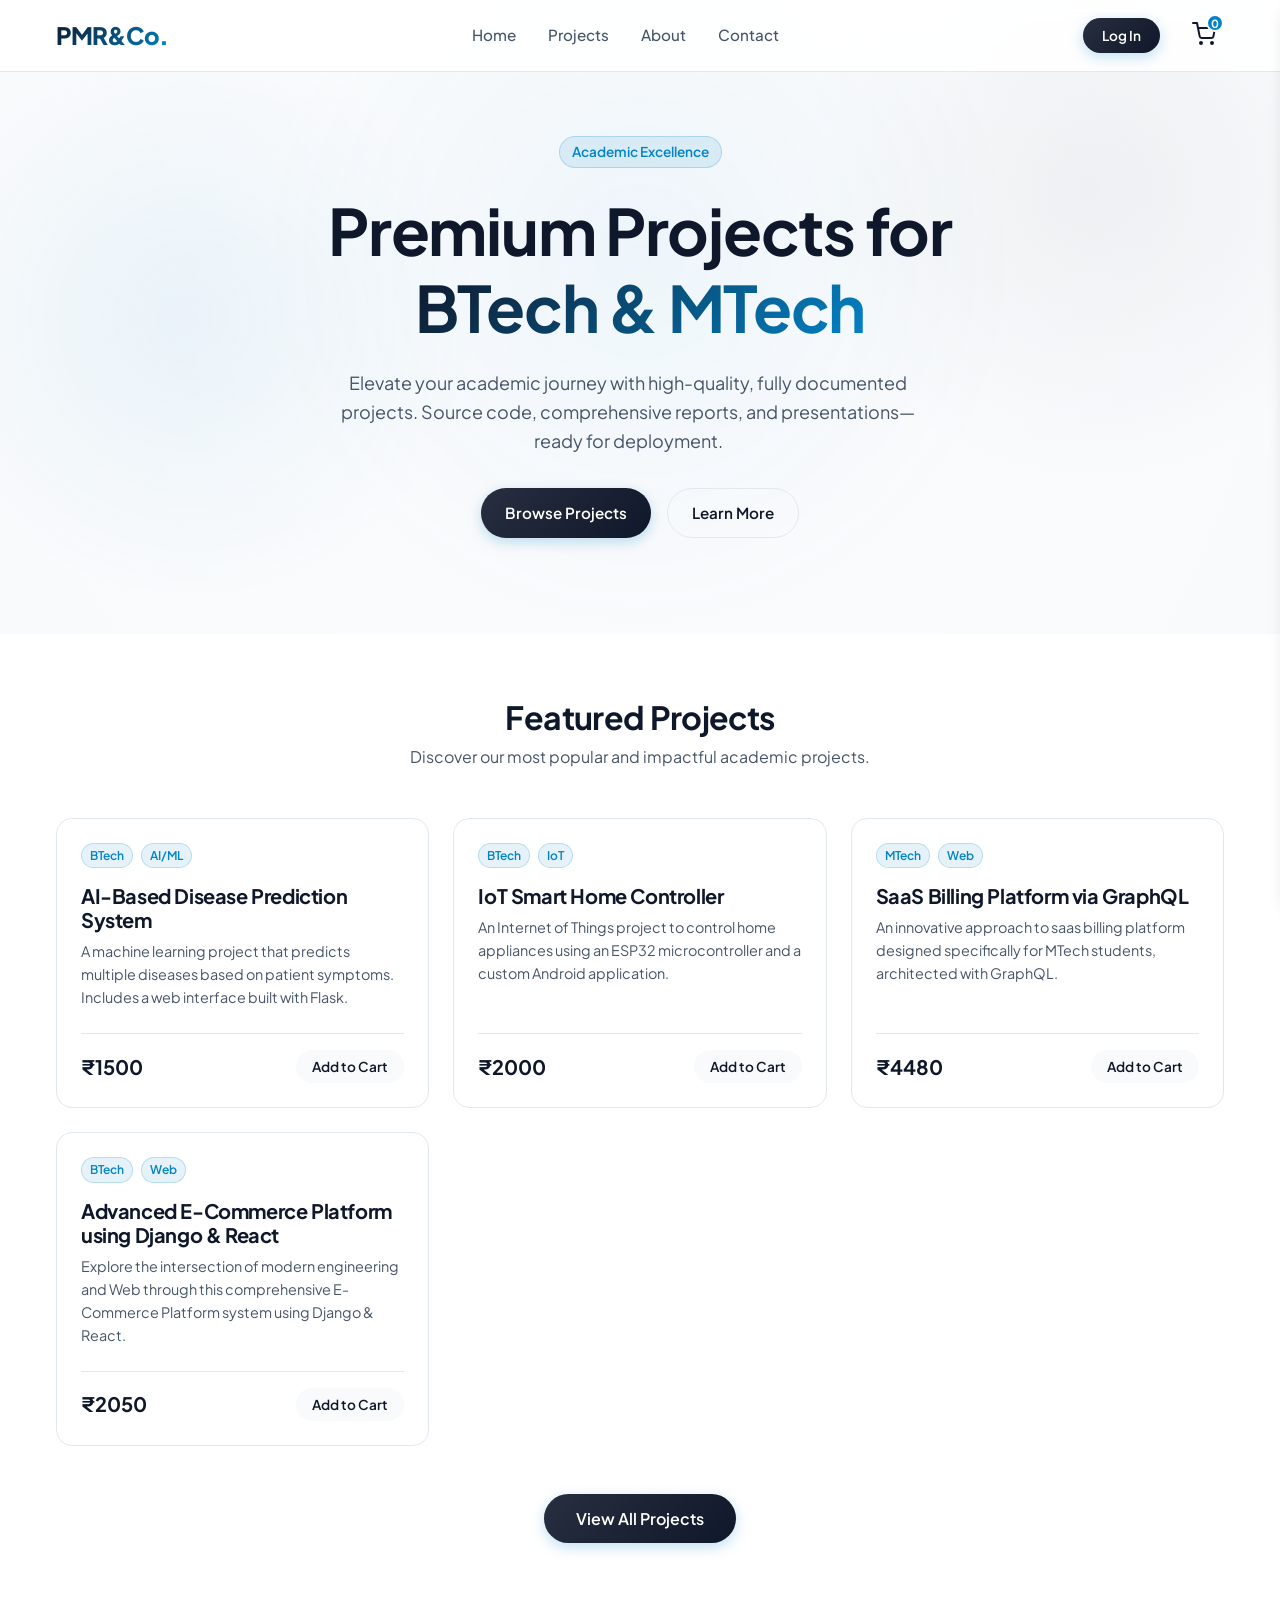
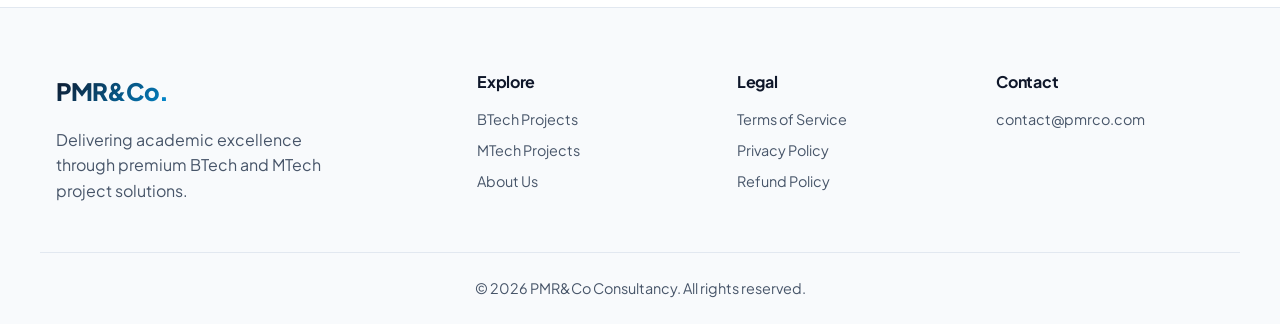
<file: index.html>
<!DOCTYPE html>
<html lang="en">
<head>
    <meta charset="UTF-8">
    <meta name="viewport" content="width=device-width, initial-scale=1.0">
    <meta name="description" content="PMR&Co Consultancy - Premium BTech & MTech Projects with complete documentation and presentations.">
    <title>PMR&Co Consultancy | Premium Academic Projects</title>
    
    <!-- Google Fonts: Plus Jakarta Sans -->
    <link rel="preconnect" href="https://fonts.googleapis.com">
    <link rel="preconnect" href="https://fonts.gstatic.com" crossorigin>
    <link href="https://fonts.googleapis.com/css2?family=Plus+Jakarta+Sans:wght@300;400;500;600;700&display=swap" rel="stylesheet">
    
    <link rel="stylesheet" href="styles.css">
    <link rel="icon" type="image/png" href="favicon.png">
</head>
<body>
    <!-- Navbar -->
    <header class="navbar">
        <div class="container nav-container">
            <a href="index.html" class="logo">PMR&Co<span>.</span></a>
            <nav class="nav-links">
                <a href="index.html" class="nav-link">Home</a>
                <a href="projects.html" class="nav-link">Projects</a>
                <a href="about.html" class="nav-link">About</a>
                <a href="contact.html" class="nav-link">Contact</a>
            </nav>
            <div class="nav-actions">
                <a href="login.html" class="nav-link" style="margin-right: var(--space-4); font-weight: 600; display: none;">Log In</a>
                <a href="login.html" class="btn btn-primary" style="padding: 0.4rem 1.2rem; font-size: 0.85rem; display: inline-flex; align-items: center; justify-content: center;">Log In</a>
                <button class="cart-btn" id="cart-btn" aria-label="Open cart" style="margin-left: var(--space-2);">
                    <svg width="24" height="24" viewBox="0 0 24 24" fill="none" stroke="currentColor" stroke-width="2" stroke-linecap="round" stroke-linejoin="round">
                        <circle cx="9" cy="21" r="1"></circle>
                        <circle cx="20" cy="21" r="1"></circle>
                        <path d="M1 1h4l2.68 13.39a2 2 0 0 0 2 1.61h9.72a2 2 0 0 0 2-1.61L23 6H6"></path>
                    </svg>
                    <span class="cart-badge" id="cart-badge">0</span>
                </button>
                <button class="mobile-menu-btn" id="mobile-menu-btn" aria-label="Toggle menu">
                    <svg width="24" height="24" viewBox="0 0 24 24" fill="none" stroke="currentColor" stroke-width="2" stroke-linecap="round" stroke-linejoin="round">
                        <line x1="3" y1="12" x2="21" y2="12"></line>
                        <line x1="3" y1="6" x2="21" y2="6"></line>
                        <line x1="3" y1="18" x2="21" y2="18"></line>
                    </svg>
                </button>
            </div>
        </div>
    </header>

    <!-- Main Content -->
    <main>
        <!-- Hero Section -->
        <section id="home" class="hero">
            <div class="container hero-container">
                <div class="hero-content">
                    <span class="hero-badge">Academic Excellence</span>
                    <h1 class="hero-title">Premium Projects for <br/><span>BTech & MTech</span></h1>
                    <p class="hero-subtitle">Elevate your academic journey with high-quality, fully documented projects. Source code, comprehensive reports, and presentations—ready for deployment.</p>
                    <div class="hero-actions">
                        <a href="projects.html" class="btn btn-primary">Browse Projects</a>
                        <a href="about.html" class="btn btn-secondary">Learn More</a>
                    </div>
                </div>
            </div>
            <div class="hero-bg-accent"></div>
        </section>

        <!-- Projects Section -->
        <section id="projects" class="projects-section">
            <div class="container">
                <div class="section-header">
                    <h2>Featured Projects</h2>
                    <p>Discover our most popular and impactful academic projects.</p>
                </div>
                
                <div class="projects-grid" id="projects-grid" data-limit="4">
                    <!-- Products will be dynamically injected here via JS -->
                </div>

                <div style="text-align: center; margin-top: var(--space-12);">
                    <a href="projects.html" class="btn btn-primary" style="padding: 0.75rem 2rem; font-size: 1rem;">View All Projects</a>
                </div>
            </div>
        </section>
    </main>

    <!-- Footer -->
    <footer class="footer">
        <div class="container footer-container">
            <div class="footer-brand">
                <a href="index.html" class="logo">PMR&Co<span>.</span></a>
                <p>Delivering academic excellence through premium BTech and MTech project solutions.</p>
            </div>
            <div class="footer-links">
                <div class="link-group">
                    <h3>Explore</h3>
                    <a href="projects.html">BTech Projects</a>
                    <a href="projects.html">MTech Projects</a>
                    <a href="about.html">About Us</a>
                </div>
                <div class="link-group">
                    <h3>Legal</h3>
                    <a href="legal.html">Terms of Service</a>
                    <a href="legal.html">Privacy Policy</a>
                    <a href="legal.html">Refund Policy</a>
                </div>
                <div class="link-group">
                    <h3>Contact</h3>
                    <a href="mailto:contact@pmrco.com">contact@pmrco.com</a>
                </div>
            </div>
        </div>
        <div class="container footer-bottom">
            <p>&copy; 2026 PMR&Co Consultancy. All rights reserved.</p>
        </div>
    </footer>

    <!-- Cart Sidebar -->
    <div class="cart-overlay" id="cart-overlay"></div>
    <div class="cart-sidebar" id="cart-sidebar">
        <div class="cart-header">
            <h2>Your Cart</h2>
            <button class="close-cart-btn" id="close-cart-btn">
                <svg width="24" height="24" viewBox="0 0 24 24" fill="none" stroke="currentColor" stroke-width="2" stroke-linecap="round" stroke-linejoin="round">
                    <line x1="18" y1="6" x2="6" y2="18"></line>
                    <line x1="6" y1="6" x2="18" y2="18"></line>
                </svg>
            </button>
        </div>
        <div class="cart-items" id="cart-items">
            <!-- Cart items will be injected here -->
            <div class="empty-cart-msg">Your cart is empty.</div>
        </div>
        <div class="cart-footer">
            <div class="cart-total">
                <span>Total</span>
                <span id="cart-total-price">₹0</span>
            </div>
            <button class="btn btn-primary checkout-btn" id="checkout-btn">Proceed to Checkout</button>
        </div>
    </div>

    <!-- Project Quick View Modal -->
    <div id="quick-view-modal" class="modal-overlay">
        <div class="modal-content">
            <button class="modal-close" id="close-modal-btn">
                <svg width="24" height="24" viewBox="0 0 24 24" fill="none" stroke="currentColor" stroke-width="2" stroke-linecap="round" stroke-linejoin="round">
                    <line x1="18" y1="6" x2="6" y2="18"></line>
                    <line x1="6" y1="6" x2="18" y2="18"></line>
                </svg>
            </button>
            <div class="modal-body">
                <div class="modal-badges" id="modal-badges"></div>
                <h2 id="modal-title" style="margin-bottom: var(--space-4); font-size: 1.75rem;">Project Title</h2>
                <p id="modal-desc" style="color: var(--clr-text-secondary); margin-bottom: var(--space-6); line-height: 1.6;"></p>
                
                <h3 style="font-size: 1.1rem; margin-bottom: var(--space-2);">What's Included:</h3>
                <ul id="modal-features" class="modal-features-list" style="margin-bottom: var(--space-8); padding-left: var(--space-4); color: var(--clr-text-secondary);">
                </ul>
                
                <div class="modal-footer" style="display: flex; align-items: center; justify-content: space-between; border-top: 1px solid var(--clr-border); padding-top: var(--space-6);">
                    <div id="modal-price" style="font-size: 1.5rem; font-weight: 700;">$0</div>
                    <button id="modal-add-cart-btn" class="btn btn-primary" style="padding: 0.75rem 1.5rem;">Add to Cart</button>
                </div>
            </div>
        </div>
    </div>

    <!-- Toast Notifications -->
    <div id="toast-container"></div>

    <!-- Data -->
    <script src="data.js"></script>
    <!-- Logic -->
    <script src="script.js"></script>
</body>
</html>
</file>
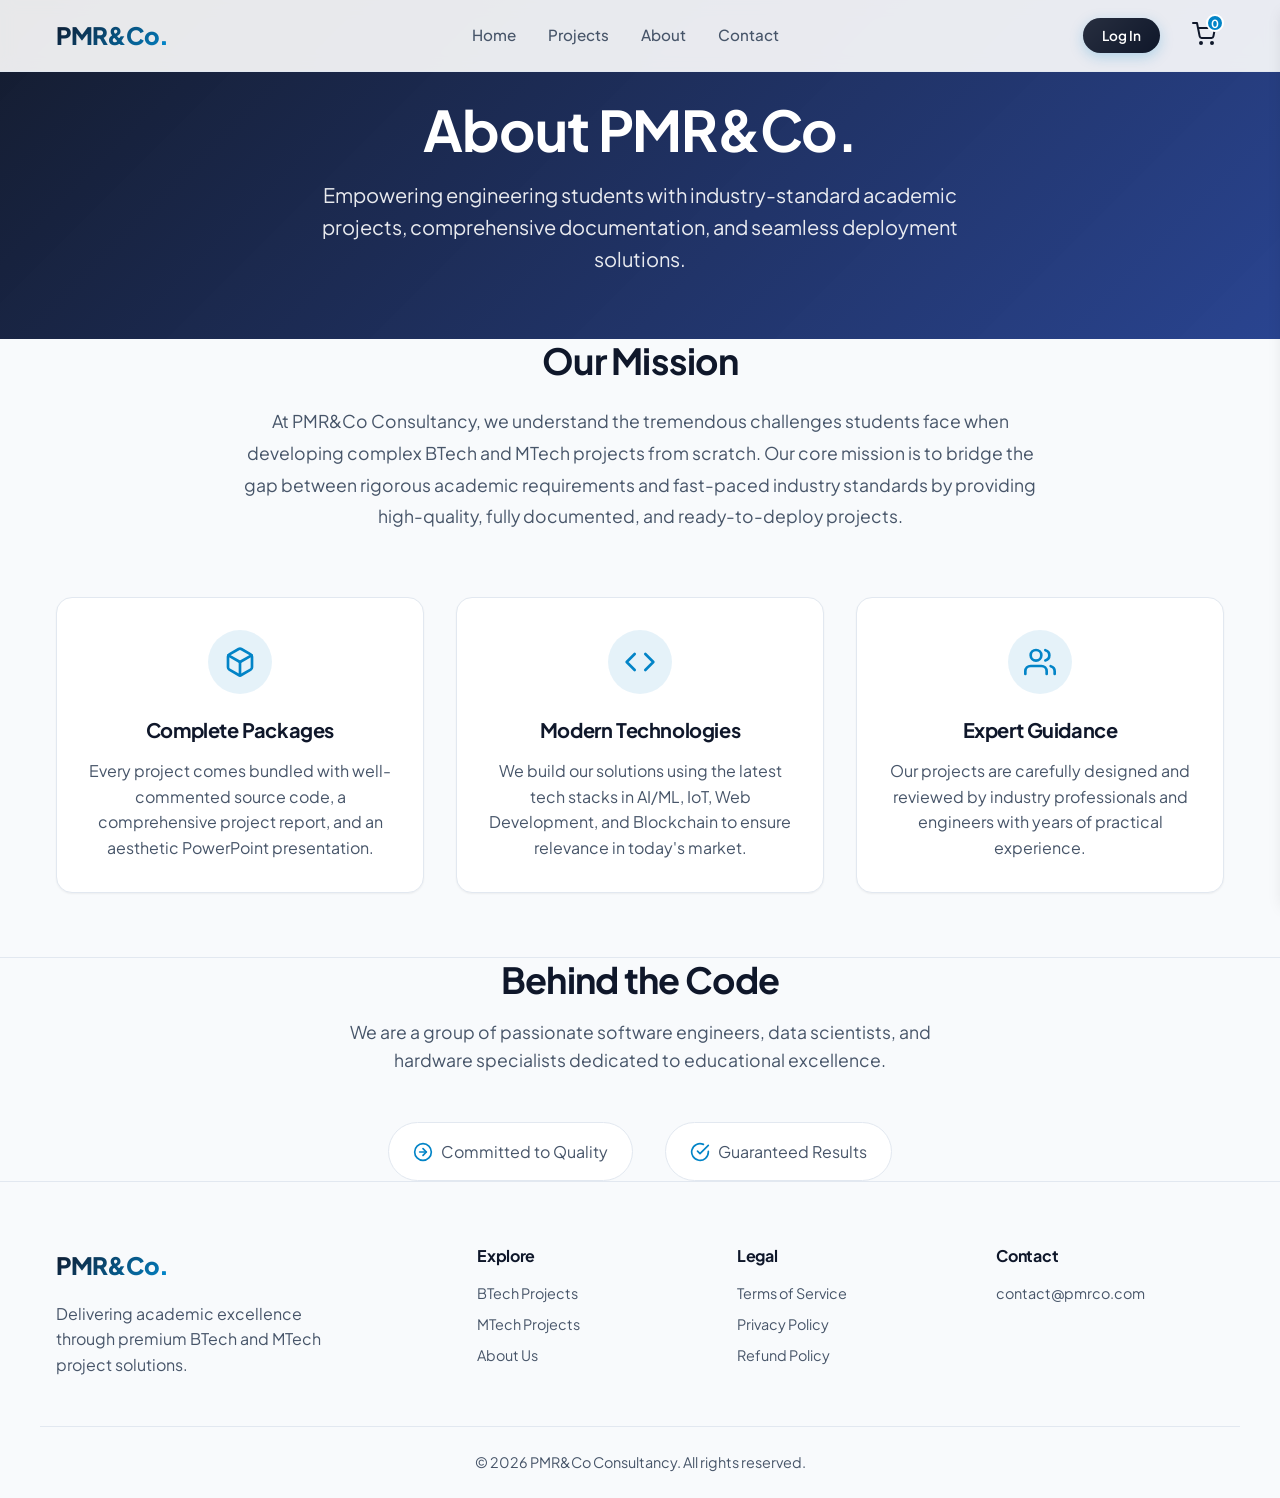
<file: about.html>
<!DOCTYPE html>
<html lang="en">
<head>
    <meta charset="UTF-8">
    <meta name="viewport" content="width=device-width, initial-scale=1.0">
    <meta name="description" content="About PMR&Co Consultancy - Premium academic project solutions.">
    <title>About Us | PMR&Co Consultancy</title>
    <link rel="preconnect" href="https://fonts.googleapis.com">
    <link rel="preconnect" href="https://fonts.gstatic.com" crossorigin>
    <link href="https://fonts.googleapis.com/css2?family=Plus+Jakarta+Sans:wght@300;400;500;600;700&display=swap" rel="stylesheet">
    <link rel="stylesheet" href="styles.css">
    <style>
        .about-hero {
            background: linear-gradient(135deg, rgba(15, 23, 42, 0.98), rgba(30, 58, 138, 0.95)), url('data:image/svg+xml;utf8,<svg width="20" height="20" xmlns="http://www.w3.org/2000/svg"><circle cx="2" cy="2" r="2" fill="rgba(255,255,255,0.05)"/></svg>');
            padding: var(--space-24) 0 var(--space-16) 0;
            color: white;
            text-align: center;
        }
        
        .about-hero h1 {
            font-size: 3.5rem;
            font-weight: 700;
            margin-bottom: var(--space-4);
            color: #ffffff;
        }
        
        .about-hero p {
            font-size: 1.25rem;
            color: rgba(255, 255, 255, 0.9);
            max-width: 700px;
            margin: 0 auto;
            line-height: 1.6;
        }

        .about-mission {
            padding: var(--space-20) 0;
            text-align: center;
        }
        
        .about-mission h2 {
            font-size: 2.25rem;
            margin-bottom: var(--space-6);
            color: var(--clr-text-primary);
        }

        .about-mission p {
            font-size: 1.1rem;
            color: var(--clr-text-secondary);
            max-width: 800px;
            margin: 0 auto;
            line-height: 1.8;
        }

        .features-grid {
            display: grid;
            grid-template-columns: repeat(auto-fit, minmax(300px, 1fr));
            gap: var(--space-8);
            padding: var(--space-16) 0;
        }

        .feature-card {
            background: var(--clr-surface);
            padding: var(--space-8);
            border-radius: var(--radius-xl);
            box-shadow: var(--shadow-sm);
            border: 1px solid var(--clr-border);
            text-align: center;
            transition: transform 0.3s ease, box-shadow 0.3s ease;
        }
        
        .feature-card:hover {
            transform: translateY(-5px);
            box-shadow: var(--shadow-lg);
            border-color: var(--clr-accent);
        }

        .feature-icon {
            width: 64px;
            height: 64px;
            background: rgba(2, 132, 199, 0.1);
            border-radius: 50%;
            display: flex;
            align-items: center;
            justify-content: center;
            margin: 0 auto var(--space-6) auto;
            color: var(--clr-accent);
        }

        .feature-card h3 {
            font-size: 1.25rem;
            margin-bottom: var(--space-4);
            color: var(--clr-text-primary);
        }

        .feature-card p {
            color: var(--clr-text-secondary);
            line-height: 1.6;
        }

        .team-section {
            background: var(--clr-bg-alt);
            padding: var(--space-20) 0;
            text-align: center;
            border-top: 1px solid var(--clr-border);
        }
        
        .team-section h2 {
            font-size: 2.25rem;
            margin-bottom: var(--space-4);
        }
        
        .team-section p.subtitle {
            color: var(--clr-text-secondary);
            max-width: 600px;
            margin: 0 auto var(--space-12) auto;
            font-size: 1.1rem;
        }
    </style>
    <link rel="icon" type="image/png" href="favicon.png">
</head>
<body>
    <!-- Navbar -->
    <header class="navbar">
        <div class="container nav-container">
            <a href="index.html" class="logo">PMR&Co<span>.</span></a>
            <nav class="nav-links">
                <a href="index.html" class="nav-link">Home</a>
                <a href="projects.html" class="nav-link">Projects</a>
                <a href="about.html" class="nav-link active">About</a>
                <a href="contact.html" class="nav-link">Contact</a>
            </nav>
            <div class="nav-actions">
                <div id="user-menu-container" style="position: relative; display: none;">
                    <button id="user-avatar-btn" style="background: var(--clr-accent); color: white; width: 40px; height: 40px; border-radius: 50%; border: none; font-weight: 600; cursor: pointer; display: flex; align-items: center; justify-content: center; box-shadow: var(--shadow-sm);">
                        U
                    </button>
                    <div id="user-dropdown" style="display: none; position: absolute; right: 0; top: 50px; background: var(--clr-surface); border: 1px solid var(--clr-border); border-radius: var(--radius-md); box-shadow: var(--shadow-md); min-width: 150px; flex-direction: column; overflow: hidden; z-index: 100;">
                        <a href="profile.html" style="padding: var(--space-3) var(--space-4); text-decoration: none; color: var(--clr-text-primary); font-size: 0.9rem; border-bottom: 1px solid var(--clr-border);">My Profile</a>
                        <button id="logout-btn" style="padding: var(--space-3) var(--space-4); text-align: left; background: none; border: none; color: #ef4444; font-size: 0.9rem; cursor: pointer; width: 100%;">Sign Out</button>
                    </div>
                </div>
                
                <a href="login.html" id="nav-login-btn" class="btn btn-primary" style="padding: 0.4rem 1.2rem; font-size: 0.85rem; display: inline-flex; align-items: center; justify-content: center;">Log In</a>
                
                <button class="cart-btn" id="cart-btn" aria-label="Open cart" style="margin-left: var(--space-2);">
                    <svg width="24" height="24" viewBox="0 0 24 24" fill="none" stroke="currentColor" stroke-width="2" stroke-linecap="round" stroke-linejoin="round">
                        <circle cx="9" cy="21" r="1"></circle>
                        <circle cx="20" cy="21" r="1"></circle>
                        <path d="M1 1h4l2.68 13.39a2 2 0 0 0 2 1.61h9.72a2 2 0 0 0 2-1.61L23 6H6"></path>
                    </svg>
                    <span class="cart-badge" id="cart-badge">0</span>
                </button>
            </div>
        </div>
    </header>

    <!-- Main Content -->
    <main>
        <!-- Hero -->
        <section class="about-hero">
            <div class="container">
                <h1>About PMR&Co.</h1>
                <p>Empowering engineering students with industry-standard academic projects, comprehensive documentation, and seamless deployment solutions.</p>
            </div>
        </section>

        <!-- Mission -->
        <section class="about-mission">
            <div class="container">
                <h2>Our Mission</h2>
                <p>At PMR&Co Consultancy, we understand the tremendous challenges students face when developing complex BTech and MTech projects from scratch. Our core mission is to bridge the gap between rigorous academic requirements and fast-paced industry standards by providing high-quality, fully documented, and ready-to-deploy projects.</p>
            </div>
        </section>

        <!-- Features/Why Choose Us Grid -->
        <section class="container" style="padding-bottom: var(--space-20);">
            <div class="features-grid">
                <!-- Feature 1 -->
                <div class="feature-card">
                    <div class="feature-icon">
                        <svg width="32" height="32" viewBox="0 0 24 24" fill="none" stroke="currentColor" stroke-width="2" stroke-linecap="round" stroke-linejoin="round">
                            <path d="M21 16V8a2 2 0 0 0-1-1.73l-7-4a2 2 0 0 0-2 0l-7 4A2 2 0 0 0 3 8v8a2 2 0 0 0 1 1.73l7 4a2 2 0 0 0 2 0l7-4A2 2 0 0 0 21 16z"></path>
                            <polyline points="3.27 6.96 12 12.01 20.73 6.96"></polyline>
                            <line x1="12" y1="22.08" x2="12" y2="12"></line>
                        </svg>
                    </div>
                    <h3>Complete Packages</h3>
                    <p>Every project comes bundled with well-commented source code, a comprehensive project report, and an aesthetic PowerPoint presentation.</p>
                </div>
                
                <!-- Feature 2 -->
                <div class="feature-card">
                    <div class="feature-icon">
                        <svg width="32" height="32" viewBox="0 0 24 24" fill="none" stroke="currentColor" stroke-width="2" stroke-linecap="round" stroke-linejoin="round">
                            <polyline points="16 18 22 12 16 6"></polyline>
                            <polyline points="8 6 2 12 8 18"></polyline>
                        </svg>
                    </div>
                    <h3>Modern Technologies</h3>
                    <p>We build our solutions using the latest tech stacks in AI/ML, IoT, Web Development, and Blockchain to ensure relevance in today's market.</p>
                </div>
                
                <!-- Feature 3 -->
                <div class="feature-card">
                    <div class="feature-icon">
                        <svg width="32" height="32" viewBox="0 0 24 24" fill="none" stroke="currentColor" stroke-width="2" stroke-linecap="round" stroke-linejoin="round">
                            <path d="M17 21v-2a4 4 0 0 0-4-4H5a4 4 0 0 0-4 4v2"></path>
                            <circle cx="9" cy="7" r="4"></circle>
                            <path d="M23 21v-2a4 4 0 0 0-3-3.87"></path>
                            <path d="M16 3.13a4 4 0 0 1 0 7.75"></path>
                        </svg>
                    </div>
                    <h3>Expert Guidance</h3>
                    <p>Our projects are carefully designed and reviewed by industry professionals and engineers with years of practical experience.</p>
                </div>
            </div>
        </section>

        <!-- Team -->
        <section class="team-section">
            <div class="container">
                <h2>Behind the Code</h2>
                <p class="subtitle">We are a group of passionate software engineers, data scientists, and hardware specialists dedicated to educational excellence.</p>
                
                <div style="display: flex; justify-content: center; gap: var(--space-8); flex-wrap: wrap;">
                    <div style="display: flex; align-items: center; gap: var(--space-2); color: var(--clr-text-secondary); background: var(--clr-surface); padding: var(--space-4) var(--space-6); border-radius: 100px; border: 1px solid var(--clr-border);">
                        <svg width="20" height="20" viewBox="0 0 24 24" fill="none" stroke="var(--clr-accent)" stroke-width="2" stroke-linecap="round" stroke-linejoin="round"><circle cx="12" cy="12" r="10"></circle><polyline points="12 16 16 12 12 8"></polyline><line x1="8" y1="12" x2="16" y2="12"></line></svg>
                        <span>Committed to Quality</span>
                    </div>
                    <div style="display: flex; align-items: center; gap: var(--space-2); color: var(--clr-text-secondary); background: var(--clr-surface); padding: var(--space-4) var(--space-6); border-radius: 100px; border: 1px solid var(--clr-border);">
                        <svg width="20" height="20" viewBox="0 0 24 24" fill="none" stroke="var(--clr-accent)" stroke-width="2" stroke-linecap="round" stroke-linejoin="round"><path d="M22 11.08V12a10 10 0 1 1-5.93-9.14"></path><polyline points="22 4 12 14.01 9 11.01"></polyline></svg>
                        <span>Guaranteed Results</span>
                    </div>
                </div>
            </div>
        </section>
    </main>

    <!-- Footer -->
    <footer class="footer">
        <div class="container footer-container">
            <div class="footer-brand">
                <a href="index.html" class="logo">PMR&Co<span>.</span></a>
                <p>Delivering academic excellence through premium BTech and MTech project solutions.</p>
            </div>
            <div class="footer-links">
                <div class="link-group">
                    <h3>Explore</h3>
                    <a href="projects.html">BTech Projects</a>
                    <a href="projects.html">MTech Projects</a>
                    <a href="about.html">About Us</a>
                </div>
                <div class="link-group">
                    <h3>Legal</h3>
                    <a href="legal.html">Terms of Service</a>
                    <a href="legal.html">Privacy Policy</a>
                    <a href="legal.html">Refund Policy</a>
                </div>
                <div class="link-group">
                    <h3>Contact</h3>
                    <a href="mailto:contact@pmrco.com">contact@pmrco.com</a>
                </div>
            </div>
        </div>
        <div class="container footer-bottom">
            <p>&copy; 2026 PMR&Co Consultancy. All rights reserved.</p>
        </div>
    </footer>

    <!-- Cart Sidebar -->
    <div class="cart-overlay" id="cart-overlay"></div>
    <div class="cart-sidebar" id="cart-sidebar">
        <div class="cart-header">
            <h2>Your Cart</h2>
            <button class="close-cart-btn" id="close-cart-btn">
                <svg width="24" height="24" viewBox="0 0 24 24" fill="none" stroke="currentColor" stroke-width="2" stroke-linecap="round" stroke-linejoin="round">
                    <line x1="18" y1="6" x2="6" y2="18"></line>
                    <line x1="6" y1="6" x2="18" y2="18"></line>
                </svg>
            </button>
        </div>
        <div class="cart-items" id="cart-items"></div>
        <div class="cart-footer">
            <div class="cart-total">
                <span>Total</span>
                <span id="cart-total-price">₹0</span>
            </div>
            <button class="btn btn-primary checkout-btn" id="checkout-btn">Proceed to Checkout</button>
        </div>
    </div>

    <script src="data.js"></script>
    <script src="script.js"></script>
</body>
</html>
</file>
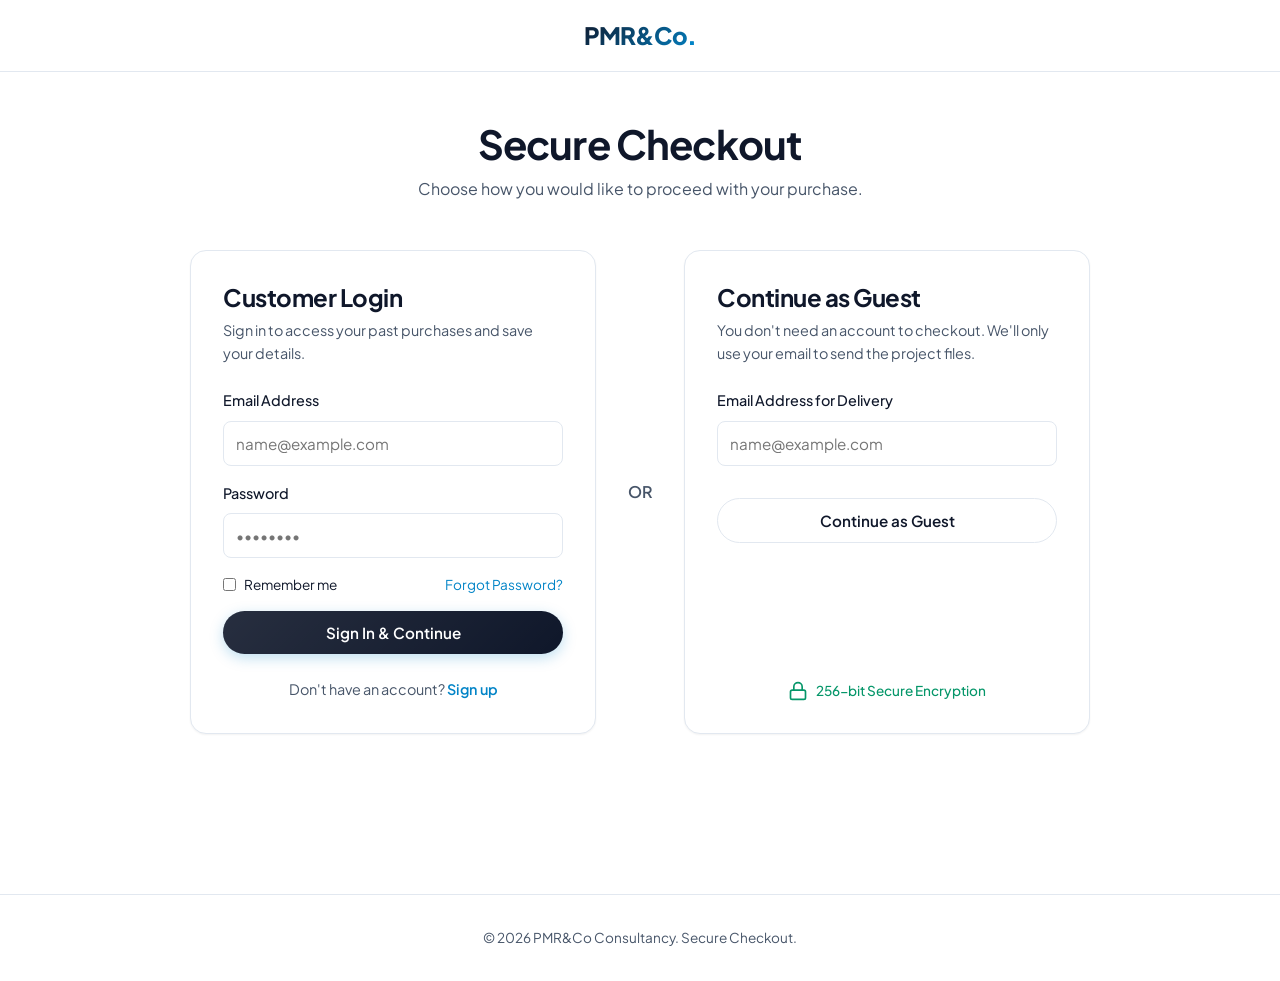
<file: checkout.html>
<!DOCTYPE html>
<html lang="en">
<head>
    <meta charset="UTF-8">
    <meta name="viewport" content="width=device-width, initial-scale=1.0">
    <meta name="description" content="Checkout - PMR&Co Consultancy">
    <title>Checkout | PMR&Co Consultancy</title>
    <link rel="preconnect" href="https://fonts.googleapis.com">
    <link rel="preconnect" href="https://fonts.gstatic.com" crossorigin>
    <link href="https://fonts.googleapis.com/css2?family=Plus+Jakarta+Sans:wght@300;400;500;600;700&display=swap" rel="stylesheet">
    <link rel="stylesheet" href="styles.css">
    <link rel="icon" type="image/png" href="favicon.png">
</head>
<body style="background-color: var(--clr-surface);">
    <!-- Minimal Navbar for Checkout -->
    <header class="navbar" style="position: static; border-bottom: 1px solid var(--clr-border);">
        <div class="container nav-container" style="justify-content: center;">
            <a href="index.html" class="logo">PMR&Co<span>.</span></a>
        </div>
    </header>

    <!-- Main Content -->
    <main class="checkout-main">
        <div class="container checkout-container">
            <div class="checkout-header">
                <h1>Secure Checkout</h1>
                <p>Choose how you would like to proceed with your purchase.</p>
            </div>

            <div class="checkout-grid">
                <!-- Login Section -->
                <div class="checkout-card login-card">
                    <h2>Customer Login</h2>
                    <p class="checkout-subtitle">Sign in to access your past purchases and save your details.</p>
                    
                    <form onsubmit="event.preventDefault(); window.location.href='payment.html';">
                        <div class="form-group">
                            <label for="login-email">Email Address</label>
                            <input type="email" id="login-email" required placeholder="name@example.com">
                        </div>
                        <div class="form-group">
                            <label for="login-password">Password</label>
                            <input type="password" id="login-password" required placeholder="••••••••">
                        </div>
                        <div class="form-options" style="display: flex; justify-content: space-between; margin-bottom: var(--space-4); font-size: 0.85rem;">
                            <label style="display: flex; align-items: center; gap: 0.5rem; cursor: pointer;">
                                <input type="checkbox"> Remember me
                            </label>
                            <a href="forgot-password.html" style="color: var(--clr-accent);">Forgot Password?</a>
                        </div>
                        <button type="submit" class="btn btn-primary" style="width: 100%;">Sign In & Continue</button>
                    </form>
                    
                    <div style="text-align: center; margin-top: var(--space-6); font-size: 0.9rem; color: var(--clr-text-secondary);">
                        Don't have an account? <a href="signup.html" style="color: var(--clr-accent); font-weight: 600;">Sign up</a>
                    </div>
                </div>

                <div class="checkout-divider">
                    <span>OR</span>
                </div>

                <!-- Guest Section -->
                <div class="checkout-card guest-card">
                    <h2>Continue as Guest</h2>
                    <p class="checkout-subtitle">You don't need an account to checkout. We'll only use your email to send the project files.</p>
                    
                    <form onsubmit="event.preventDefault(); window.location.href='payment.html';">
                        <div class="form-group">
                            <label for="guest-email">Email Address for Delivery</label>
                            <input type="email" id="guest-email" required placeholder="name@example.com">
                        </div>
                        <div style="margin-top: var(--space-8);">
                            <button type="submit" class="btn btn-secondary" style="width: 100%;">Continue as Guest</button>
                        </div>
                    </form>
                    
                    <div class="secure-badge">
                        <svg width="20" height="20" viewBox="0 0 24 24" fill="none" stroke="currentColor" stroke-width="2" stroke-linecap="round" stroke-linejoin="round">
                            <rect x="3" y="11" width="18" height="11" rx="2" ry="2"></rect>
                            <path d="M7 11V7a5 5 0 0 1 10 0v4"></path>
                        </svg>
                        <span>256-bit Secure Encryption</span>
                    </div>
                </div>
            </div>
        </div>
    </main>

    <!-- Minimal Footer -->
    <footer style="padding: var(--space-8) 0; text-align: center; border-top: 1px solid var(--clr-border); margin-top: var(--space-16);">
        <p style="color: var(--clr-text-secondary); font-size: 0.85rem;">&copy; 2026 PMR&Co Consultancy. Secure Checkout.</p>
    </footer>
    <script>
        // Auto-redirect if the user is already logged in
        if (localStorage.getItem('pmr_token')) {
            window.location.href = 'payment.html';
        }
    </script>
</body>
</html>
</file>
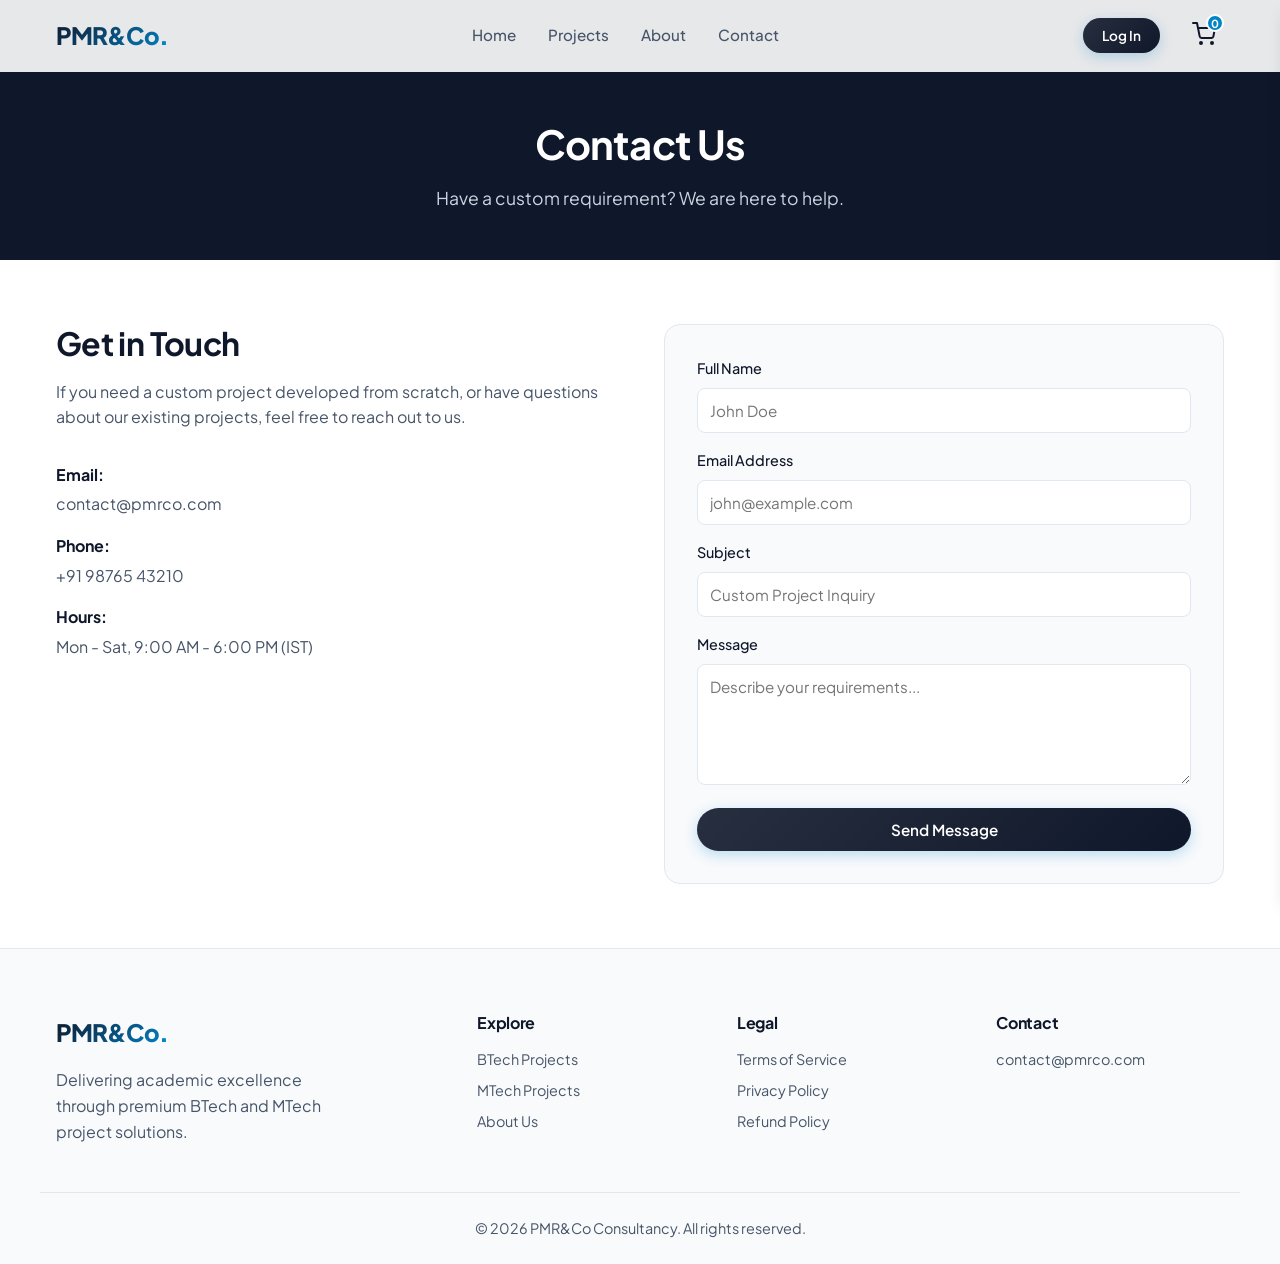
<file: contact.html>
<!DOCTYPE html>
<html lang="en">
<head>
    <meta charset="UTF-8">
    <meta name="viewport" content="width=device-width, initial-scale=1.0">
    <meta name="description" content="Contact PMR&Co Consultancy for custom academic projects.">
    <title>Contact Us | PMR&Co Consultancy</title>
    <link rel="preconnect" href="https://fonts.googleapis.com">
    <link rel="preconnect" href="https://fonts.gstatic.com" crossorigin>
    <link href="https://fonts.googleapis.com/css2?family=Plus+Jakarta+Sans:wght@300;400;500;600;700&display=swap" rel="stylesheet">
    <link rel="stylesheet" href="styles.css">
    <link rel="icon" type="image/png" href="favicon.png">
</head>
<body>
    <!-- Navbar -->
    <header class="navbar">
        <div class="container nav-container">
            <a href="index.html" class="logo">PMR&Co<span>.</span></a>
            <nav class="nav-links">
                <a href="index.html" class="nav-link">Home</a>
                <a href="projects.html" class="nav-link">Projects</a>
                <a href="about.html" class="nav-link">About</a>
                <a href="contact.html" class="nav-link">Contact</a>
            </nav>
            <div class="nav-actions">
                <a href="login.html" class="btn btn-primary" style="padding: 0.4rem 1.2rem; font-size: 0.85rem; display: inline-flex; align-items: center; justify-content: center;">Log In</a>
                <button class="cart-btn" id="cart-btn" aria-label="Open cart" style="margin-left: var(--space-2);">
                    <svg width="24" height="24" viewBox="0 0 24 24" fill="none" stroke="currentColor" stroke-width="2" stroke-linecap="round" stroke-linejoin="round">
                        <circle cx="9" cy="21" r="1"></circle>
                        <circle cx="20" cy="21" r="1"></circle>
                        <path d="M1 1h4l2.68 13.39a2 2 0 0 0 2 1.61h9.72a2 2 0 0 0 2-1.61L23 6H6"></path>
                    </svg>
                    <span class="cart-badge" id="cart-badge">0</span>
                </button>
            </div>
        </div>
    </header>

    <!-- Main Content -->
    <main>
        <section class="page-header">
            <div class="container">
                <h1>Contact Us</h1>
                <p>Have a custom requirement? We are here to help.</p>
            </div>
        </section>

        <section class="contact-section">
            <div class="container">
                <div class="contact-grid">
                    <div class="contact-info">
                        <h2>Get in Touch</h2>
                        <p>If you need a custom project developed from scratch, or have questions about our existing projects, feel free to reach out to us.</p>
                        
                        <div class="contact-details">
                            <div class="contact-item">
                                <strong>Email:</strong>
                                <a href="mailto:contact@pmrco.com">contact@pmrco.com</a>
                            </div>
                            <div class="contact-item">
                                <strong>Phone:</strong>
                                <span>+91 98765 43210</span>
                            </div>
                            <div class="contact-item">
                                <strong>Hours:</strong>
                                <span>Mon - Sat, 9:00 AM - 6:00 PM (IST)</span>
                            </div>
                        </div>
                    </div>
                    
                    <div class="contact-form-container">
                        <form id="contact-form" class="contact-form">
                            <div class="form-group">
                                <label for="name">Full Name</label>
                                <input type="text" id="name" required placeholder="John Doe">
                            </div>
                            <div class="form-group">
                                <label for="email">Email Address</label>
                                <input type="email" id="email" required placeholder="john@example.com">
                            </div>
                            <div class="form-group">
                                <label for="subject">Subject</label>
                                <input type="text" id="subject" required placeholder="Custom Project Inquiry">
                            </div>
                            <div class="form-group">
                                <label for="message">Message</label>
                                <textarea id="message" rows="5" required placeholder="Describe your requirements..."></textarea>
                            </div>
                            <button type="submit" class="btn btn-primary" style="width: 100%;">Send Message</button>
                        </form>
                    </div>
                </div>
            </div>
        </section>
    </main>

    <!-- Footer -->
    <footer class="footer">
        <div class="container footer-container">
            <div class="footer-brand">
                <a href="index.html" class="logo">PMR&Co<span>.</span></a>
                <p>Delivering academic excellence through premium BTech and MTech project solutions.</p>
            </div>
            <div class="footer-links">
                <div class="link-group">
                    <h3>Explore</h3>
                    <a href="projects.html">BTech Projects</a>
                    <a href="projects.html">MTech Projects</a>
                    <a href="about.html">About Us</a>
                </div>
                <div class="link-group">
                    <h3>Legal</h3>
                    <a href="legal.html">Terms of Service</a>
                    <a href="legal.html">Privacy Policy</a>
                    <a href="legal.html">Refund Policy</a>
                </div>
                <div class="link-group">
                    <h3>Contact</h3>
                    <a href="mailto:contact@pmrco.com">contact@pmrco.com</a>
                </div>
            </div>
        </div>
        <div class="container footer-bottom">
            <p>&copy; 2026 PMR&Co Consultancy. All rights reserved.</p>
        </div>
    </footer>

    <!-- Cart Sidebar -->
    <div class="cart-overlay" id="cart-overlay"></div>
    <div class="cart-sidebar" id="cart-sidebar">
        <div class="cart-header">
            <h2>Your Cart</h2>
            <button class="close-cart-btn" id="close-cart-btn">
                <svg width="24" height="24" viewBox="0 0 24 24" fill="none" stroke="currentColor" stroke-width="2" stroke-linecap="round" stroke-linejoin="round">
                    <line x1="18" y1="6" x2="6" y2="18"></line>
                    <line x1="6" y1="6" x2="18" y2="18"></line>
                </svg>
            </button>
        </div>
        <div class="cart-items" id="cart-items"></div>
        <div class="cart-footer">
            <div class="cart-total">
                <span>Total</span>
                <span id="cart-total-price">₹0</span>
            </div>
            <button class="btn btn-primary checkout-btn" id="checkout-btn">Proceed to Checkout</button>
        </div>
    </div>

    <script src="data.js"></script>
    <script src="script.js"></script>
</body>
</html>
</file>
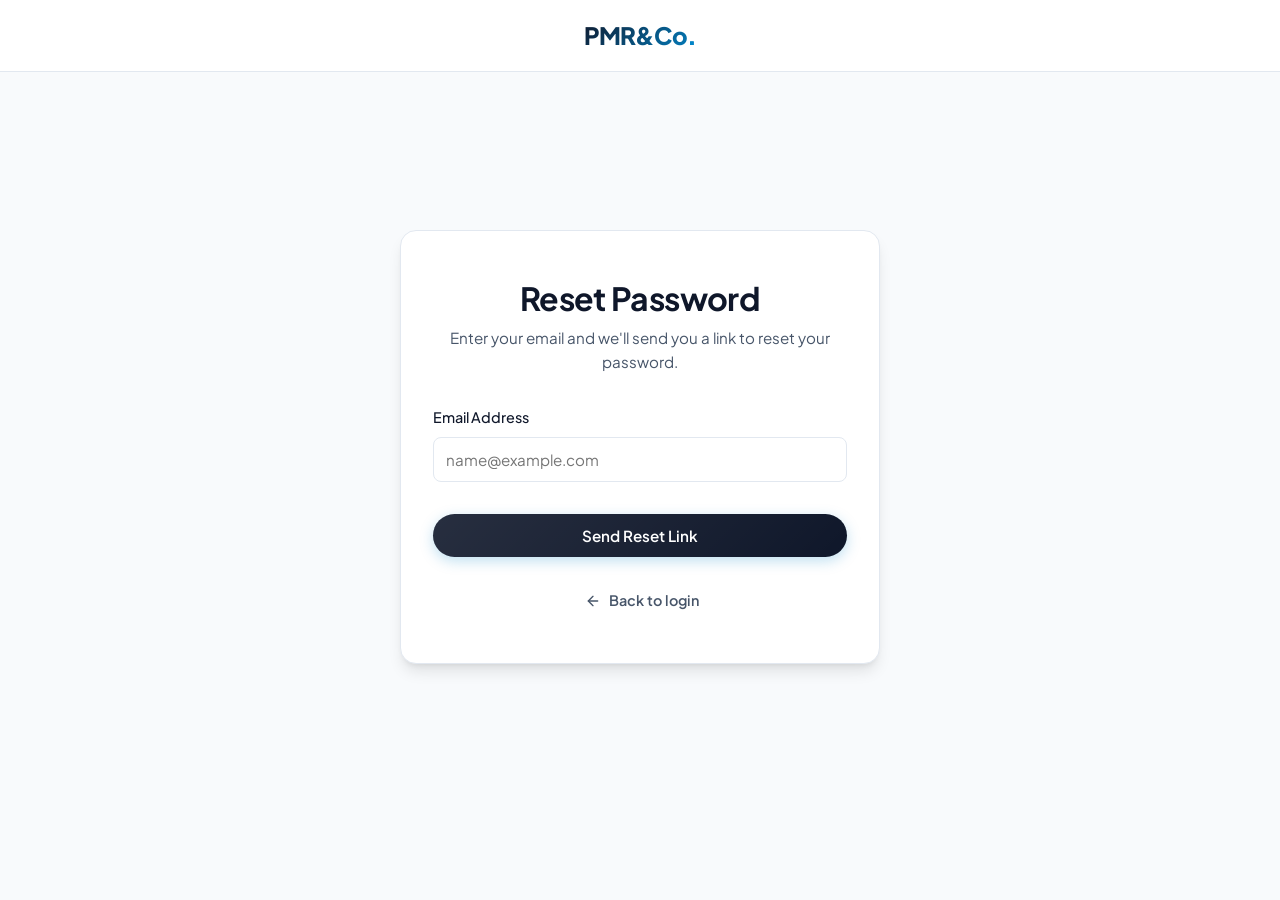
<file: forgot-password.html>
<!DOCTYPE html>
<html lang="en">
<head>
    <meta charset="UTF-8">
    <meta name="viewport" content="width=device-width, initial-scale=1.0">
    <meta name="description" content="Reset your password for PMR&Co Consultancy.">
    <title>Forgot Password | PMR&Co Consultancy</title>
    <link rel="preconnect" href="https://fonts.googleapis.com">
    <link rel="preconnect" href="https://fonts.gstatic.com" crossorigin>
    <link href="https://fonts.googleapis.com/css2?family=Plus+Jakarta+Sans:wght@300;400;500;600;700&display=swap" rel="stylesheet">
    <link rel="stylesheet" href="styles.css">
    <link rel="icon" type="image/png" href="favicon.png">
</head>
<body>
    <!-- Minimal Navbar -->
    <header class="navbar" style="position: static; border-bottom: 1px solid var(--clr-border);">
        <div class="container nav-container" style="justify-content: center;">
            <a href="index.html" class="logo">PMR&Co<span>.</span></a>
        </div>
    </header>

    <main class="auth-main">
        <div class="auth-card">
            <div class="auth-header">
                <h1>Reset Password</h1>
                <p>Enter your email and we'll send you a link to reset your password.</p>
            </div>

            <form onsubmit="event.preventDefault(); alert('Password reset link has been sent to your email.'); window.location.href='login.html';">
                <div class="form-group" style="margin-bottom: var(--space-8);">
                    <label for="email">Email Address</label>
                    <input type="email" id="email" required placeholder="name@example.com">
                </div>
                <button type="submit" class="btn btn-primary" style="width: 100%;">Send Reset Link</button>
            </form>

            <div class="auth-footer">
                <a href="login.html" style="display: inline-flex; align-items: center; gap: 0.5rem; color: var(--clr-text-secondary); text-decoration: none;">
                    <svg width="16" height="16" viewBox="0 0 24 24" fill="none" stroke="currentColor" stroke-width="2" stroke-linecap="round" stroke-linejoin="round">
                        <line x1="19" y1="12" x2="5" y2="12"></line>
                        <polyline points="12 19 5 12 12 5"></polyline>
                    </svg>
                    Back to login
                </a>
            </div>
        </div>
    </main>
</body>
</html>
</file>
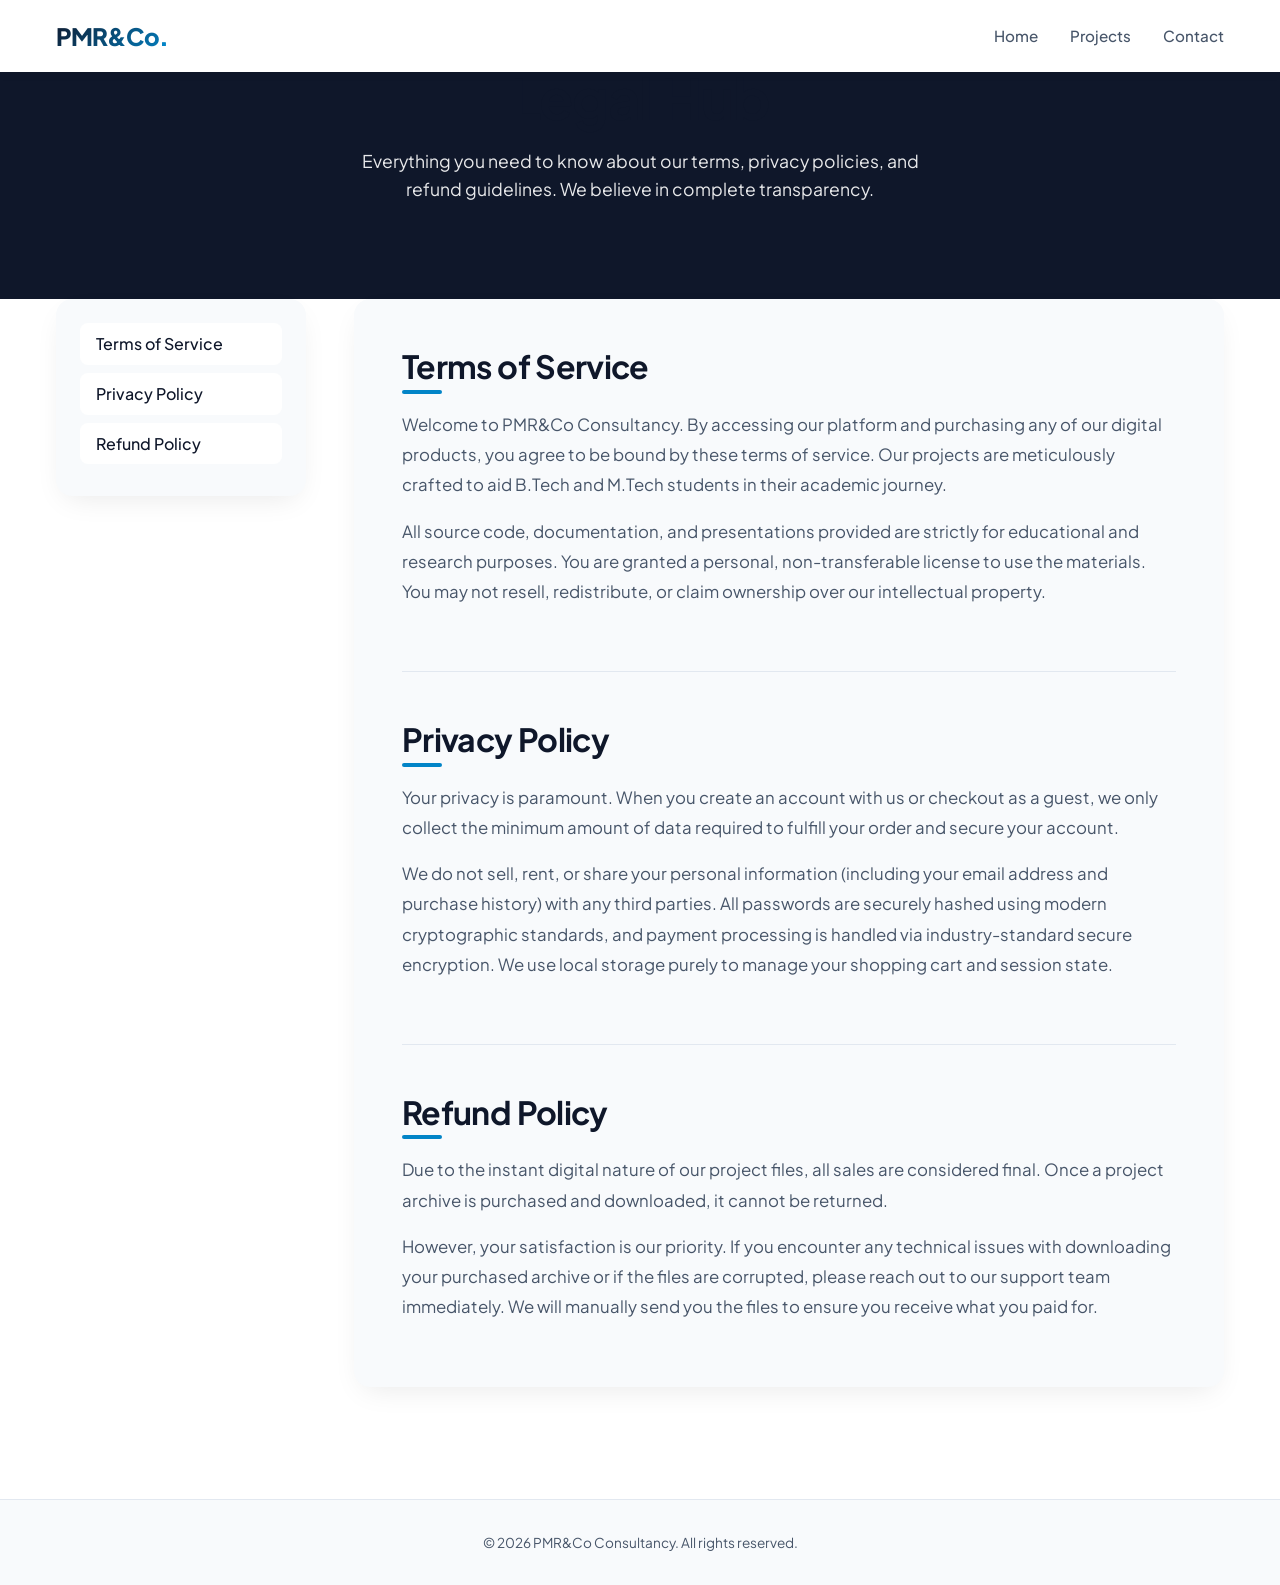
<file: legal.html>
<!DOCTYPE html>
<html lang="en">
<head>
    <meta charset="UTF-8">
    <meta name="viewport" content="width=device-width, initial-scale=1.0">
    <meta name="description" content="Legal terms and policies for PMR&Co Consultancy.">
    <title>Legal | PMR&Co Consultancy</title>
    <link rel="preconnect" href="https://fonts.googleapis.com">
    <link rel="preconnect" href="https://fonts.gstatic.com" crossorigin>
    <link href="https://fonts.googleapis.com/css2?family=Plus+Jakarta+Sans:wght@300;400;500;600;700&display=swap" rel="stylesheet">
    <link rel="stylesheet" href="styles.css">
    <style>
        .legal-header {
            background-color: var(--clr-primary);
            color: white;
            padding: var(--space-16) 0 var(--space-24) 0;
            text-align: center;
        }
        .legal-header h1 {
            font-size: 3.5rem;
            margin-bottom: var(--space-4);
            letter-spacing: -0.02em;
        }
        .legal-header p {
            font-size: 1.1rem;
            opacity: 0.9;
            max-width: 600px;
            margin: 0 auto;
            line-height: 1.6;
        }
        .legal-layout {
            display: grid;
            grid-template-columns: 250px 1fr;
            gap: var(--space-12);
            margin-top: -var(--space-12);
            padding-bottom: var(--space-16);
        }
        @media (max-width: 768px) {
            .legal-layout {
                grid-template-columns: 1fr;
                gap: var(--space-8);
            }
        }
        .legal-nav {
            background-color: var(--clr-bg);
            border-radius: var(--radius-xl);
            padding: var(--space-6);
            box-shadow: 0 10px 30px -10px rgba(0,0,0,0.1);
            position: sticky;
            top: 100px;
            height: fit-content;
        }
        .legal-nav ul {
            list-style: none;
            padding: 0;
            margin: 0;
        }
        .legal-nav li {
            margin-bottom: var(--space-2);
        }
        .legal-nav a {
            display: block;
            padding: var(--space-2) var(--space-4);
            color: var(--clr-text-secondary);
            text-decoration: none;
            border-radius: var(--radius-md);
            transition: all var(--transition-fast);
            font-weight: 500;
        }
        .legal-nav a:hover, .legal-nav a.active {
            background-color: var(--clr-surface);
            color: var(--clr-primary);
        }
        .legal-content-wrapper {
            background-color: var(--clr-bg);
            border-radius: var(--radius-xl);
            padding: var(--space-12);
            box-shadow: 0 10px 30px -10px rgba(0,0,0,0.1);
        }
        .legal-section {
            margin-bottom: var(--space-12);
            padding-bottom: var(--space-12);
            border-bottom: 1px solid var(--clr-border);
        }
        .legal-section:last-child {
            margin-bottom: 0;
            padding-bottom: 0;
            border-bottom: none;
        }
        .legal-section h2 {
            font-size: 2rem;
            margin-bottom: var(--space-6);
            color: var(--clr-text-primary);
            position: relative;
        }
        .legal-section h2::before {
            content: '';
            position: absolute;
            bottom: -8px;
            left: 0;
            width: 40px;
            height: 4px;
            background-color: var(--clr-accent);
            border-radius: 2px;
        }
        .legal-section p {
            color: var(--clr-text-secondary);
            line-height: 1.8;
            margin-bottom: var(--space-4);
            font-size: 1.05rem;
        }
    </style>
    <link rel="icon" type="image/png" href="favicon.png">
</head>
<body style="background-color: var(--clr-surface);">
    <!-- Minimal Navbar -->
    <header class="navbar" style="background-color: white; border-bottom: none; box-shadow: 0 2px 10px rgba(0,0,0,0.05);">
        <div class="container nav-container">
            <a href="index.html" class="logo">PMR&Co<span>.</span></a>
            <nav class="nav-links">
                <a href="index.html" class="nav-link">Home</a>
                <a href="projects.html" class="nav-link">Projects</a>
                <a href="contact.html" class="nav-link">Contact</a>
            </nav>
        </div>
    </header>

    <div class="legal-header">
        <div class="container">
            <h1>Legal Hub</h1>
            <p>Everything you need to know about our terms, privacy policies, and refund guidelines. We believe in complete transparency.</p>
        </div>
    </div>

    <main class="container">
        <div class="legal-layout">
            <!-- Sidebar Navigation -->
            <nav class="legal-nav">
                <ul>
                    <li><a href="#terms" class="active">Terms of Service</a></li>
                    <li><a href="#privacy">Privacy Policy</a></li>
                    <li><a href="#refund">Refund Policy</a></li>
                </ul>
            </nav>

            <!-- Content Area -->
            <div class="legal-content-wrapper">
                <section id="terms" class="legal-section">
                    <h2>Terms of Service</h2>
                    <p>Welcome to PMR&Co Consultancy. By accessing our platform and purchasing any of our digital products, you agree to be bound by these terms of service. Our projects are meticulously crafted to aid B.Tech and M.Tech students in their academic journey.</p>
                    <p>All source code, documentation, and presentations provided are strictly for educational and research purposes. You are granted a personal, non-transferable license to use the materials. You may not resell, redistribute, or claim ownership over our intellectual property.</p>
                </section>

                <section id="privacy" class="legal-section">
                    <h2>Privacy Policy</h2>
                    <p>Your privacy is paramount. When you create an account with us or checkout as a guest, we only collect the minimum amount of data required to fulfill your order and secure your account.</p>
                    <p>We do not sell, rent, or share your personal information (including your email address and purchase history) with any third parties. All passwords are securely hashed using modern cryptographic standards, and payment processing is handled via industry-standard secure encryption. We use local storage purely to manage your shopping cart and session state.</p>
                </section>

                <section id="refund" class="legal-section">
                    <h2>Refund Policy</h2>
                    <p>Due to the instant digital nature of our project files, all sales are considered final. Once a project archive is purchased and downloaded, it cannot be returned.</p>
                    <p>However, your satisfaction is our priority. If you encounter any technical issues with downloading your purchased archive or if the files are corrupted, please reach out to our support team immediately. We will manually send you the files to ensure you receive what you paid for.</p>
                </section>
            </div>
        </div>
    </main>

    <!-- Simple Footer -->
    <footer style="padding: var(--space-8) 0; text-align: center; border-top: 1px solid var(--clr-border); background-color: var(--clr-bg); margin-top: var(--space-12);">
        <p style="color: var(--clr-text-secondary); font-size: 0.85rem;">&copy; 2026 PMR&Co Consultancy. All rights reserved.</p>
    </footer>

    <script>
        // Simple scroll spy for legal nav
        document.addEventListener('DOMContentLoaded', () => {
            const links = document.querySelectorAll('.legal-nav a');
            const sections = document.querySelectorAll('.legal-section');

            window.addEventListener('scroll', () => {
                let current = '';
                sections.forEach(section => {
                    const sectionTop = section.offsetTop;
                    if (pageYOffset >= sectionTop - 150) {
                        current = section.getAttribute('id');
                    }
                });

                links.forEach(link => {
                    link.classList.remove('active');
                    if (link.getAttribute('href').includes(current)) {
                        link.classList.add('active');
                    }
                });
            });
        });
    </script>
    <script src="script.js"></script>
</body>
</html>
</file>
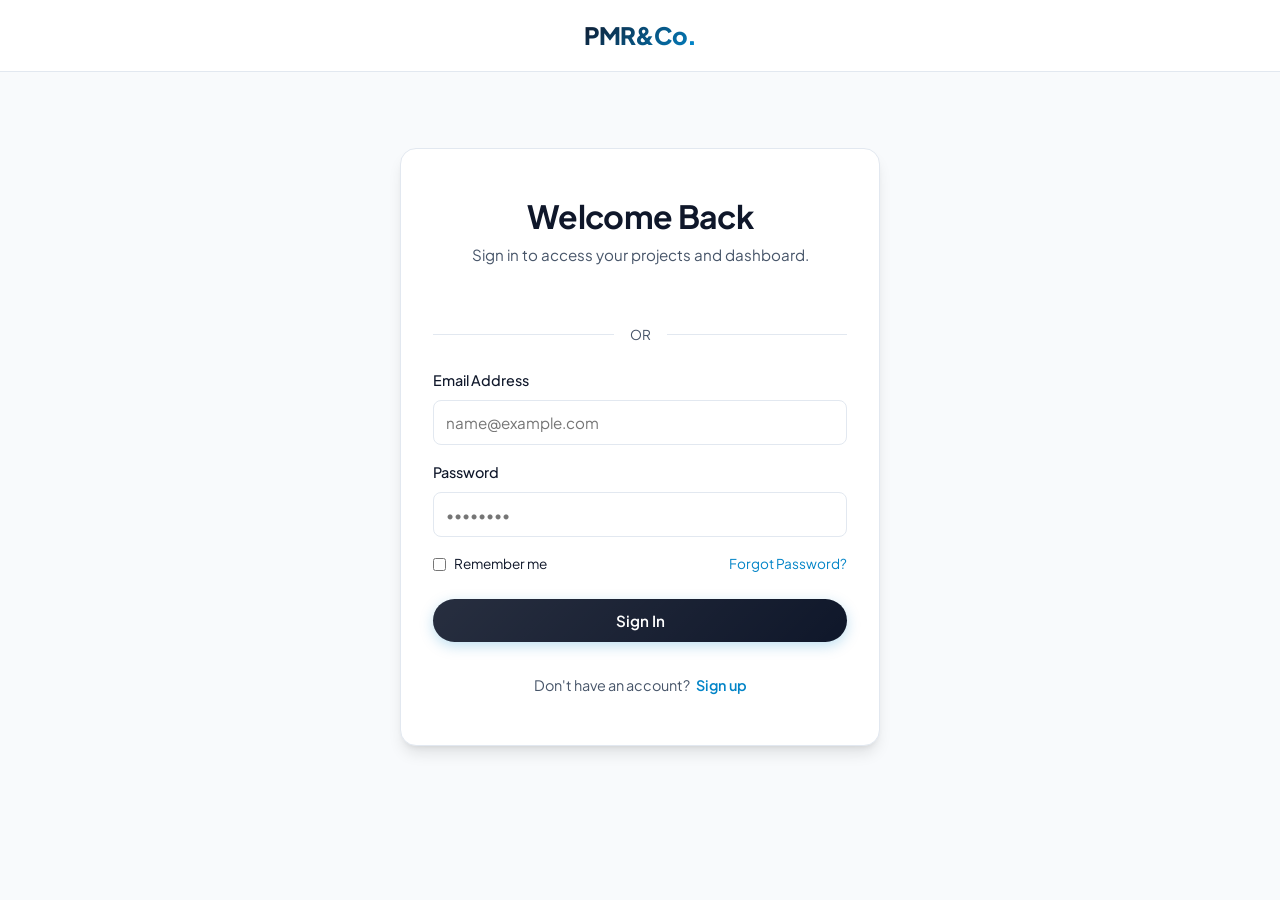
<file: login.html>
<!DOCTYPE html>
<html lang="en">
<head>
    <meta charset="UTF-8">
    <meta name="viewport" content="width=device-width, initial-scale=1.0">
    <meta name="description" content="Login to your PMR&Co Consultancy account.">
    <title>Login | PMR&Co Consultancy</title>
    <link rel="preconnect" href="https://fonts.googleapis.com">
    <link rel="preconnect" href="https://fonts.gstatic.com" crossorigin>
    <link href="https://fonts.googleapis.com/css2?family=Plus+Jakarta+Sans:wght@300;400;500;600;700&display=swap" rel="stylesheet">
    <link rel="stylesheet" href="styles.css">
    <script src="https://accounts.google.com/gsi/client" async defer></script>
    <link rel="icon" type="image/png" href="favicon.png">
</head>
<body>
    <!-- Minimal Navbar -->
    <header class="navbar" style="position: static; border-bottom: 1px solid var(--clr-border);">
        <div class="container nav-container" style="justify-content: center;">
            <a href="index.html" class="logo">PMR&Co<span>.</span></a>
        </div>
    </header>

    <main class="auth-main">
        <div class="auth-card">
            <div class="auth-header">
                <h1>Welcome Back</h1>
                <p>Sign in to access your projects and dashboard.</p>
            </div>

            <div style="display: flex; justify-content: center; margin-bottom: var(--space-4);">
                <div id="g_id_onload"
                     data-client_id="198121120085-1m8i3v8iqr5btth5hbuprros2ff9dhuj.apps.googleusercontent.com"
                     data-context="signin"
                     data-ux_mode="popup"
                     data-callback="handleGoogleCallback"
                     data-auto_prompt="false">
                </div>
                <div class="g_id_signin"
                     data-type="standard"
                     data-shape="rectangular"
                     data-theme="outline"
                     data-text="signin_with"
                     data-size="large"
                     data-logo_alignment="left">
                </div>
            </div>



            <div class="auth-divider">OR</div>

            <div id="error-message" class="auth-error">
                <svg width="20" height="20" viewBox="0 0 24 24" fill="none" stroke="currentColor" stroke-width="2" stroke-linecap="round" stroke-linejoin="round">
                    <circle cx="12" cy="12" r="10"></circle>
                    <line x1="12" y1="8" x2="12" y2="12"></line>
                    <line x1="12" y1="16" x2="12.01" y2="16"></line>
                </svg>
                <span id="error-text">Invalid credentials.</span>
            </div>

            <form id="login-form">
                <div class="form-group">
                    <label for="email">Email Address</label>
                    <input type="email" id="email" required placeholder="name@example.com">
                </div>
                <div class="form-group">
                    <label for="password">Password</label>
                    <input type="password" id="password" required placeholder="••••••••">
                </div>
                <div style="display: flex; justify-content: space-between; align-items: center; margin-bottom: var(--space-6); font-size: 0.85rem;">
                    <label style="display: flex; align-items: center; gap: 0.5rem; cursor: pointer;">
                        <input type="checkbox"> Remember me
                    </label>
                    <a href="forgot-password.html" style="color: var(--clr-accent);">Forgot Password?</a>
                </div>
                <button type="submit" class="btn btn-primary" style="width: 100%;">Sign In</button>
            </form>

            <div class="auth-footer">
                Don't have an account? <a href="signup.html">Sign up</a>
            </div>
        </div>
    </main>
    <script>
        async function handleGoogleCallback(response) {
            const errorDiv = document.getElementById('error-message');
            const errorText = document.getElementById('error-text');
            errorDiv.style.display = 'none';

            try {
                const res = await fetch('/api/google-login', {
                    method: 'POST',
                    headers: { 'Content-Type': 'application/json' },
                    body: JSON.stringify({ credential: response.credential })
                });
                
                const data = await res.json();
                
                if (res.ok) {
                    localStorage.setItem('pmr_token', data.token);
                    localStorage.setItem('pmr_user', data.name);
                    // Google login doesn't expose raw email in frontend without parsing JWT, 
                    // but we can trust the backend handles the order. 
                    // Let's decode the JWT locally to store the email for payment flow if needed.
                    const payloadBase64 = data.token.split('.')[1];
                    const decodedJwt = JSON.parse(atob(payloadBase64));
                    localStorage.setItem('pmr_user_email', decodedJwt.email);
                    
                    window.location.href = 'index.html';
                } else {
                    errorText.textContent = data.message;
                    errorDiv.style.display = 'flex';
                }
            } catch (err) {
                errorText.textContent = 'Connection error. Is the server running?';
                errorDiv.style.display = 'flex';
            }
        }

        document.getElementById('login-form').addEventListener('submit', async (e) => {
            e.preventDefault();
            const btn = e.target.querySelector('button[type="submit"]');
            const errorDiv = document.getElementById('error-message');
            const errorText = document.getElementById('error-text');
            
            btn.innerHTML = 'Signing in...';
            btn.disabled = true;
            errorDiv.style.display = 'none'; // Hide previous error

            const payload = {
                email: document.getElementById('email').value,
                password: document.getElementById('password').value
            };

            try {
                const response = await fetch('/api/login', {
                    method: 'POST',
                    headers: { 'Content-Type': 'application/json' },
                    body: JSON.stringify(payload)
                });
                
                const data = await response.json();
                
                if (response.ok) {
                    localStorage.setItem('pmr_token', data.token);
                    localStorage.setItem('pmr_user', data.name);
                    localStorage.setItem('pmr_user_email', document.getElementById('email').value);
                    window.location.href = 'index.html';
                } else {
                    errorText.textContent = data.message;
                    errorDiv.style.display = 'flex';
                    // Re-trigger animation
                    errorDiv.style.animation = 'none';
                    errorDiv.offsetHeight; /* trigger reflow */
                    errorDiv.style.animation = null;
                    
                    btn.innerHTML = 'Sign In';
                    btn.disabled = false;
                }
            } catch (err) {
                errorText.textContent = 'Connection error. Is the server running?';
                errorDiv.style.display = 'flex';
                btn.innerHTML = 'Sign In';
                btn.disabled = false;
            }
        });
    </script>
</body>
</html>
</file>
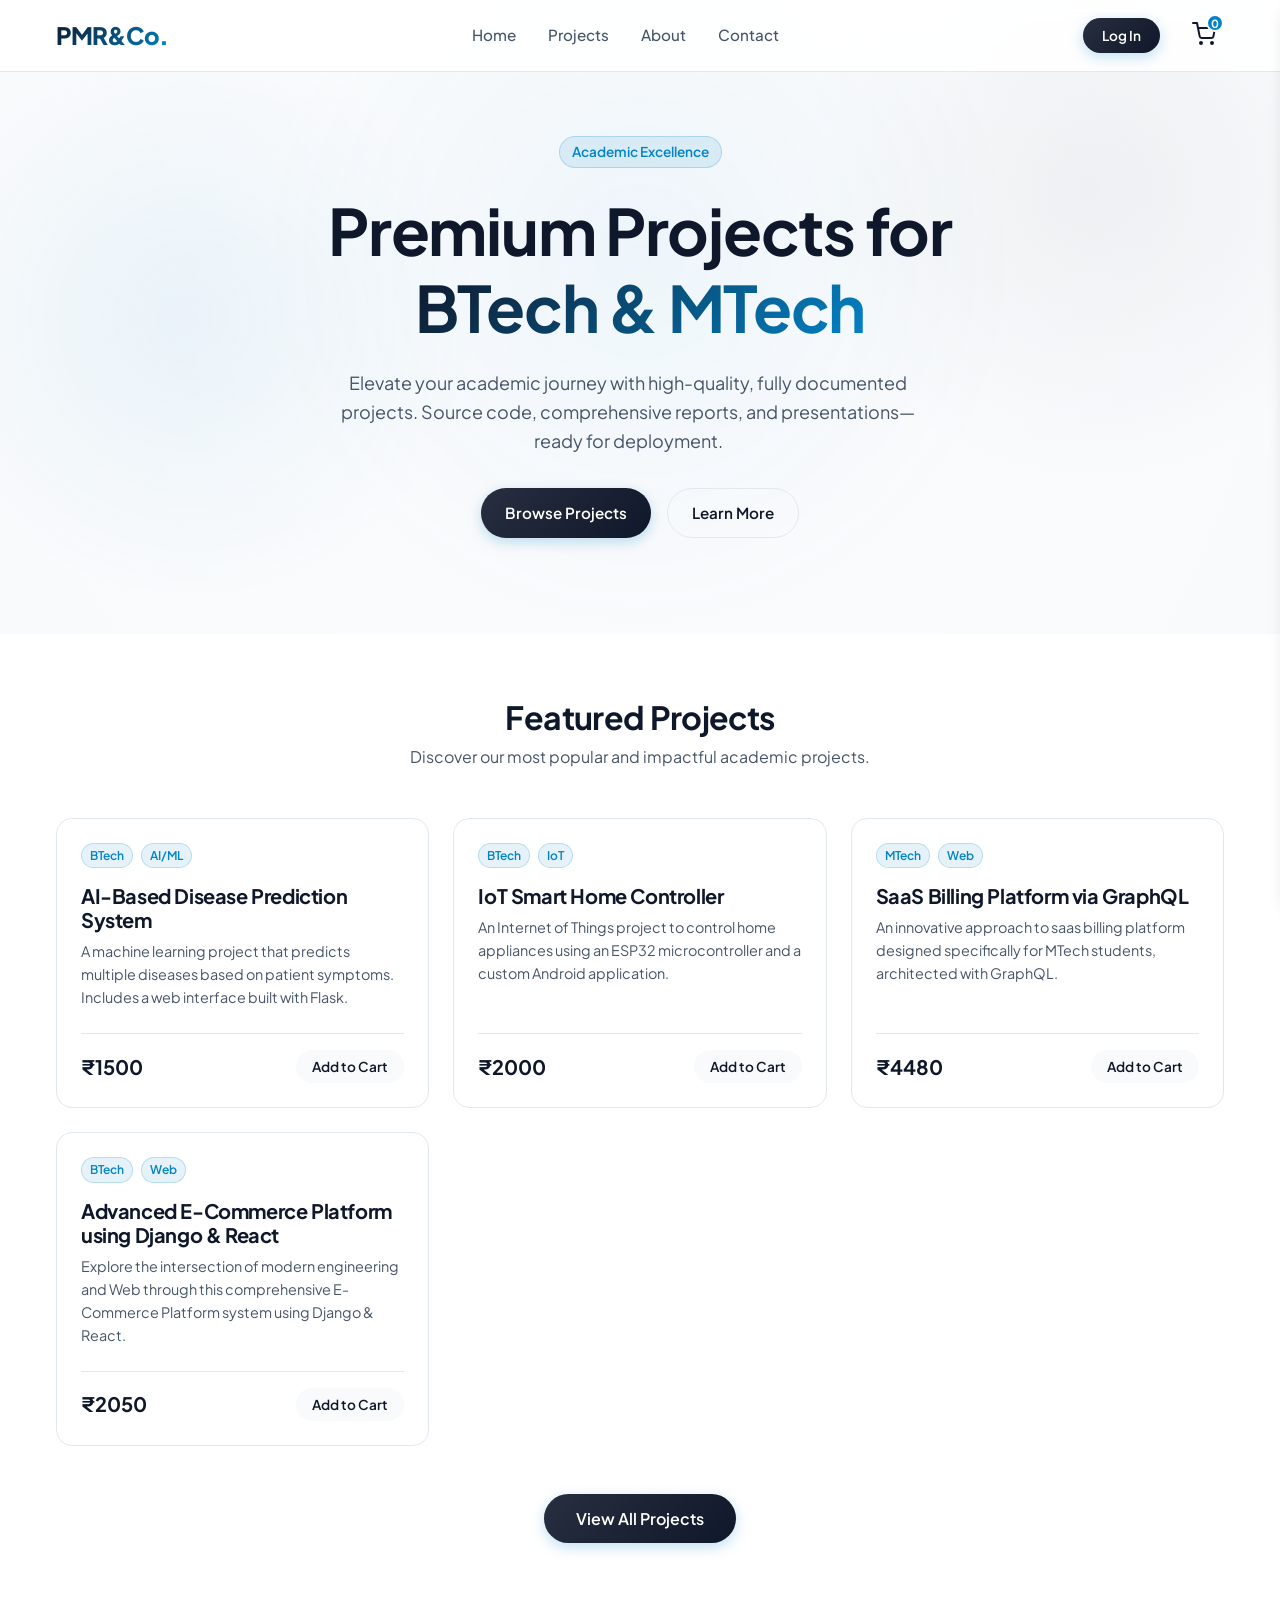
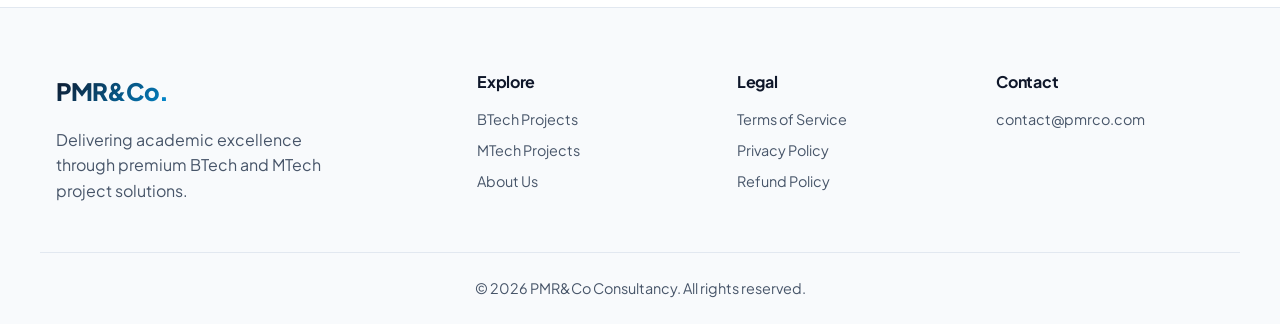
<file: payment.html>
<!DOCTYPE html>
<html lang="en">
<head>
    <meta charset="UTF-8">
    <meta name="viewport" content="width=device-width, initial-scale=1.0">
    <meta name="description" content="Secure Payment - PMR&Co Consultancy">
    <title>Payment | PMR&Co Consultancy</title>
    <link rel="preconnect" href="https://fonts.googleapis.com">
    <link rel="preconnect" href="https://fonts.gstatic.com" crossorigin>
    <link href="https://fonts.googleapis.com/css2?family=Plus+Jakarta+Sans:wght@300;400;500;600;700&display=swap" rel="stylesheet">
    <link rel="stylesheet" href="styles.css">
    <link rel="icon" type="image/png" href="favicon.png">
</head>
<body style="background-color: var(--clr-bg);">
    <!-- Minimal Navbar -->
    <header class="navbar" style="position: static; border-bottom: 1px solid var(--clr-border); background-color: var(--clr-surface);">
        <div class="container nav-container" style="justify-content: center;">
            <a href="index.html" class="logo">PMR&Co<span>.</span></a>
        </div>
    </header>

    <main style="padding: var(--space-12) 0;">
        <div class="container payment-grid">
            <!-- Left Column: Billing & Payment -->
            <div>
                <form id="payment-form" onsubmit="handlePaymentSubmit(event)">
                    
                    <!-- Billing Details -->
                    <div class="payment-section">
                        <h2>Billing Details</h2>
                        <div class="form-row">
                            <div class="form-group">
                                <label for="firstName">First Name</label>
                                <input type="text" id="firstName" required>
                            </div>
                            <div class="form-group">
                                <label for="lastName">Last Name</label>
                                <input type="text" id="lastName" required>
                            </div>
                        </div>
                        <div class="form-group">
                            <label for="address">Address</label>
                            <input type="text" id="address" required>
                        </div>
                        <div class="form-row">
                            <div class="form-group">
                                <label for="city">City</label>
                                <input type="text" id="city" required>
                            </div>
                            <div class="form-group">
                                <label for="zip">Postal Code</label>
                                <input type="text" id="zip" required>
                            </div>
                        </div>
                    </div>

                    <!-- Payment Method -->
                    <div class="payment-section">
                        <h2>Payment Method</h2>
                        <div class="payment-methods">
                            <label class="payment-method">
                                <input type="radio" name="payment" value="card" checked>
                                <div>
                                    <strong>Credit / Debit Card</strong>
                                    <p style="font-size: 0.85rem; color: var(--clr-text-secondary); margin-top: 2px;">Visa, MasterCard, RuPay</p>
                                </div>
                            </label>
                            <label class="payment-method">
                                <input type="radio" name="payment" value="upi">
                                <div>
                                    <strong>UPI</strong>
                                    <p style="font-size: 0.85rem; color: var(--clr-text-secondary); margin-top: 2px;">Google Pay, PhonePe, Paytm</p>
                                </div>
                            </label>
                            <label class="payment-method">
                                <input type="radio" name="payment" value="netbanking">
                                <div>
                                    <strong>Net Banking</strong>
                                    <p style="font-size: 0.85rem; color: var(--clr-text-secondary); margin-top: 2px;">All major banks supported</p>
                                </div>
                            </label>
                        </div>

                        <!-- Card Details Mockup (Visible by default) -->
                        <div id="card-details" style="margin-top: var(--space-6);">
                            <div class="form-group">
                                <label for="cardNumber">Card Number</label>
                                <input type="text" id="cardNumber" placeholder="0000 0000 0000 0000">
                            </div>
                            <div class="form-row">
                                <div class="form-group">
                                    <label for="expiry">Expiry Date</label>
                                    <input type="text" id="expiry" placeholder="MM/YY">
                                </div>
                                <div class="form-group">
                                    <label for="cvv">CVV</label>
                                    <input type="password" id="cvv" placeholder="123" maxlength="3">
                                </div>
                            </div>
                        </div>
                    </div>

                    <button type="submit" class="btn btn-primary" style="width: 100%; font-size: 1.1rem; padding: var(--space-4);">Pay Now</button>
                    <p style="text-align: center; font-size: 0.85rem; color: var(--clr-text-secondary); margin-top: var(--space-4);">
                        Payments are securely processed with 256-bit encryption.
                    </p>
                </form>
            </div>

            <!-- Right Column: Order Summary -->
            <div>
                <div class="order-summary-card">
                    <h2 style="font-size: 1.25rem; margin-bottom: var(--space-6);">Order Summary</h2>
                    
                    <div id="checkout-items" style="margin-bottom: var(--space-6); border-bottom: 1px solid var(--clr-border); padding-bottom: var(--space-4);">
                        <!-- Items injected by JS -->
                    </div>

                    <div class="summary-item">
                        <span>Subtotal</span>
                        <span id="summary-subtotal">₹0</span>
                    </div>
                    <div class="summary-item">
                        <span>Tax (18% GST)</span>
                        <span id="summary-tax">₹0</span>
                    </div>
                    <div class="summary-item total">
                        <span>Total</span>
                        <span id="summary-total">₹0</span>
                    </div>
                </div>
            </div>
        </div>
    </main>

    <script>
        // Load cart and calculate summary
        document.addEventListener('DOMContentLoaded', () => {
            const cart = JSON.parse(localStorage.getItem('pmr_cart')) || [];
            
            if(cart.length === 0) {
                alert("Your cart is empty. Redirecting to home.");
                window.location.href = 'index.html';
                return;
            }

            const itemsContainer = document.getElementById('checkout-items');
            let subtotal = 0;

            cart.forEach(item => {
                subtotal += item.price;
                itemsContainer.innerHTML += `
                    <div style="display: flex; justify-content: space-between; margin-bottom: 1rem;">
                        <div style="max-width: 70%;">
                            <h4 style="font-size: 0.95rem;">${item.title}</h4>
                            <span style="font-size: 0.8rem; color: var(--clr-text-secondary);">${item.degree} | ${item.domain}</span>
                        </div>
                        <span style="font-weight: 600;">₹${item.price}</span>
                    </div>
                `;
            });

            const tax = Math.round(subtotal * 0.18);
            const total = subtotal + tax;

            document.getElementById('summary-subtotal').textContent = `₹${subtotal}`;
            document.getElementById('summary-tax').textContent = `₹${tax}`;
            document.getElementById('summary-total').textContent = `₹${total}`;
        });

        // Handle Payment Submit
        async function handlePaymentSubmit(e) {
            e.preventDefault();
            const btn = e.target.querySelector('button[type="submit"]');
            btn.innerHTML = `Processing Securely...`;
            btn.style.opacity = '0.7';
            btn.disabled = true;

            const cart = JSON.parse(localStorage.getItem('pmr_cart')) || [];
            // In a real flow, we would get email from logged in user or a guest form.
            // For now, if logged in, use their email, else prompt.
            let userEmail = localStorage.getItem('pmr_user_email');
            if(!userEmail) {
                // If not logged in, we ask for an email for receipt (simulating guest flow from checkout.html)
                userEmail = prompt("Please enter your email to receive the digital files:");
                if(!userEmail) {
                    alert("Email is required to process the order.");
                    btn.innerHTML = `Pay Now`;
                    btn.style.opacity = '1';
                    btn.disabled = false;
                    return;
                }
            }

            const paymentMethod = document.querySelector('input[name="payment"]:checked').value;

            const payload = {
                email: userEmail,
                payment_method: paymentMethod,
                cart_items: cart
            };

            try {
                const response = await fetch('/api/checkout', {
                    method: 'POST',
                    headers: { 'Content-Type': 'application/json' },
                    body: JSON.stringify(payload)
                });
                
                const data = await response.json();
                
                if (response.ok) {
                    // Clear cart on successful purchase
                    localStorage.removeItem('pmr_cart');
                    // Store order ID to show on success page
                    localStorage.setItem('pmr_last_order_id', data.order_id);
                    window.location.href = 'success.html';
                } else {
                    alert('Checkout failed: ' + data.message);
                    btn.innerHTML = `Pay Now`;
                    btn.style.opacity = '1';
                    btn.disabled = false;
                }
            } catch (err) {
                alert('Connection error. Is the backend running?');
                btn.innerHTML = `Pay Now`;
                btn.style.opacity = '1';
                btn.disabled = false;
            }
        }

        // Toggle card details visibility based on payment method
        const radios = document.querySelectorAll('input[name="payment"]');
        const cardDetails = document.getElementById('card-details');
        
        radios.forEach(radio => {
            radio.addEventListener('change', (e) => {
                if(e.target.value === 'card') {
                    cardDetails.style.display = 'block';
                } else {
                    cardDetails.style.display = 'none';
                }
            });
        });
    </script>
</body>
</html>
</file>
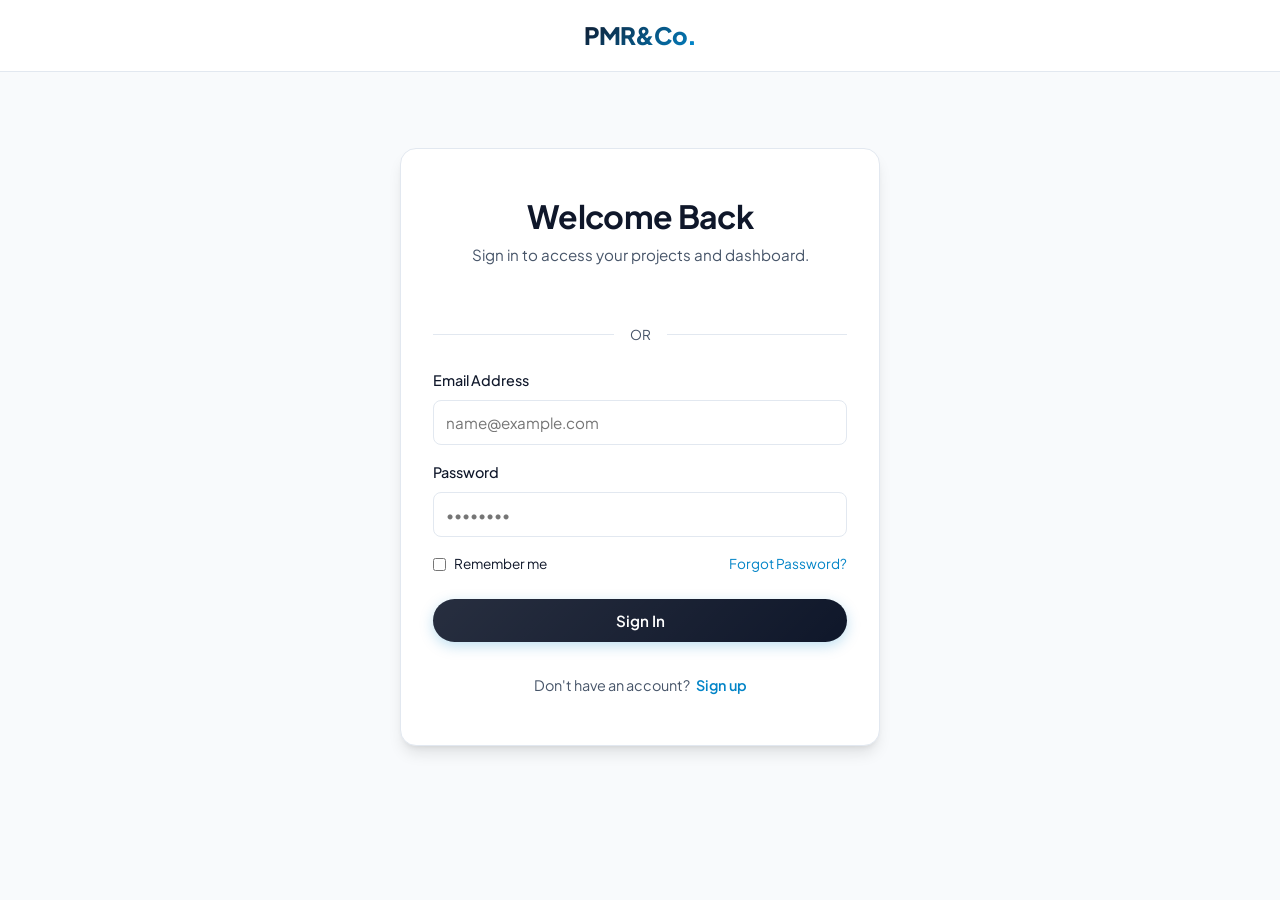
<file: profile.html>
<!DOCTYPE html>
<html lang="en">
<head>
    <meta charset="UTF-8">
    <meta name="viewport" content="width=device-width, initial-scale=1.0">
    <title>My Profile - PMR&Co Consultancy</title>
    <link rel="preconnect" href="https://fonts.googleapis.com">
    <link rel="preconnect" href="https://fonts.gstatic.com" crossorigin>
    <link href="https://fonts.googleapis.com/css2?family=Plus+Jakarta+Sans:wght@300;400;500;600;700&display=swap" rel="stylesheet">
    <link rel="stylesheet" href="styles.css">
    <link rel="icon" type="image/png" href="favicon.png">
</head>
<body style="background-color: var(--clr-bg);">
    <!-- Minimal Navbar -->
    <nav class="navbar" style="border-bottom: 1px solid var(--clr-border);">
        <div class="nav-container container">
            <a href="index.html" class="logo">PMR&Co<span>.</span></a>
            <div class="nav-links">
                <a href="index.html">Home</a>
                <a href="about.html">About</a>
                <a href="contact.html">Contact</a>
                <div style="display: flex; align-items: center; gap: 0.5rem; margin-right: 0.5rem;">
                    <button id="logout-btn" class="btn btn-secondary" style="padding: 0.3rem 0.8rem; font-size: 0.8rem;">Logout</button>
                </div>
            </div>
        </div>
    </nav>

    <main class="profile-main container">
        
        <!-- Profile Header -->
        <section class="profile-header">
            <div class="profile-avatar" id="avatar-initial">?</div>
            <div class="profile-info">
                <h1 id="profile-name">Loading...</h1>
                <p id="profile-email">Fetching account details...</p>
                <p style="font-size: 0.85rem; margin-top: 0.5rem;">Member since: <span id="profile-date">-</span></p>
            </div>
        </section>

        <!-- Purchase History -->
        <section class="history-section">
            <h2>My Library & Purchase History</h2>
            
            <div id="orders-container">
                <div style="text-align: center; padding: var(--space-8); color: var(--clr-text-secondary);">
                    Loading your purchased projects...
                </div>
            </div>
        </section>

    </main>

    <!-- Simple Footer -->
    <footer style="padding: var(--space-8) 0; text-align: center; border-top: 1px solid var(--clr-border); margin-top: var(--space-16);">
        <p style="color: var(--clr-text-secondary); font-size: 0.85rem;">&copy; 2026 PMR&Co Consultancy. All rights reserved.</p>
    </footer>

    <script>
        // Authentication Guard
        const token = localStorage.getItem('pmr_token');
        if (!token) {
            window.location.href = 'login.html';
        }

        // Logout logic
        document.getElementById('logout-btn').addEventListener('click', () => {
            localStorage.removeItem('pmr_token');
            localStorage.removeItem('pmr_user');
            localStorage.removeItem('pmr_user_email');
            window.location.href = 'index.html';
        });

        // Fetch Profile Data
        async function fetchProfile() {
            try {
                const response = await fetch('/api/profile', {
                    method: 'GET',
                    headers: {
                        'Authorization': 'Bearer ' + token
                    }
                });

                if (response.status === 401 || response.status === 403) {
                    // Token expired or invalid
                    localStorage.removeItem('pmr_token');
                    window.location.href = 'login.html';
                    return;
                }

                if (!response.ok) {
                    throw new Error('Failed to fetch profile');
                }

                const data = await response.json();
                renderProfile(data);

            } catch (error) {
                document.getElementById('orders-container').innerHTML = `
                    <div style="text-align: center; padding: var(--space-8); color: #b91c1c;">
                        Error loading profile data. Is the backend running?
                    </div>
                `;
            }
        }

        function renderProfile(data) {
            const user = data.user;
            const orders = data.orders;

            // Render Info
            document.getElementById('profile-name').textContent = user.name;
            document.getElementById('profile-email').textContent = user.email;
            document.getElementById('avatar-initial').textContent = user.name.charAt(0).toUpperCase();
            
            // Format Date safely
            if(user.created_at) {
                const date = new Date(user.created_at.replace(' ', 'T') + 'Z');
                document.getElementById('profile-date').textContent = date.toLocaleDateString(undefined, { year: 'numeric', month: 'long', day: 'numeric' });
            }

            // Render Orders
            const ordersContainer = document.getElementById('orders-container');
            
            if (orders.length === 0) {
                ordersContainer.innerHTML = `
                    <div style="text-align: center; padding: var(--space-8); border: 1px dashed var(--clr-border); border-radius: var(--radius-lg);">
                        <p style="color: var(--clr-text-secondary); margin-bottom: var(--space-4);">You haven't purchased any projects yet.</p>
                        <a href="index.html" class="btn btn-primary">Browse Projects</a>
                    </div>
                `;
                return;
            }

            ordersContainer.innerHTML = ''; // Clear loading text

            orders.forEach(order => {
                const orderDate = new Date(order.created_at.replace(' ', 'T') + 'Z').toLocaleDateString();
                
                const card = document.createElement('div');
                card.className = 'order-card';
                
                let itemsHtml = '';
                order.items.forEach(item => {
                    itemsHtml += `
                        <div class="purchased-item">
                            <div>
                                <div class="item-title">${item.project_title}</div>
                                <div class="item-id">Project ID: ${item.project_id}</div>
                            </div>
                            <button class="btn btn-secondary" onclick="alert('Downloading files for: ${item.project_title}...')" style="padding: 0.4rem 1rem; font-size: 0.85rem; display: flex; align-items: center; gap: 0.5rem;">
                                <svg width="16" height="16" viewBox="0 0 24 24" fill="none" stroke="currentColor" stroke-width="2" stroke-linecap="round" stroke-linejoin="round">
                                    <path d="M21 15v4a2 2 0 0 1-2 2H5a2 2 0 0 1-2-2v-4"></path>
                                    <polyline points="7 10 12 15 17 10"></polyline>
                                    <line x1="12" y1="15" x2="12" y2="3"></line>
                                </svg>
                                Download
                            </button>
                        </div>
                    `;
                });

                card.innerHTML = `
                    <div class="order-header">
                        <div class="order-meta">
                            <div class="meta-item">
                                <span class="meta-label">Order Placed</span>
                                <span class="meta-value">${orderDate}</span>
                            </div>
                            <div class="meta-item">
                                <span class="meta-label">Total Amount</span>
                                <span class="meta-value">$${order.total_amount.toFixed(2)}</span>
                            </div>
                        </div>
                        <div class="meta-item" style="align-items: flex-end;">
                            <span class="meta-label">Order #</span>
                            <span class="meta-value" style="font-family: monospace;">${order.id.toString().padStart(5, '0')}</span>
                        </div>
                    </div>
                    <div class="order-body">
                        ${itemsHtml}
                    </div>
                `;
                ordersContainer.appendChild(card);
            });
        }

        // Initialize
        fetchProfile();
    </script>
</body>
</html>
</file>
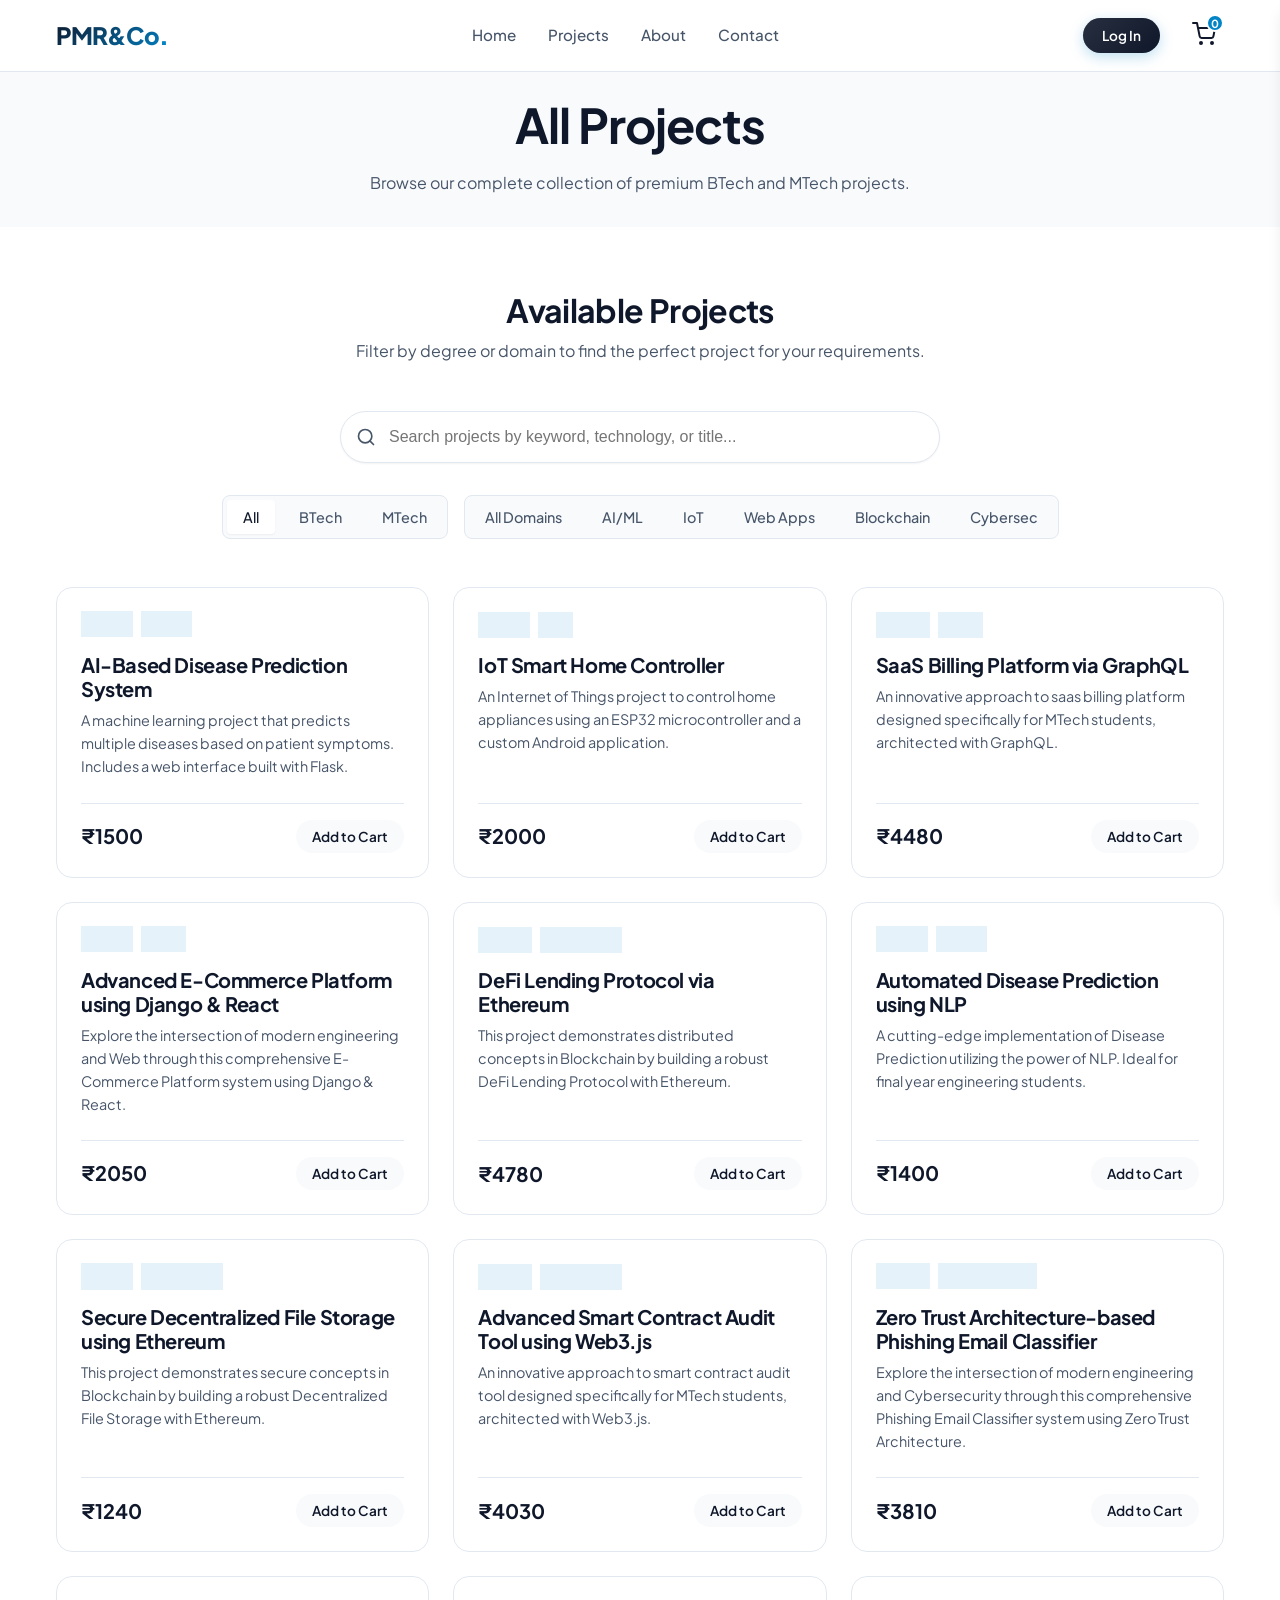
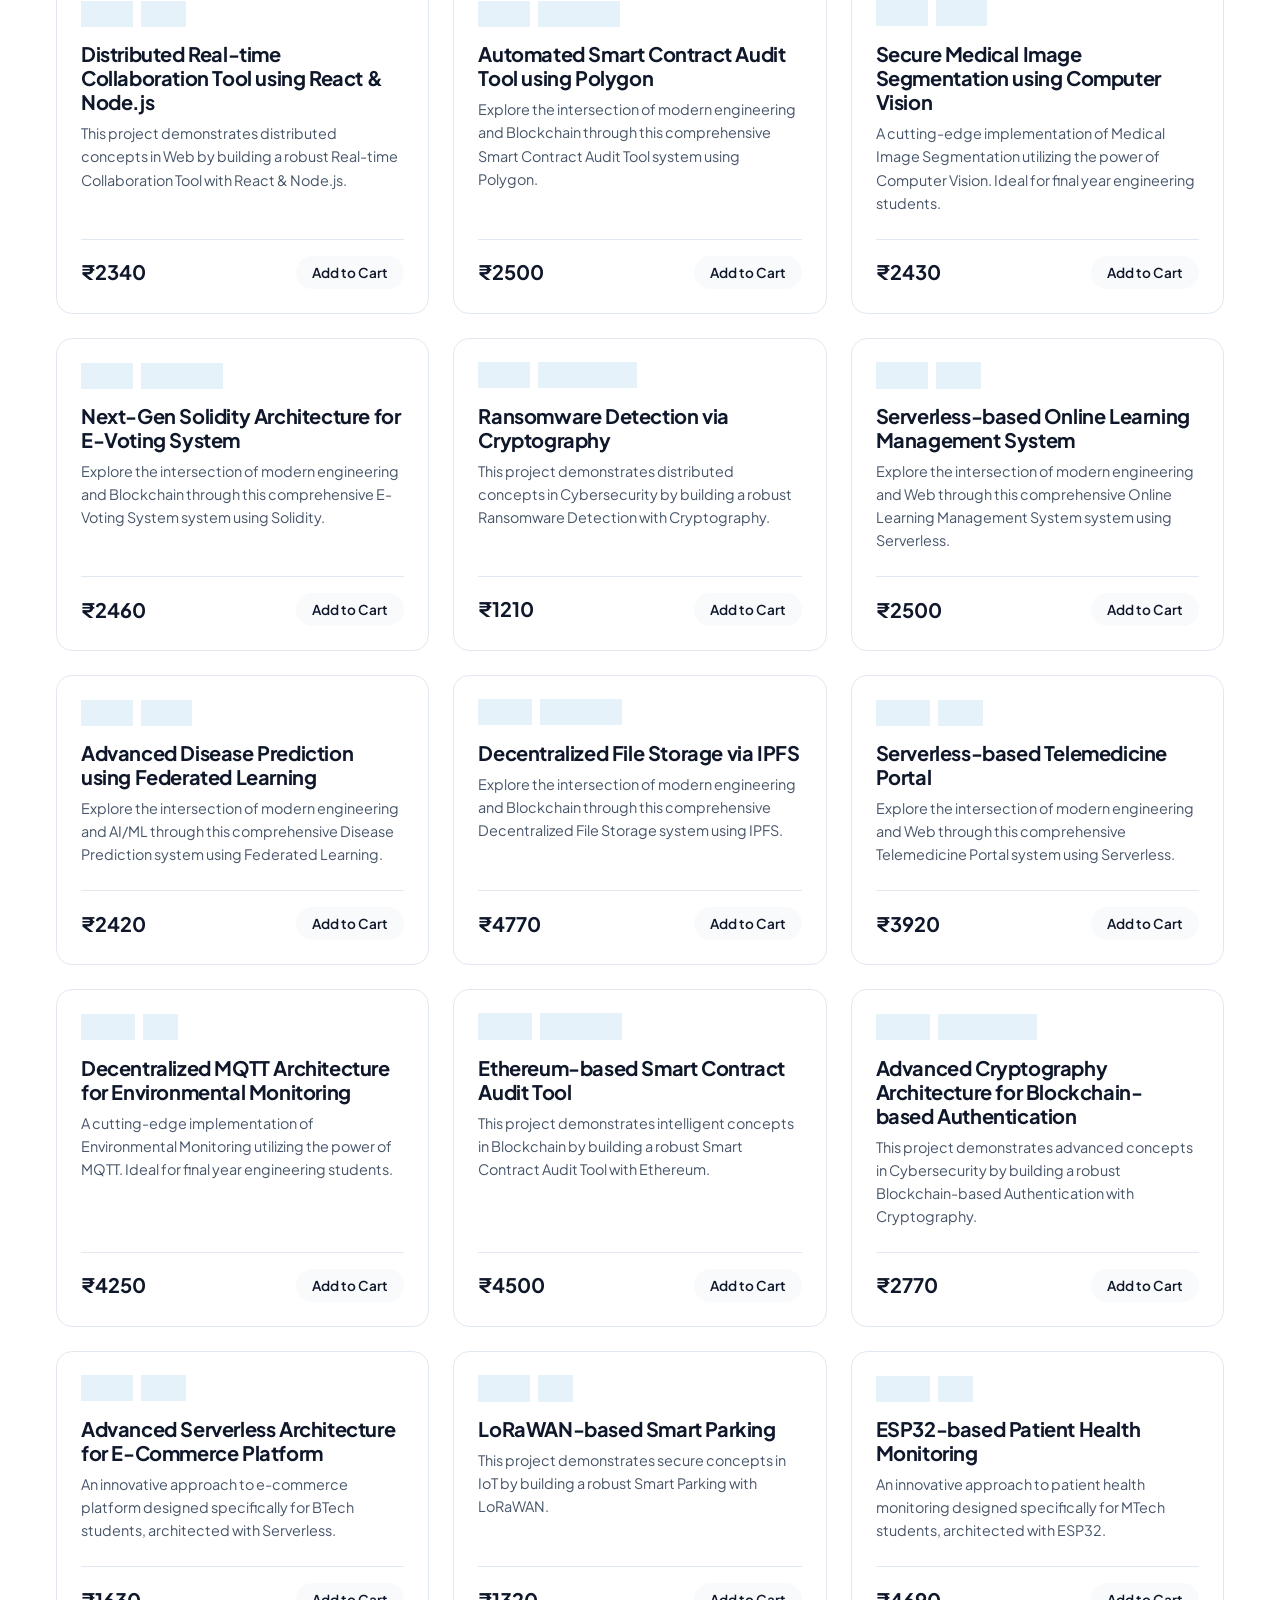
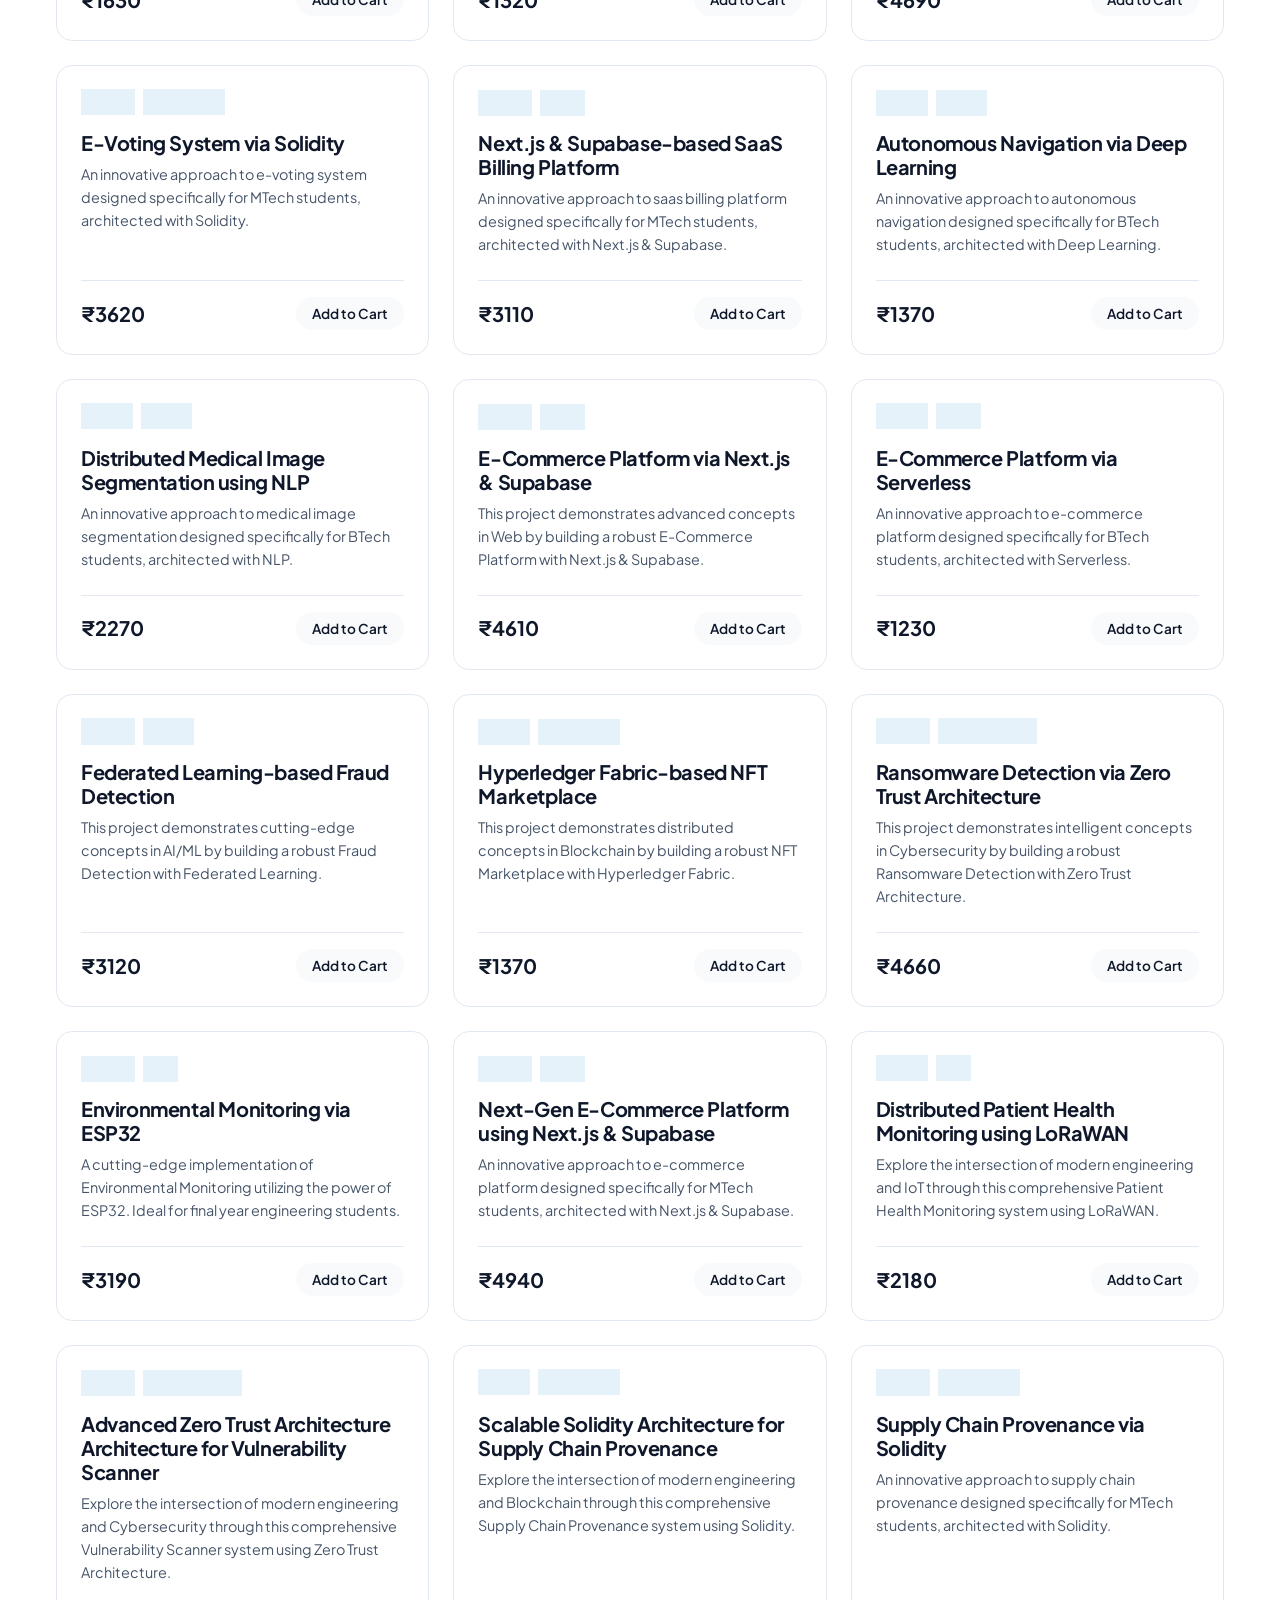
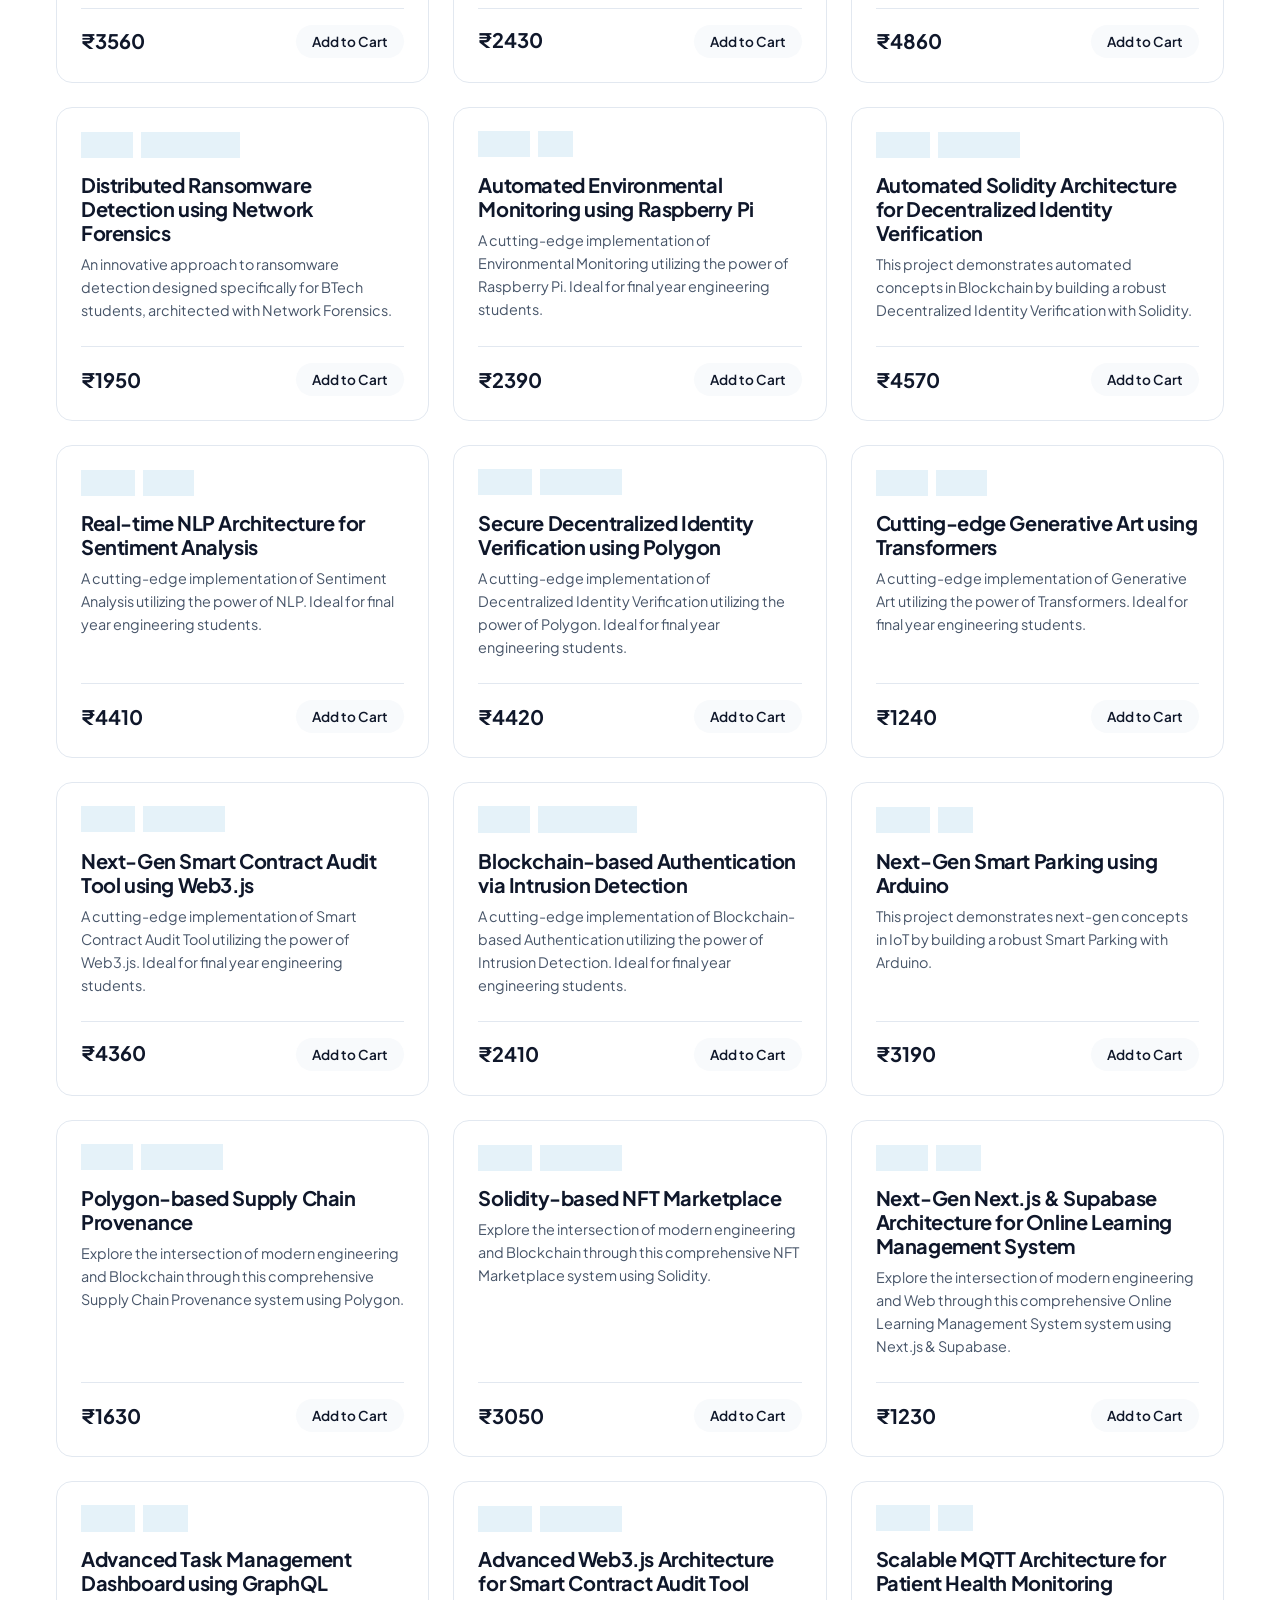
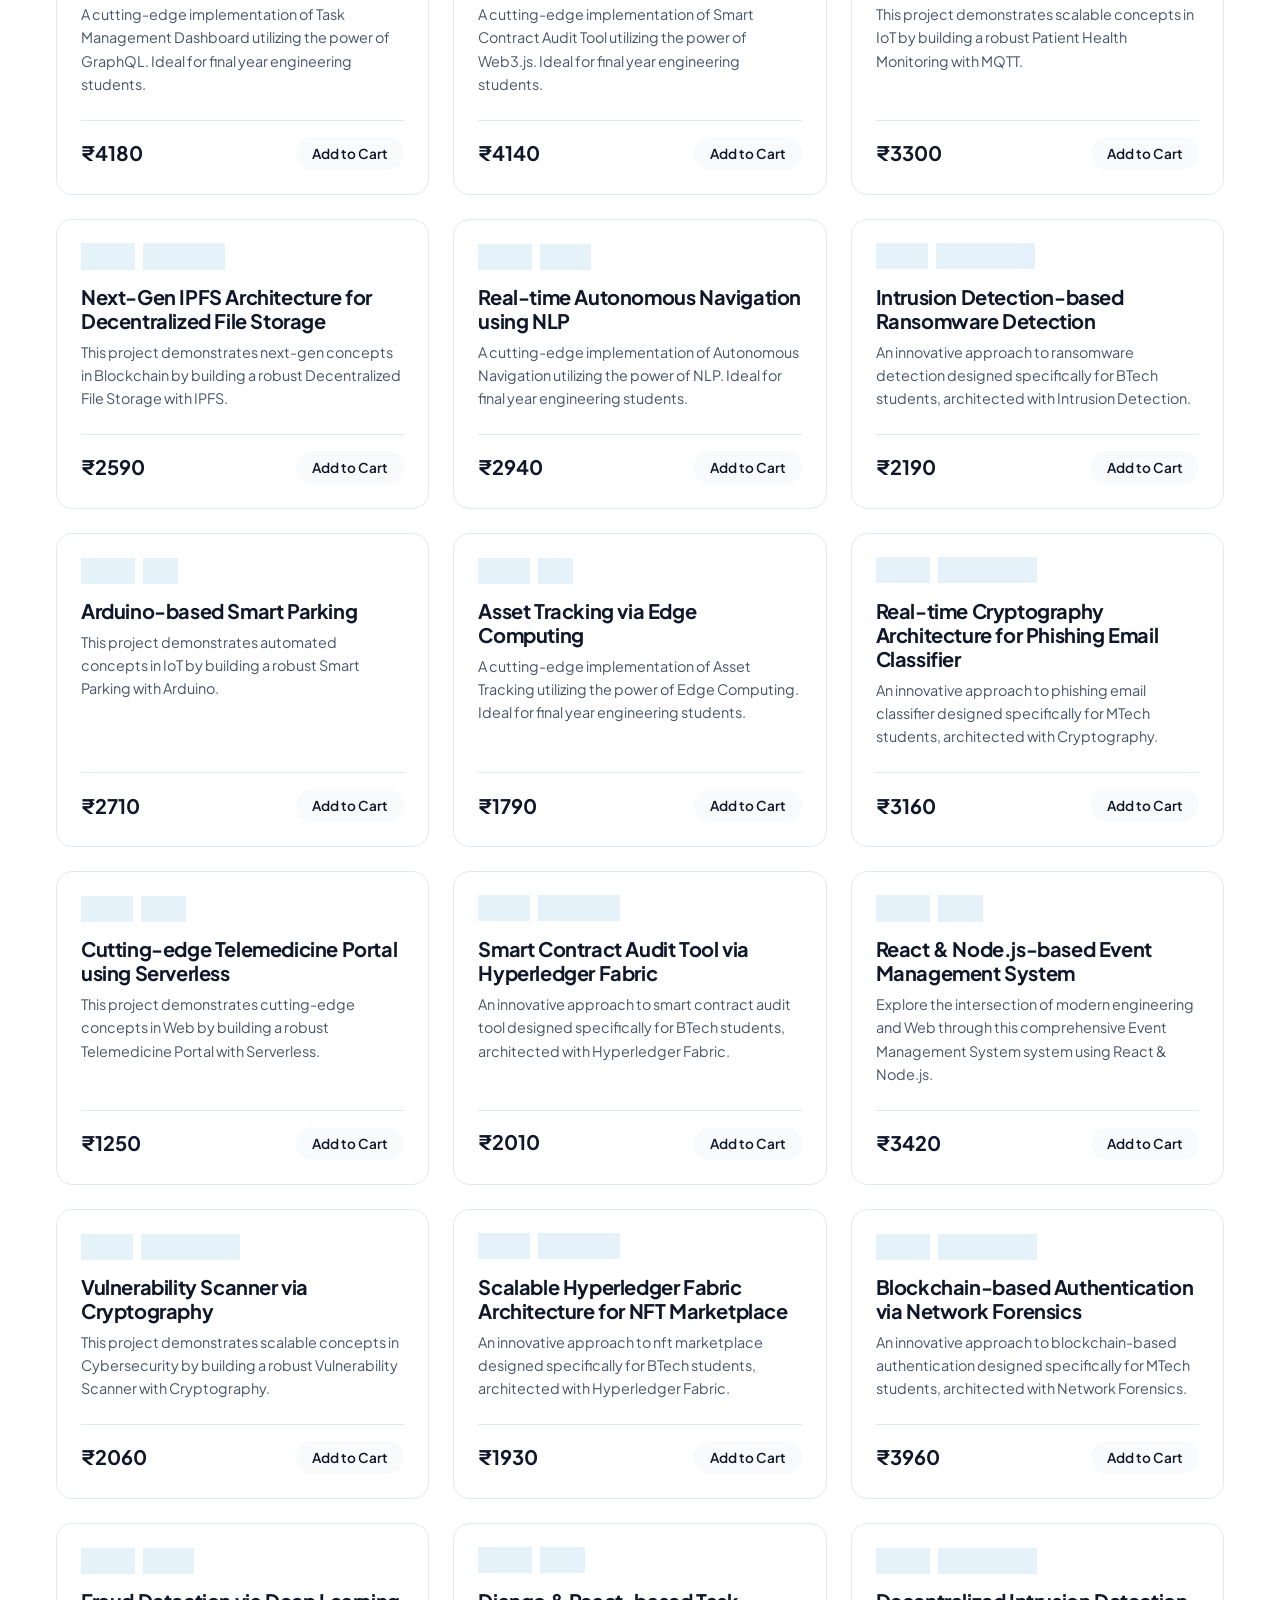
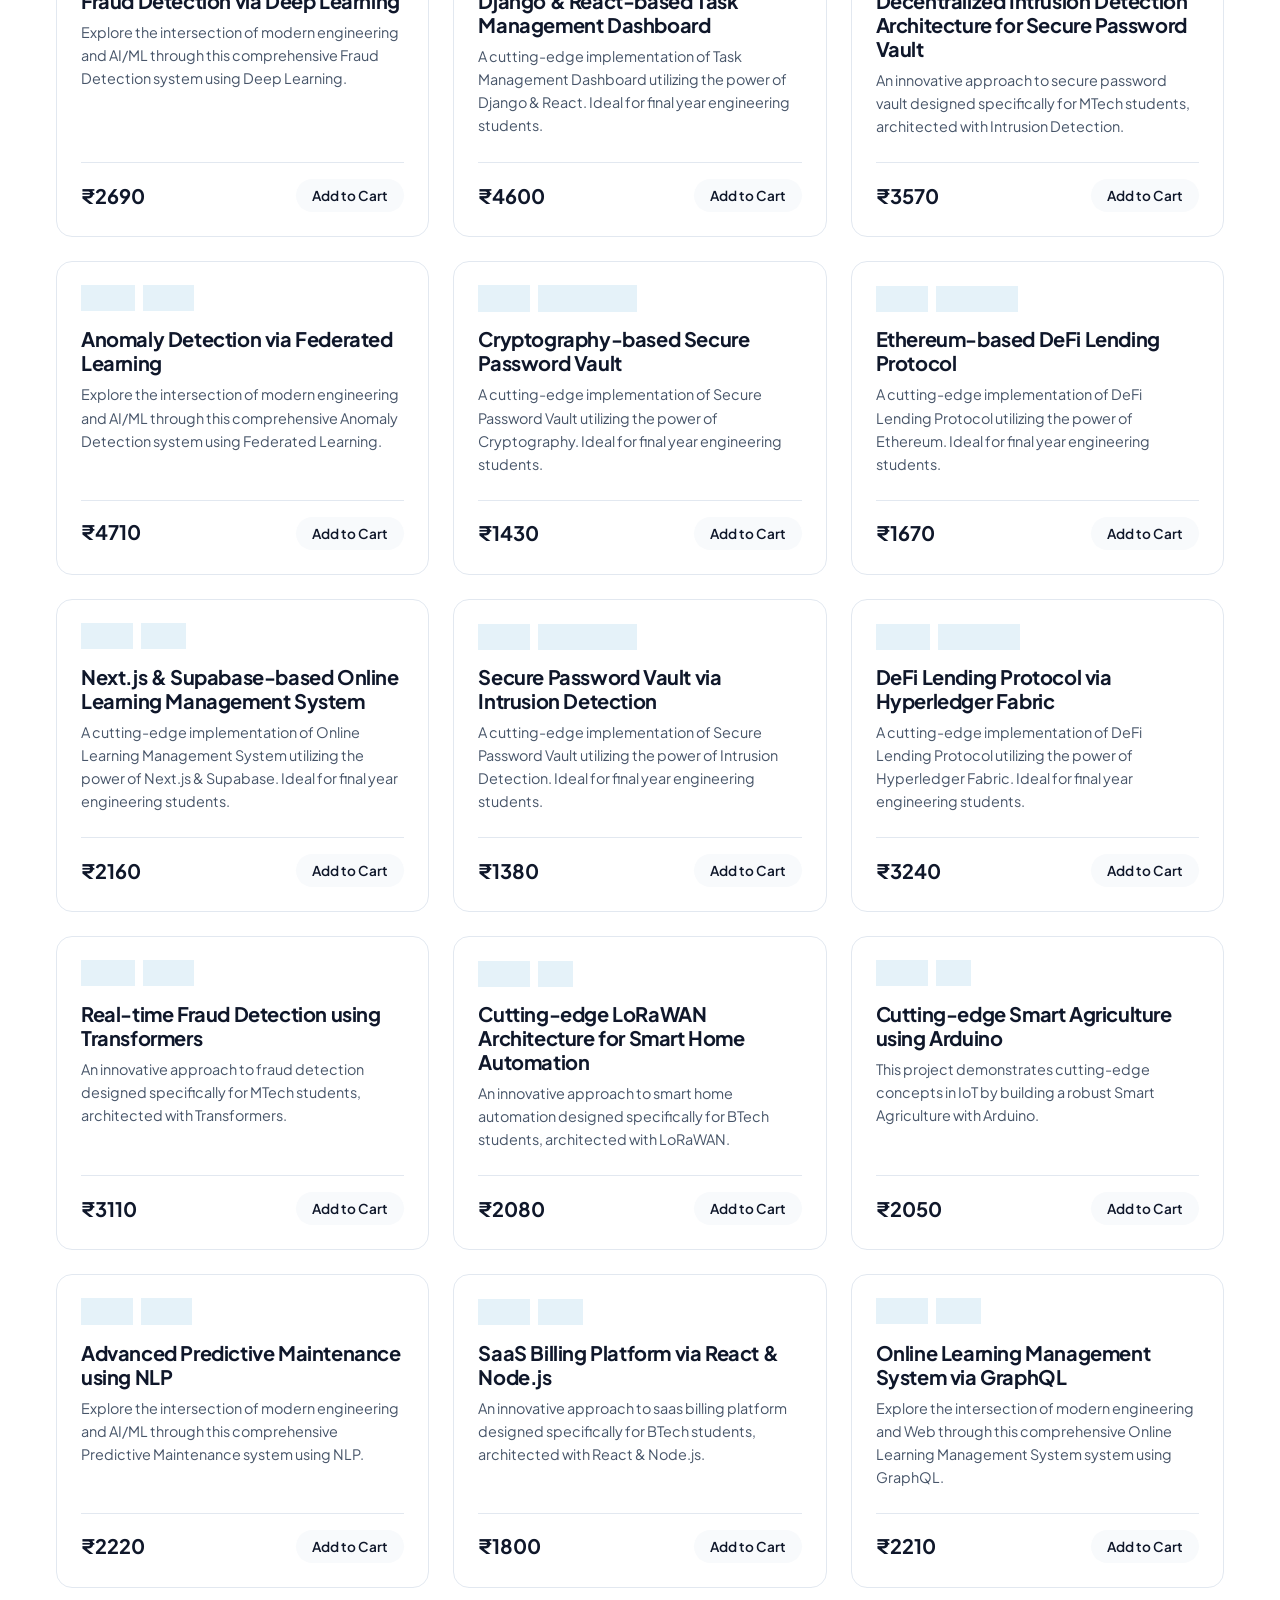
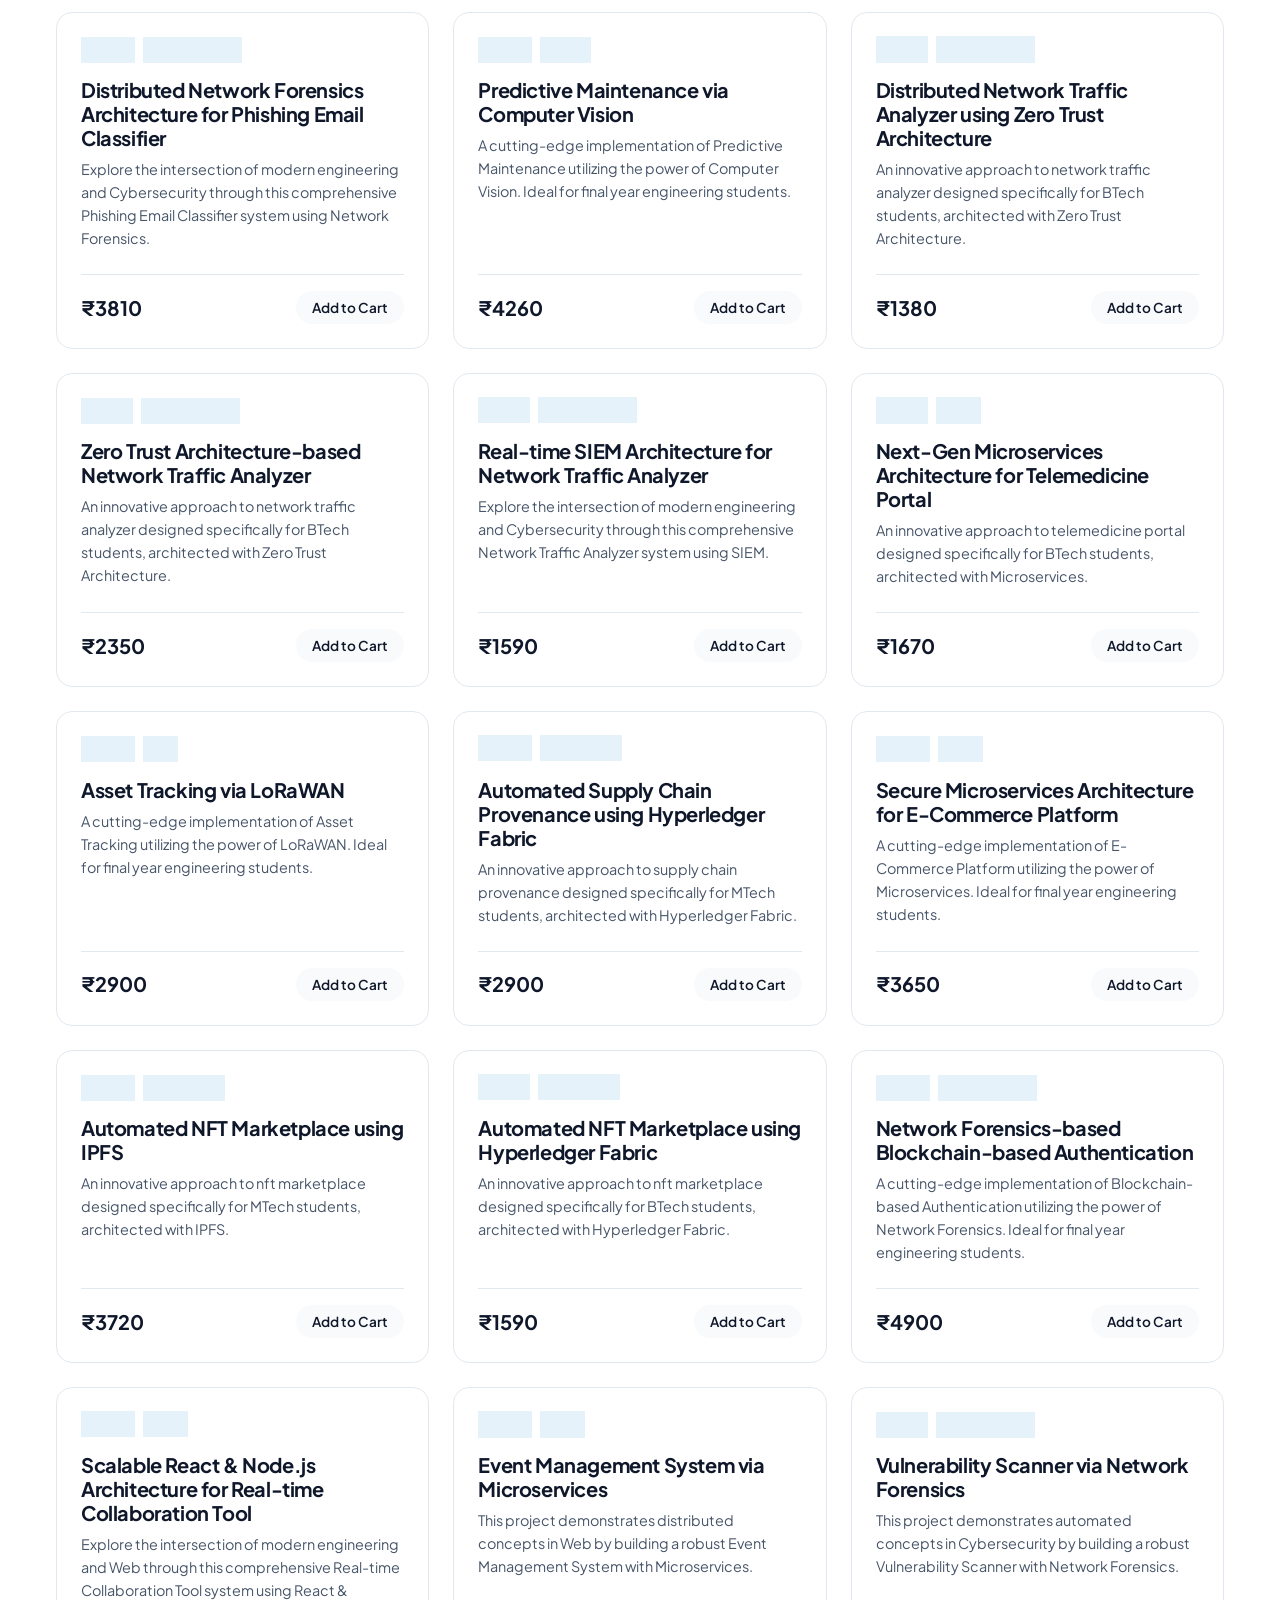
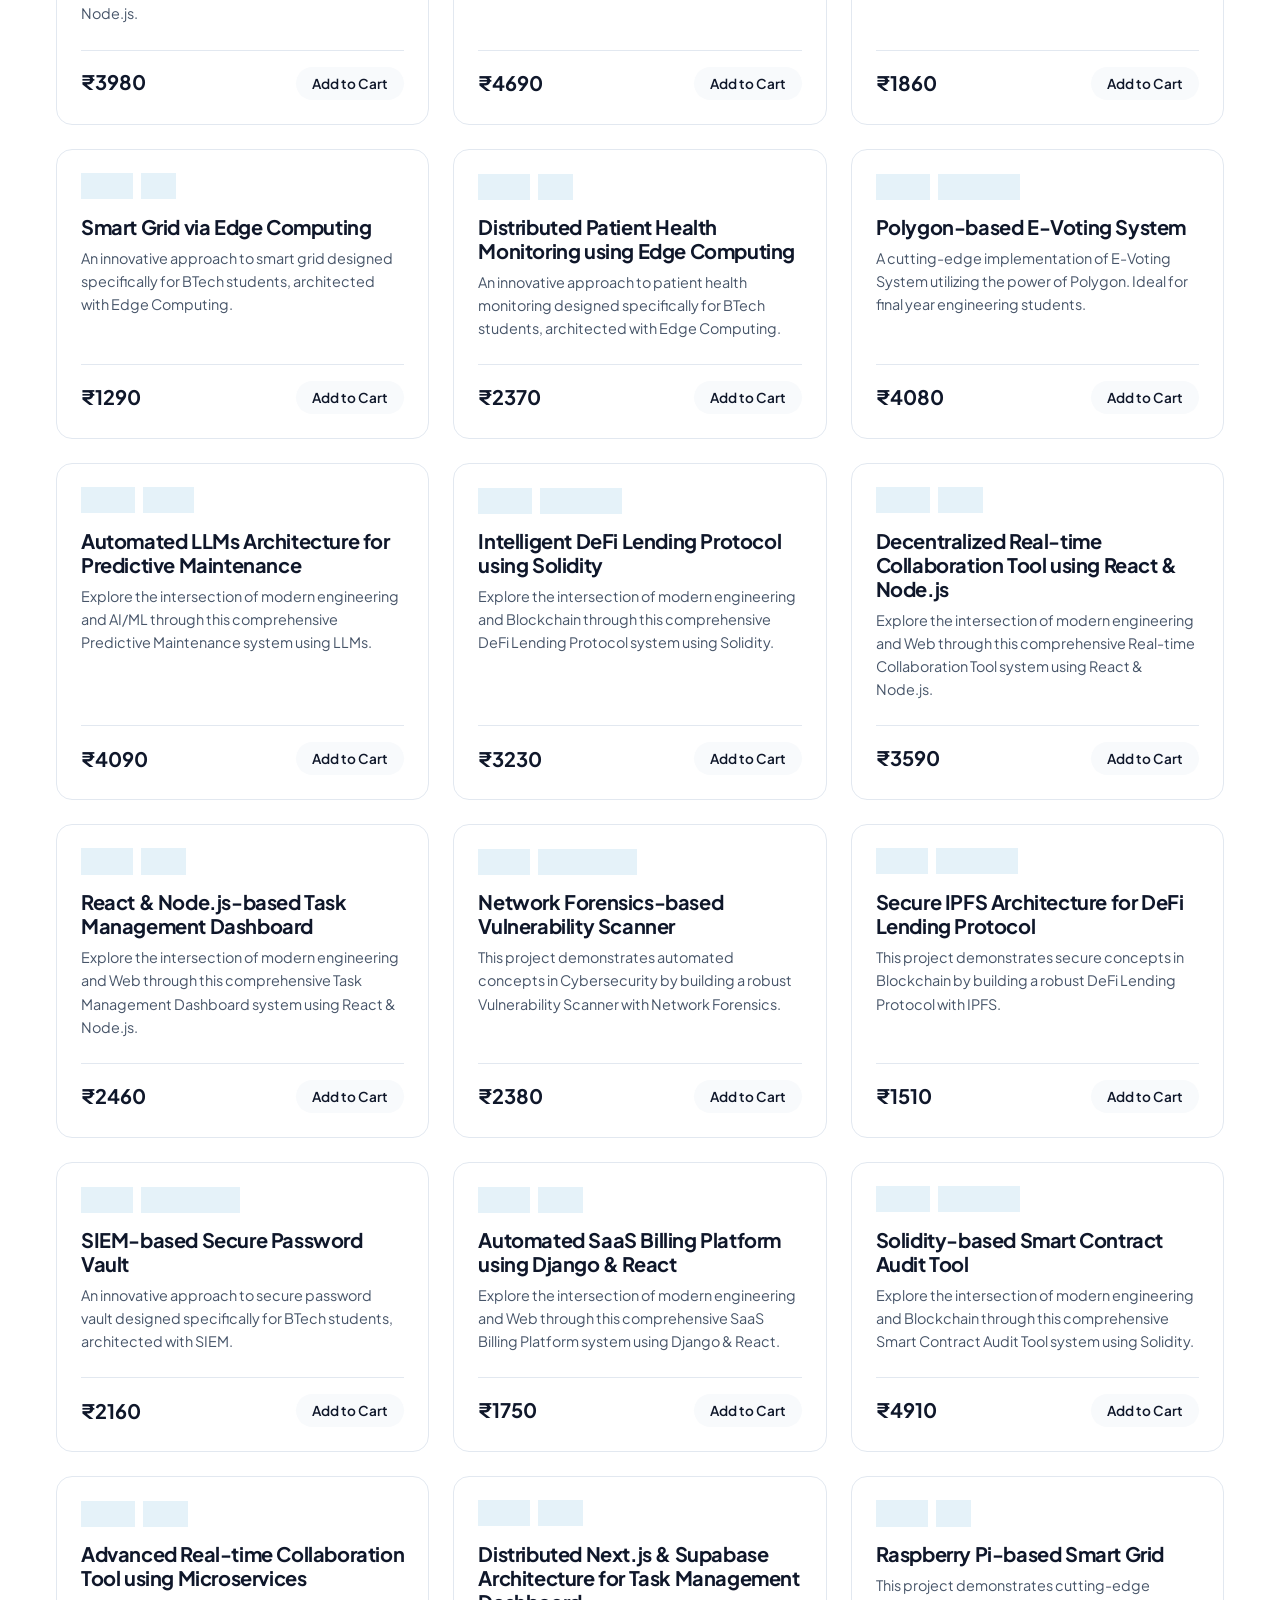
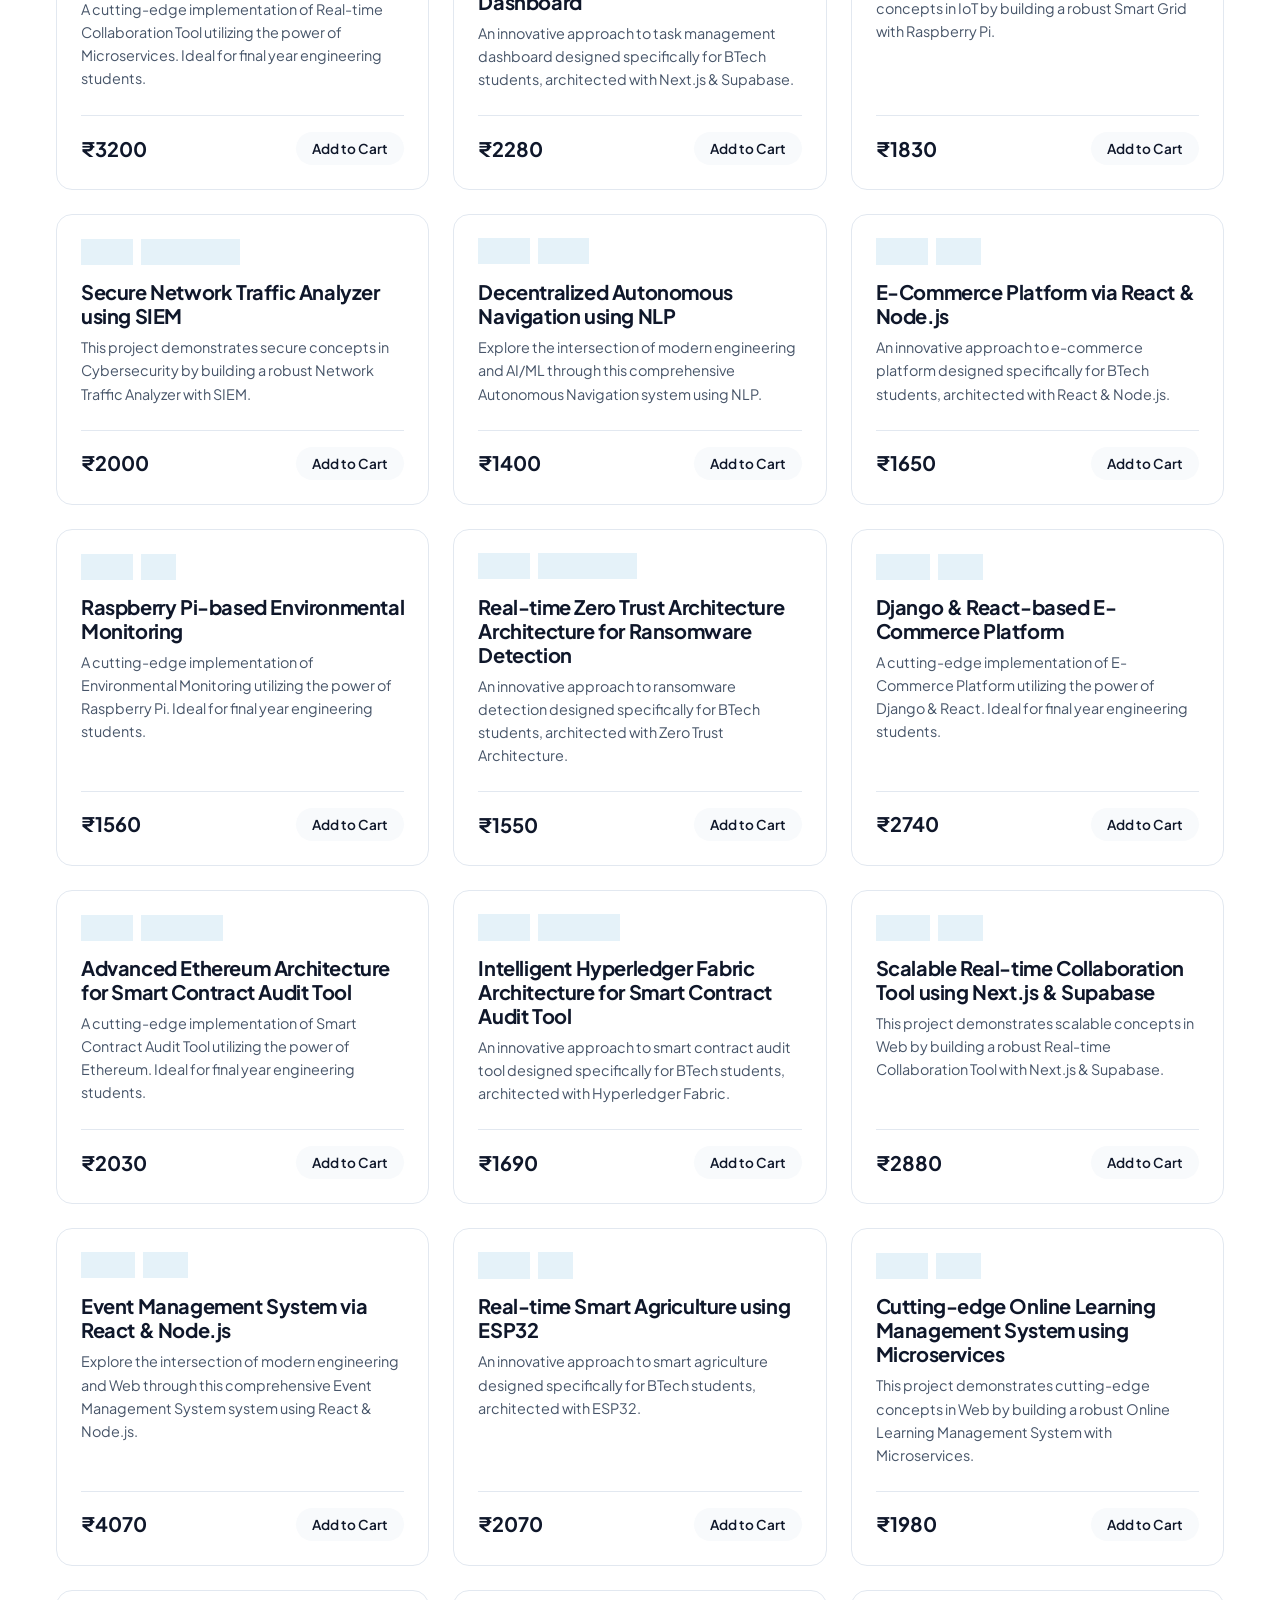
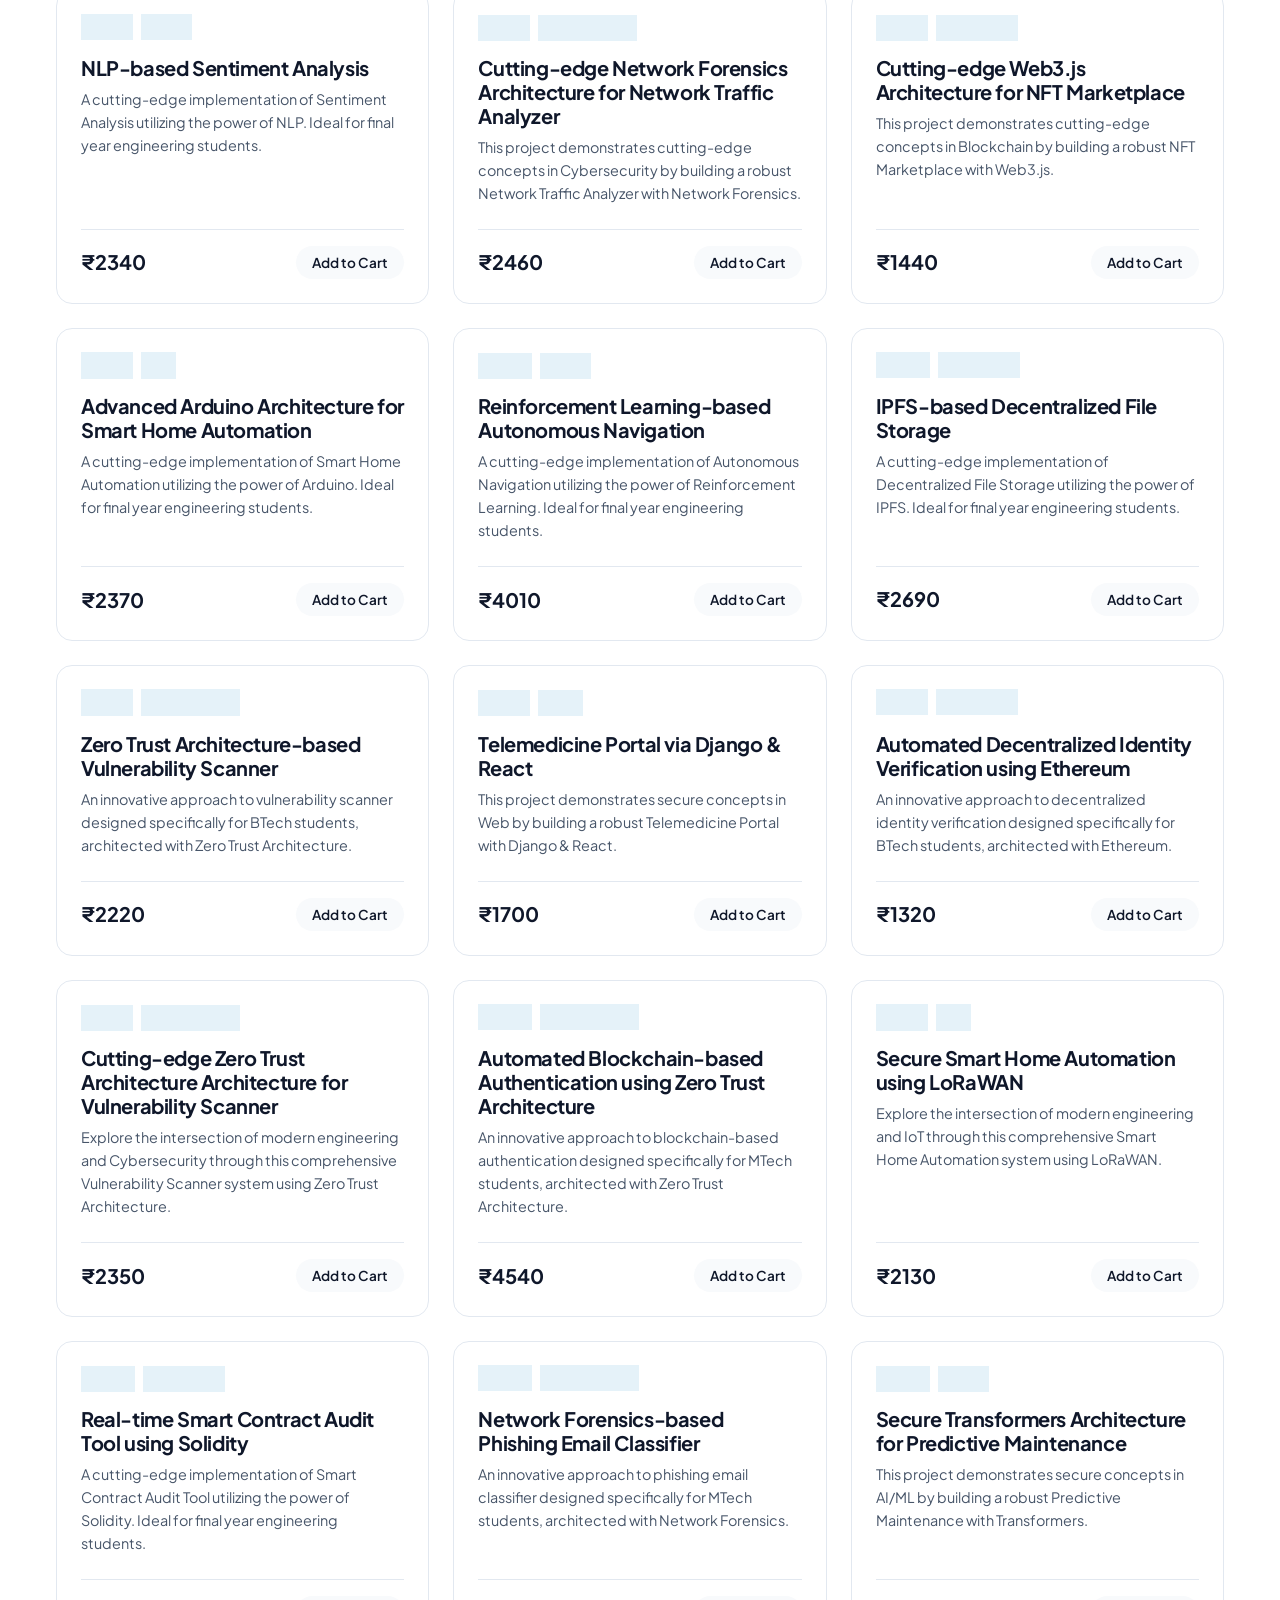
<file: projects.html>
<!DOCTYPE html>
<html lang="en">
<head>
    <meta charset="UTF-8">
    <meta name="viewport" content="width=device-width, initial-scale=1.0">
    <meta name="description" content="PMR&Co Consultancy - Premium BTech & MTech Projects with complete documentation and presentations.">
    <title>PMR&Co Consultancy | Premium Academic Projects</title>
    
    <!-- Google Fonts: Plus Jakarta Sans -->
    <link rel="preconnect" href="https://fonts.googleapis.com">
    <link rel="preconnect" href="https://fonts.gstatic.com" crossorigin>
    <link href="https://fonts.googleapis.com/css2?family=Plus+Jakarta+Sans:wght@300;400;500;600;700&display=swap" rel="stylesheet">
    
    <link rel="stylesheet" href="styles.css">
    <style>
        #project-search:focus {
            border-color: var(--clr-primary);
            box-shadow: 0 0 0 3px rgba(14, 165, 233, 0.2);
        }
    </style>
    <link rel="icon" type="image/png" href="favicon.png">
</head>
<body>
    <!-- Navbar -->
    <header class="navbar">
        <div class="container nav-container">
            <a href="index.html" class="logo">PMR&Co<span>.</span></a>
            <nav class="nav-links">
                <a href="index.html" class="nav-link">Home</a>
                <a href="projects.html" class="nav-link">Projects</a>
                <a href="about.html" class="nav-link">About</a>
                <a href="contact.html" class="nav-link">Contact</a>
            </nav>
            <div class="nav-actions">
                <a href="login.html" class="nav-link" style="margin-right: var(--space-4); font-weight: 600; display: none;">Log In</a>
                <a href="login.html" class="btn btn-primary" style="padding: 0.4rem 1.2rem; font-size: 0.85rem; display: inline-flex; align-items: center; justify-content: center;">Log In</a>
                <button class="cart-btn" id="cart-btn" aria-label="Open cart" style="margin-left: var(--space-2);">
                    <svg width="24" height="24" viewBox="0 0 24 24" fill="none" stroke="currentColor" stroke-width="2" stroke-linecap="round" stroke-linejoin="round">
                        <circle cx="9" cy="21" r="1"></circle>
                        <circle cx="20" cy="21" r="1"></circle>
                        <path d="M1 1h4l2.68 13.39a2 2 0 0 0 2 1.61h9.72a2 2 0 0 0 2-1.61L23 6H6"></path>
                    </svg>
                    <span class="cart-badge" id="cart-badge">0</span>
                </button>
                <button class="mobile-menu-btn" id="mobile-menu-btn" aria-label="Toggle menu">
                    <svg width="24" height="24" viewBox="0 0 24 24" fill="none" stroke="currentColor" stroke-width="2" stroke-linecap="round" stroke-linejoin="round">
                        <line x1="3" y1="12" x2="21" y2="12"></line>
                        <line x1="3" y1="6" x2="21" y2="6"></line>
                        <line x1="3" y1="18" x2="21" y2="18"></line>
                    </svg>
                </button>
            </div>
        </div>
    </header>

    <!-- Main Content -->
    <main>
        <!-- Page Header -->
        <div class="container" style="padding-top: var(--space-24); padding-bottom: var(--space-8); text-align: center;">
            <h1 style="font-size: 3rem; font-weight: 700; margin-bottom: var(--space-4);">All Projects</h1>
            <p style="color: var(--clr-text-secondary); max-width: 600px; margin: 0 auto;">Browse our complete collection of premium BTech and MTech projects.</p>
        </div>

        <!-- Projects Section -->
        <section id="projects" class="projects-section">
            <div class="container">
                <div class="section-header">
                    <h2>Available Projects</h2>
                    <p>Filter by degree or domain to find the perfect project for your requirements.</p>
                </div>
                
                <div class="search-container" style="max-width: 600px; margin: 0 auto var(--space-8) auto; position: relative;">
                    <svg style="position: absolute; left: 16px; top: 50%; transform: translateY(-50%); color: var(--clr-text-secondary);" width="20" height="20" viewBox="0 0 24 24" fill="none" stroke="currentColor" stroke-width="2" stroke-linecap="round" stroke-linejoin="round"><circle cx="11" cy="11" r="8"></circle><line x1="21" y1="21" x2="16.65" y2="16.65"></line></svg>
                    <input type="text" id="project-search" placeholder="Search projects by keyword, technology, or title..." style="width: 100%; padding: 16px 16px 16px 48px; border: 1px solid var(--clr-border); border-radius: var(--radius-full); font-size: 1rem; box-shadow: var(--shadow-sm); outline: none;">
                </div>
                
                <div class="filters">
                    <div class="filter-group">
                        <button class="filter-btn active" data-filter="all">All</button>
                        <button class="filter-btn" data-filter="BTech">BTech</button>
                        <button class="filter-btn" data-filter="MTech">MTech</button>
                    </div>
                    <div class="filter-group">
                        <button class="filter-btn" data-domain="all">All Domains</button>
                        <button class="filter-btn" data-domain="AI/ML">AI/ML</button>
                        <button class="filter-btn" data-domain="IoT">IoT</button>
                        <button class="filter-btn" data-domain="Web">Web Apps</button>
                        <button class="filter-btn" data-domain="Blockchain">Blockchain</button>
                        <button class="filter-btn" data-domain="Cybersecurity">Cybersec</button>
                    </div>
                </div>

                <div class="projects-grid" id="projects-grid">
                    <!-- Products will be dynamically injected here via JS -->
                </div>
            </div>
        </section>
    </main>

    <!-- Footer -->
    <footer class="footer">
        <div class="container footer-container">
            <div class="footer-brand">
                <a href="index.html" class="logo">PMR&Co<span>.</span></a>
                <p>Delivering academic excellence through premium BTech and MTech project solutions.</p>
            </div>
            <div class="footer-links">
                <div class="link-group">
                    <h3>Explore</h3>
                    <a href="projects.html">BTech Projects</a>
                    <a href="projects.html">MTech Projects</a>
                    <a href="about.html">About Us</a>
                </div>
                <div class="link-group">
                    <h3>Legal</h3>
                    <a href="legal.html">Terms of Service</a>
                    <a href="legal.html">Privacy Policy</a>
                    <a href="legal.html">Refund Policy</a>
                </div>
                <div class="link-group">
                    <h3>Contact</h3>
                    <a href="mailto:contact@pmrco.com">contact@pmrco.com</a>
                </div>
            </div>
        </div>
        <div class="container footer-bottom">
            <p>&copy; 2026 PMR&Co Consultancy. All rights reserved.</p>
        </div>
    </footer>

    <!-- Cart Sidebar -->
    <div class="cart-overlay" id="cart-overlay"></div>
    <div class="cart-sidebar" id="cart-sidebar">
        <div class="cart-header">
            <h2>Your Cart</h2>
            <button class="close-cart-btn" id="close-cart-btn">
                <svg width="24" height="24" viewBox="0 0 24 24" fill="none" stroke="currentColor" stroke-width="2" stroke-linecap="round" stroke-linejoin="round">
                    <line x1="18" y1="6" x2="6" y2="18"></line>
                    <line x1="6" y1="6" x2="18" y2="18"></line>
                </svg>
            </button>
        </div>
        <div class="cart-items" id="cart-items">
            <!-- Cart items will be injected here -->
            <div class="empty-cart-msg">Your cart is empty.</div>
        </div>
        <div class="cart-footer">
            <div class="cart-total">
                <span>Total</span>
                <span id="cart-total-price">₹0</span>
            </div>
            <button class="btn btn-primary checkout-btn" id="checkout-btn">Proceed to Checkout</button>
        </div>
    </div>

    <!-- Project Quick View Modal -->
    <div id="quick-view-modal" class="modal-overlay">
        <div class="modal-content">
            <button class="modal-close" id="close-modal-btn">
                <svg width="24" height="24" viewBox="0 0 24 24" fill="none" stroke="currentColor" stroke-width="2" stroke-linecap="round" stroke-linejoin="round">
                    <line x1="18" y1="6" x2="6" y2="18"></line>
                    <line x1="6" y1="6" x2="18" y2="18"></line>
                </svg>
            </button>
            <div class="modal-body">
                <div class="modal-badges" id="modal-badges"></div>
                <h2 id="modal-title" style="margin-bottom: var(--space-4); font-size: 1.75rem;">Project Title</h2>
                <p id="modal-desc" style="color: var(--clr-text-secondary); margin-bottom: var(--space-6); line-height: 1.6;"></p>
                
                <h3 style="font-size: 1.1rem; margin-bottom: var(--space-2);">What's Included:</h3>
                <ul id="modal-features" class="modal-features-list" style="margin-bottom: var(--space-8); padding-left: var(--space-4); color: var(--clr-text-secondary);">
                </ul>
                
                <div class="modal-footer" style="display: flex; align-items: center; justify-content: space-between; border-top: 1px solid var(--clr-border); padding-top: var(--space-6);">
                    <div id="modal-price" style="font-size: 1.5rem; font-weight: 700;">$0</div>
                    <button id="modal-add-cart-btn" class="btn btn-primary" style="padding: 0.75rem 1.5rem;">Add to Cart</button>
                </div>
            </div>
        </div>
    </div>

    <!-- Toast Notifications -->
    <div id="toast-container"></div>

    <!-- Data -->
    <script src="data.js"></script>
    <!-- Logic -->
    <script src="script.js"></script>
</body>
</html>
</file>
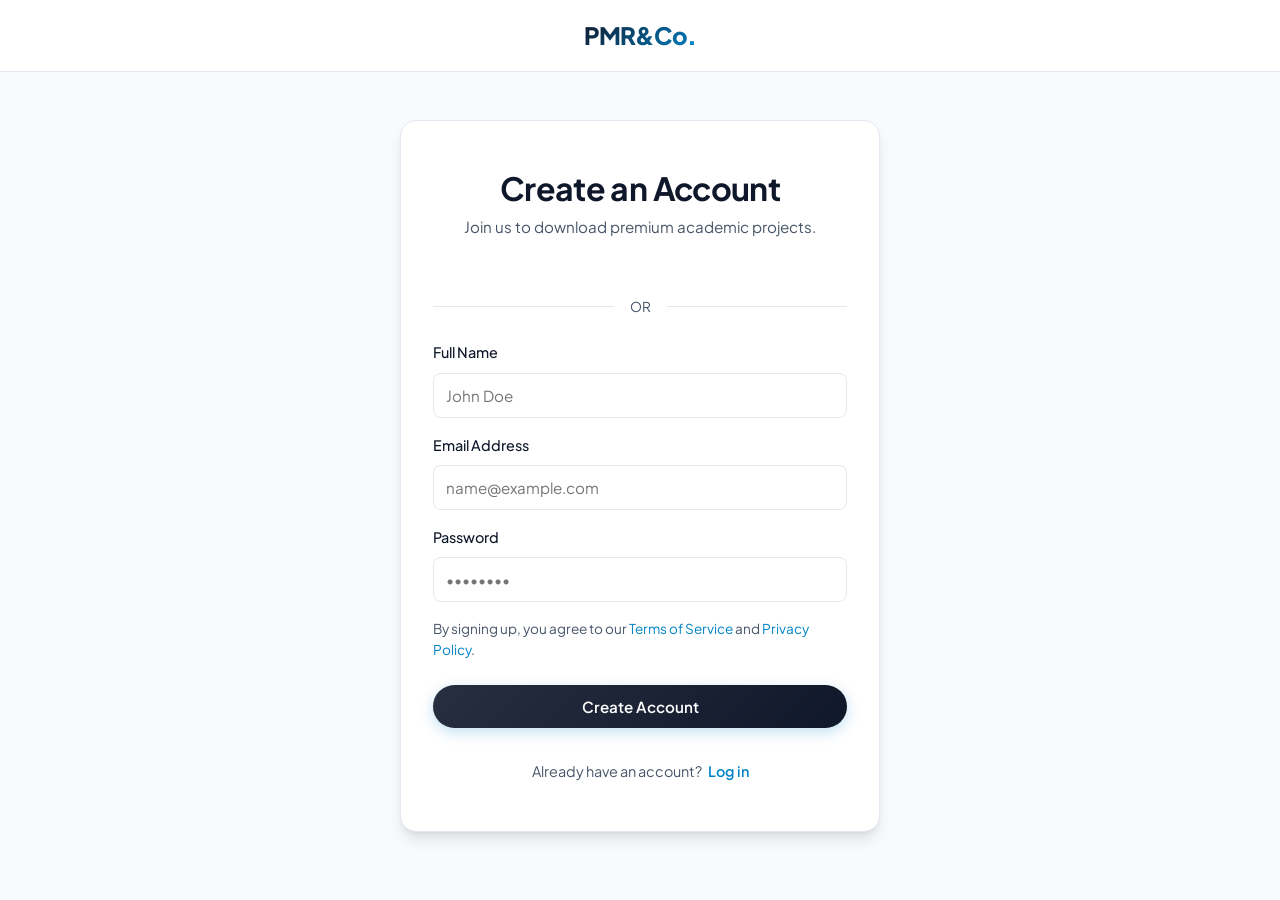
<file: signup.html>
<!DOCTYPE html>
<html lang="en">
<head>
    <meta charset="UTF-8">
    <meta name="viewport" content="width=device-width, initial-scale=1.0">
    <meta name="description" content="Create an account at PMR&Co Consultancy.">
    <title>Sign Up | PMR&Co Consultancy</title>
    <link rel="preconnect" href="https://fonts.googleapis.com">
    <link rel="preconnect" href="https://fonts.gstatic.com" crossorigin>
    <link href="https://fonts.googleapis.com/css2?family=Plus+Jakarta+Sans:wght@300;400;500;600;700&display=swap" rel="stylesheet">
    <link rel="stylesheet" href="styles.css">
    <script src="https://accounts.google.com/gsi/client" async defer></script>
    <link rel="icon" type="image/png" href="favicon.png">
</head>
<body>
    <!-- Minimal Navbar -->
    <header class="navbar" style="position: static; border-bottom: 1px solid var(--clr-border);">
        <div class="container nav-container" style="justify-content: center;">
            <a href="index.html" class="logo">PMR&Co<span>.</span></a>
        </div>
    </header>

    <main class="auth-main">
        <div class="auth-card">
            <div class="auth-header">
                <h1>Create an Account</h1>
                <p>Join us to download premium academic projects.</p>
            </div>

            <div style="display: flex; justify-content: center; margin-bottom: var(--space-4);">
                <div id="g_id_onload"
                     data-client_id="198121120085-1m8i3v8iqr5btth5hbuprros2ff9dhuj.apps.googleusercontent.com"
                     data-context="signup"
                     data-ux_mode="popup"
                     data-callback="handleGoogleCallback"
                     data-auto_prompt="false">
                </div>
                <div class="g_id_signin"
                     data-type="standard"
                     data-shape="rectangular"
                     data-theme="outline"
                     data-text="signup_with"
                     data-size="large"
                     data-logo_alignment="left">
                </div>
            </div>



            <div class="auth-divider">OR</div>

            <div id="error-message" class="auth-error">
                <svg width="20" height="20" viewBox="0 0 24 24" fill="none" stroke="currentColor" stroke-width="2" stroke-linecap="round" stroke-linejoin="round">
                    <circle cx="12" cy="12" r="10"></circle>
                    <line x1="12" y1="8" x2="12" y2="12"></line>
                    <line x1="12" y1="16" x2="12.01" y2="16"></line>
                </svg>
                <span id="error-text">Registration failed.</span>
            </div>

            <form id="signup-form">
                <div class="form-group">
                    <label for="name">Full Name</label>
                    <input type="text" id="name" required placeholder="John Doe">
                </div>
                <div class="form-group">
                    <label for="email">Email Address</label>
                    <input type="email" id="email" required placeholder="name@example.com">
                </div>
                <div class="form-group">
                    <label for="password">Password</label>
                    <input type="password" id="password" required placeholder="••••••••">
                </div>
                <div style="margin-bottom: var(--space-6); font-size: 0.85rem; color: var(--clr-text-secondary);">
                    By signing up, you agree to our <a href="legal.html" style="color: var(--clr-accent);">Terms of Service</a> and <a href="legal.html" style="color: var(--clr-accent);">Privacy Policy</a>.
                </div>
                <button type="submit" class="btn btn-primary" style="width: 100%;">Create Account</button>
            </form>

            <div class="auth-footer">
                Already have an account? <a href="login.html">Log in</a>
            </div>
        </div>
    </main>
    <script>
        async function handleGoogleCallback(response) {
            const errorDiv = document.getElementById('error-message');
            const errorText = document.getElementById('error-text');
            errorDiv.style.display = 'none';

            try {
                const res = await fetch('/api/google-login', {
                    method: 'POST',
                    headers: { 'Content-Type': 'application/json' },
                    body: JSON.stringify({ credential: response.credential })
                });
                
                const data = await res.json();
                
                if (res.ok) {
                    localStorage.setItem('pmr_token', data.token);
                    localStorage.setItem('pmr_user', data.name);
                    const payloadBase64 = data.token.split('.')[1];
                    const decodedJwt = JSON.parse(atob(payloadBase64));
                    localStorage.setItem('pmr_user_email', decodedJwt.email);
                    
                    window.location.href = 'index.html';
                } else {
                    errorText.textContent = data.message;
                    errorDiv.style.display = 'flex';
                }
            } catch (err) {
                errorText.textContent = 'Connection error. Is the server running?';
                errorDiv.style.display = 'flex';
            }
        }

        document.getElementById('signup-form').addEventListener('submit', async (e) => {
            e.preventDefault();
            const btn = e.target.querySelector('button[type="submit"]');
            const errorDiv = document.getElementById('error-message');
            const errorText = document.getElementById('error-text');
            
            btn.innerHTML = 'Creating Account...';
            btn.disabled = true;
            errorDiv.style.display = 'none';

            const payload = {
                name: document.getElementById('name').value,
                email: document.getElementById('email').value,
                password: document.getElementById('password').value
            };

            try {
                const response = await fetch('/api/register', {
                    method: 'POST',
                    headers: { 'Content-Type': 'application/json' },
                    body: JSON.stringify(payload)
                });
                
                const data = await response.json();
                
                if (response.ok) {
                    localStorage.setItem('pmr_token', data.token);
                    localStorage.setItem('pmr_user', data.name);
                    localStorage.setItem('pmr_user_email', document.getElementById('email').value);
                    window.location.href = 'index.html';
                } else {
                    errorText.textContent = data.message;
                    errorDiv.style.display = 'flex';
                    errorDiv.style.animation = 'none';
                    errorDiv.offsetHeight; /* trigger reflow */
                    errorDiv.style.animation = null;
                    
                    btn.innerHTML = 'Create Account';
                    btn.disabled = false;
                }
            } catch (err) {
                errorText.textContent = 'Connection error. Is the server running?';
                errorDiv.style.display = 'flex';
                btn.innerHTML = 'Create Account';
                btn.disabled = false;
            }
        });
    </script>
</body>
</html>
</file>
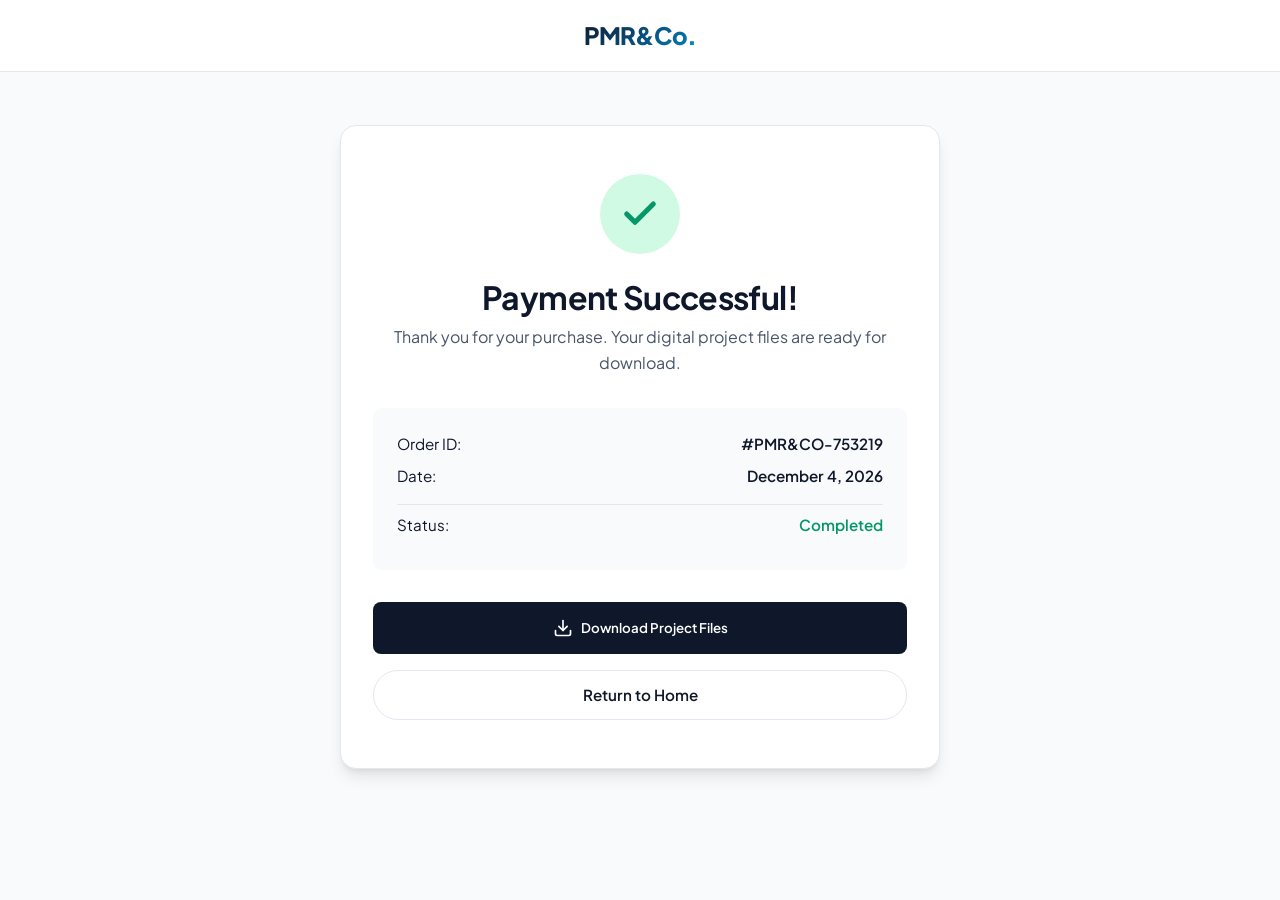
<file: success.html>
<!DOCTYPE html>
<html lang="en">
<head>
    <meta charset="UTF-8">
    <meta name="viewport" content="width=device-width, initial-scale=1.0">
    <meta name="description" content="Order Successful - PMR&Co Consultancy">
    <title>Order Successful | PMR&Co Consultancy</title>
    <link rel="preconnect" href="https://fonts.googleapis.com">
    <link rel="preconnect" href="https://fonts.gstatic.com" crossorigin>
    <link href="https://fonts.googleapis.com/css2?family=Plus+Jakarta+Sans:wght@300;400;500;600;700&display=swap" rel="stylesheet">
    <link rel="stylesheet" href="styles.css">
    <link rel="icon" type="image/png" href="favicon.png">
</head>
<body>
    <header class="navbar" style="position: static; border-bottom: 1px solid var(--clr-border);">
        <div class="container nav-container" style="justify-content: center;">
            <a href="index.html" class="logo">PMR&Co<span>.</span></a>
        </div>
    </header>

    <main class="success-main">
        <div class="success-card">
            <div class="success-icon">
                <svg width="40" height="40" viewBox="0 0 24 24" fill="none" stroke="currentColor" stroke-width="3" stroke-linecap="round" stroke-linejoin="round">
                    <polyline points="20 6 9 17 4 12"></polyline>
                </svg>
            </div>
            
            <h1>Payment Successful!</h1>
            <p>Thank you for your purchase. Your digital project files are ready for download.</p>
            
            <div class="order-details-box">
                <div class="order-detail-row">
                    <span>Order ID:</span>
                    <span id="order-id">#PMR&CO-</span>
                </div>
                <div class="order-detail-row">
                    <span>Date:</span>
                    <span id="order-date"></span>
                </div>
                <div class="order-detail-row" style="margin-top: var(--space-4); padding-top: var(--space-2); border-top: 1px solid var(--clr-border);">
                    <span>Status:</span>
                    <span style="color: #059669;">Completed</span>
                </div>
            </div>

            <button class="download-btn" onclick="alert('Downloading project files archive (.zip)...')">
                <svg width="20" height="20" viewBox="0 0 24 24" fill="none" stroke="currentColor" stroke-width="2" stroke-linecap="round" stroke-linejoin="round">
                    <path d="M21 15v4a2 2 0 0 1-2 2H5a2 2 0 0 1-2-2v-4"></path>
                    <polyline points="7 10 12 15 17 10"></polyline>
                    <line x1="12" y1="15" x2="12" y2="3"></line>
                </svg>
                Download Project Files
            </button>
            
            <a href="index.html" class="btn btn-secondary" style="width: 100%;">Return to Home</a>
        </div>
    </main>

    <script>
        document.addEventListener('DOMContentLoaded', () => {
            // Generate mock order ID and Date
            const randomID = Math.floor(100000 + Math.random() * 900000);
            document.getElementById('order-id').textContent += randomID;
            
            const options = { year: 'numeric', month: 'long', day: 'numeric' };
            document.getElementById('order-date').textContent = new Date().toLocaleDateString('en-US', options);
        });
    </script>
</body>
</html>
</file>
<file: styles.css>
/* ==========================================================================
   CSS Variables & Design System
   ========================================================================== */
:root {
    /* Color Palette */
    --clr-bg: #f8fafc; /* Very light slate for background */
    --clr-surface: #ffffff; /* White for cards and surfaces */
    --clr-text-primary: #0f172a; /* Slate 900 for main text */
    --clr-text-secondary: #475569; /* Slate 600 for secondary text */
    
    --clr-primary: #0f172a; /* Deep Navy/Slate */
    --clr-primary-hover: #1e293b;
    --clr-accent: #0284c7; /* Sky blue accent */
    --clr-accent-hover: #0369a1;
    
    --clr-border: #e2e8f0; /* Slate 200 */
    --clr-border-focus: #cbd5e1;
    
    /* Typography */
    --font-family: 'Plus Jakarta Sans', sans-serif;
    
    /* Spacing */
    --space-1: 0.25rem;
    --space-2: 0.5rem;
    --space-3: 0.75rem;
    --space-4: 1rem;
    --space-6: 1.5rem;
    --space-8: 2rem;
    --space-12: 3rem;
    --space-16: 4rem;
    --space-24: 6rem;
    
    /* Radius */
    --radius-sm: 0.25rem;
    --radius-md: 0.5rem;
    --radius-lg: 0.75rem;
    --radius-xl: 1rem;
    --radius-full: 9999px;
    
    /* Shadows */
    --shadow-sm: 0 1px 2px 0 rgb(0 0 0 / 0.05);
    --shadow-md: 0 4px 6px -1px rgb(0 0 0 / 0.1), 0 2px 4px -2px rgb(0 0 0 / 0.1);
    --shadow-lg: 0 10px 15px -3px rgb(0 0 0 / 0.1), 0 4px 6px -4px rgb(0 0 0 / 0.1);
    
    /* Transitions */
    --transition-fast: 150ms cubic-bezier(0.4, 0, 0.2, 1);
    --transition-normal: 250ms cubic-bezier(0.4, 0, 0.2, 1);
}

/* ==========================================================================
   Reset & Base Styles
   ========================================================================== */
*, *::before, *::after {
    box-sizing: border-box;
    margin: 0;
    padding: 0;
}

html {
    scroll-behavior: smooth;
}

body {
    font-family: var(--font-family);
    background-color: var(--clr-bg);
    color: var(--clr-text-primary);
    line-height: 1.6;
    -webkit-font-smoothing: antialiased;
    overflow-x: hidden;
}

a {
    color: inherit;
    text-decoration: none;
}

button {
    background: none;
    border: none;
    cursor: pointer;
    font-family: inherit;
}

img {
    max-width: 100%;
    display: block;
}

.container {
    width: 100%;
    max-width: 1200px;
    margin: 0 auto;
    padding: 0 var(--space-4);
}

/* ==========================================================================
   Typography
   ========================================================================== */
h1, h2, h3, h4, h5, h6 {
    color: var(--clr-text-primary);
    line-height: 1.2;
    font-weight: 700;
    letter-spacing: -0.02em;
}

/* ==========================================================================
   Buttons
   ========================================================================== */
.btn {
    display: inline-flex;
    align-items: center;
    justify-content: center;
    padding: var(--space-3) var(--space-6);
    border-radius: var(--radius-full);
    font-weight: 600;
    font-size: 0.95rem;
    transition: all var(--transition-fast);
}

.btn-primary {
    background-color: var(--clr-primary);
    color: white;
}

.btn-primary:hover {
    background-color: var(--clr-primary-hover);
    transform: translateY(-1px);
    box-shadow: var(--shadow-md);
}

.btn-secondary {
    background-color: transparent;
    color: var(--clr-primary);
    border: 1px solid var(--clr-border);
}

.btn-secondary:hover {
    border-color: var(--clr-text-secondary);
    background-color: var(--clr-surface);
}

/* ==========================================================================
   Navbar
   ========================================================================== */
.navbar {
    position: fixed;
    top: 0;
    left: 0;
    width: 100%;
    background-color: rgba(255, 255, 255, 0.9);
    backdrop-filter: blur(8px);
    border-bottom: 1px solid var(--clr-border);
    z-index: 100;
    height: 72px;
    display: flex;
    align-items: center;
}

.nav-container {
    display: flex;
    justify-content: space-between;
    align-items: center;
}

.logo {
    font-size: 1.5rem;
    font-weight: 800;
    letter-spacing: -0.04em;
}

.logo span {
    color: var(--clr-accent);
}

.nav-links {
    display: flex;
    gap: var(--space-8);
}

.nav-link {
    font-size: 0.95rem;
    font-weight: 500;
    color: var(--clr-text-secondary);
    transition: color var(--transition-fast);
}

.nav-link:hover {
    color: var(--clr-text-primary);
}

.nav-actions {
    display: flex;
    align-items: center;
    gap: var(--space-4);
}

.cart-btn {
    position: relative;
    color: var(--clr-text-primary);
    padding: var(--space-2);
    border-radius: var(--radius-full);
    transition: background-color var(--transition-fast);
}

.cart-btn:hover {
    background-color: var(--clr-bg);
}

.cart-badge {
    position: absolute;
    top: 0px;
    right: 0px;
    background-color: var(--clr-accent);
    color: white;
    font-size: 0.7rem;
    font-weight: 700;
    width: 18px;
    height: 18px;
    display: flex;
    align-items: center;
    justify-content: center;
    border-radius: var(--radius-full);
    border: 2px solid var(--clr-surface);
}

.mobile-menu-btn {
    display: none;
}

@media (max-width: 768px) {
    .nav-links {
        display: none;
    }
    .mobile-menu-btn {
        display: block;
        padding: var(--space-2);
    }
}

/* ==========================================================================
   Hero Section
   ========================================================================== */
.hero {
    padding-top: calc(72px + var(--space-16));
    padding-bottom: var(--space-24);
    position: relative;
    overflow: hidden;
}

.hero-container {
    display: flex;
    flex-direction: column;
    align-items: center;
    text-align: center;
    position: relative;
    z-index: 2;
}

.hero-badge {
    display: inline-block;
    padding: var(--space-1) var(--space-3);
    background-color: var(--clr-bg);
    border: 1px solid var(--clr-border);
    border-radius: var(--radius-full);
    font-size: 0.85rem;
    font-weight: 600;
    color: var(--clr-text-secondary);
    margin-bottom: var(--space-6);
}

.hero-title {
    font-size: clamp(2.5rem, 5vw, 4rem);
    margin-bottom: var(--space-6);
    max-width: 800px;
}

.hero-title span {
    color: var(--clr-accent);
}

.hero-subtitle {
    font-size: 1.125rem;
    color: var(--clr-text-secondary);
    max-width: 600px;
    margin-bottom: var(--space-8);
}

.hero-actions {
    display: flex;
    gap: var(--space-4);
    justify-content: center;
}

.hero-bg-accent {
    position: absolute;
    top: -20%;
    left: 50%;
    transform: translateX(-50%);
    width: 60vw;
    height: 60vw;
    background: radial-gradient(circle, rgba(2,132,199,0.05) 0%, rgba(255,255,255,0) 70%);
    border-radius: 50%;
    z-index: 1;
    pointer-events: none;
}

/* ==========================================================================
   Projects Section
   ========================================================================== */
.projects-section {
    padding: var(--space-16) 0;
    background-color: var(--clr-surface);
}

.section-header {
    text-align: center;
    margin-bottom: var(--space-12);
}

.section-header h2 {
    font-size: 2rem;
    margin-bottom: var(--space-2);
}

.section-header p {
    color: var(--clr-text-secondary);
}

.filters {
    display: flex;
    flex-wrap: wrap;
    justify-content: center;
    gap: var(--space-4);
    margin-bottom: var(--space-12);
}

.filter-group {
    display: flex;
    gap: var(--space-2);
    padding: var(--space-1);
    background-color: var(--clr-bg);
    border-radius: var(--radius-md);
    border: 1px solid var(--clr-border);
}

.filter-btn {
    padding: var(--space-2) var(--space-4);
    font-size: 0.9rem;
    font-weight: 500;
    color: var(--clr-text-secondary);
    border-radius: var(--radius-sm);
    transition: all var(--transition-fast);
}

.filter-btn:hover {
    color: var(--clr-text-primary);
}

.filter-btn.active {
    background-color: var(--clr-surface);
    color: var(--clr-text-primary);
    box-shadow: var(--shadow-sm);
}

/* Project Grid & Cards */
.projects-grid {
    display: grid;
    grid-template-columns: repeat(auto-fill, minmax(320px, 1fr));
    gap: var(--space-6);
}

.project-card {
    background-color: var(--clr-surface);
    border: 1px solid var(--clr-border);
    border-radius: var(--radius-xl);
    padding: var(--space-6);
    transition: transform var(--transition-normal), box-shadow var(--transition-normal);
    display: flex;
    flex-direction: column;
    cursor: pointer;
}

.project-card:hover {
    transform: translateY(-4px);
    box-shadow: var(--shadow-md);
    border-color: var(--clr-border-focus);
}

.card-tags {
    display: flex;
    gap: var(--space-2);
    margin-bottom: var(--space-4);
}

.tag {
    font-size: 0.75rem;
    font-weight: 600;
    padding: 2px var(--space-2);
    border-radius: var(--radius-full);
    background-color: var(--clr-bg);
    color: var(--clr-text-secondary);
}

.card-title {
    font-size: 1.25rem;
    margin-bottom: var(--space-2);
}

.card-desc {
    color: var(--clr-text-secondary);
    font-size: 0.9rem;
    margin-bottom: var(--space-6);
    flex-grow: 1;
}

.card-footer {
    display: flex;
    justify-content: space-between;
    align-items: center;
    padding-top: var(--space-4);
    border-top: 1px solid var(--clr-border);
}

.card-price {
    font-weight: 700;
    font-size: 1.25rem;
    color: var(--clr-text-primary);
}

.add-cart-btn {
    background-color: var(--clr-bg);
    color: var(--clr-text-primary);
    padding: var(--space-2) var(--space-4);
    border-radius: var(--radius-full);
    font-weight: 600;
    font-size: 0.85rem;
    transition: all var(--transition-fast);
}

.add-cart-btn:hover {
    background-color: var(--clr-primary);
    color: white;
}

/* ==========================================================================
   Footer
   ========================================================================== */
.footer {
    background-color: var(--clr-bg);
    padding-top: var(--space-16);
    border-top: 1px solid var(--clr-border);
}

.footer-container {
    display: grid;
    grid-template-columns: 1fr 2fr;
    gap: var(--space-12);
    margin-bottom: var(--space-12);
}

.footer-brand p {
    color: var(--clr-text-secondary);
    margin-top: var(--space-4);
    max-width: 300px;
}

.footer-links {
    display: grid;
    grid-template-columns: repeat(3, 1fr);
    gap: var(--space-8);
}

.link-group h3 {
    font-size: 1rem;
    margin-bottom: var(--space-4);
}

.link-group a {
    display: block;
    color: var(--clr-text-secondary);
    margin-bottom: var(--space-2);
    font-size: 0.9rem;
    transition: color var(--transition-fast);
}

.link-group a:hover {
    color: var(--clr-primary);
}

.footer-bottom {
    padding: var(--space-6) 0;
    border-top: 1px solid var(--clr-border);
    text-align: center;
    color: var(--clr-text-secondary);
    font-size: 0.9rem;
}

@media (max-width: 768px) {
    .footer-container {
        grid-template-columns: 1fr;
    }
    .footer-links {
        grid-template-columns: 1fr 1fr;
    }
}

/* ==========================================================================
   Cart Sidebar
   ========================================================================== */
.cart-overlay {
    position: fixed;
    top: 0;
    left: 0;
    width: 100%;
    height: 100%;
    background-color: rgba(15, 23, 42, 0.4);
    backdrop-filter: blur(4px);
    z-index: 200;
    opacity: 0;
    visibility: hidden;
    transition: all var(--transition-normal);
}

.cart-overlay.active {
    opacity: 1;
    visibility: visible;
}

.cart-sidebar {
    position: fixed;
    top: 0;
    right: -400px;
    width: 100%;
    max-width: 400px;
    height: 100%;
    background-color: var(--clr-surface);
    z-index: 201;
    display: flex;
    flex-direction: column;
    box-shadow: var(--shadow-lg);
    transition: right var(--transition-normal);
}

.cart-sidebar.active {
    right: 0;
}

.cart-header {
    padding: var(--space-6);
    border-bottom: 1px solid var(--clr-border);
    display: flex;
    justify-content: space-between;
    align-items: center;
}

.close-cart-btn {
    color: var(--clr-text-secondary);
    transition: color var(--transition-fast);
}

.close-cart-btn:hover {
    color: var(--clr-text-primary);
}

.cart-items {
    flex-grow: 1;
    overflow-y: auto;
    padding: var(--space-6);
    display: flex;
    flex-direction: column;
    gap: var(--space-4);
}

.cart-item {
    display: flex;
    justify-content: space-between;
    align-items: center;
    padding-bottom: var(--space-4);
    border-bottom: 1px solid var(--clr-border);
}

.cart-item-info h4 {
    font-size: 0.95rem;
    margin-bottom: var(--space-1);
}

.cart-item-info p {
    color: var(--clr-text-secondary);
    font-size: 0.85rem;
}

.remove-item-btn {
    color: #ef4444;
    font-size: 0.85rem;
    font-weight: 500;
}

.cart-footer {
    padding: var(--space-6);
    border-top: 1px solid var(--clr-border);
}

.cart-total {
    display: flex;
    justify-content: space-between;
    align-items: center;
    font-size: 1.25rem;
    font-weight: 700;
    margin-bottom: var(--space-6);
}

.checkout-btn {
    width: 100%;
}

.empty-cart-msg {
    text-align: center;
    color: var(--clr-text-secondary);
    margin-top: var(--space-8);
}

/* ==========================================================================
   Modal
   ========================================================================== */
.modal-overlay {
    position: fixed;
    top: 0;
    left: 0;
    width: 100%;
    height: 100%;
    background-color: rgba(15, 23, 42, 0.4);
    backdrop-filter: blur(4px);
    z-index: 300;
    opacity: 0;
    visibility: hidden;
    display: flex;
    align-items: center;
    justify-content: center;
    padding: var(--space-4);
    transition: all var(--transition-normal);
}

.modal-overlay.active {
    opacity: 1;
    visibility: visible;
}

.modal-content {
    background-color: var(--clr-surface);
    width: 100%;
    max-width: 600px;
    border-radius: var(--radius-xl);
    max-height: 90vh;
    overflow-y: auto;
    position: relative;
    transform: scale(0.95);
    transition: transform var(--transition-normal);
}

.modal-overlay.active .modal-content {
    transform: scale(1);
}

.modal-header {
    padding: var(--space-6);
    border-bottom: 1px solid var(--clr-border);
    display: flex;
    justify-content: space-between;
    align-items: flex-start;
}

.modal-title {
    font-size: 1.5rem;
    margin-bottom: var(--space-2);
}

.close-modal-btn {
    color: var(--clr-text-secondary);
    padding: var(--space-1);
}

.modal-body {
    padding: var(--space-6);
}

.modal-features {
    margin: var(--space-6) 0;
    background-color: var(--clr-bg);
    padding: var(--space-4);
    border-radius: var(--radius-md);
}

.modal-features h4 {
    margin-bottom: var(--space-2);
    font-size: 0.95rem;
}

.modal-features ul {
    list-style-position: inside;
    color: var(--clr-text-secondary);
    font-size: 0.9rem;
}

.modal-footer {
    padding: var(--space-6);
    border-top: 1px solid var(--clr-border);
    display: flex;
    justify-content: space-between;
    align-items: center;
    background-color: var(--clr-bg);
    border-bottom-left-radius: var(--radius-xl);
    border-bottom-right-radius: var(--radius-xl);
}

/* ==========================================================================
   Page Headers
   ========================================================================== */
.page-header {
    padding-top: calc(72px + var(--space-12));
    padding-bottom: var(--space-12);
    background-color: var(--clr-primary);
    color: white;
    text-align: center;
}
.page-header h1 {
    color: white;
    font-size: 2.5rem;
    margin-bottom: var(--space-4);
}
.page-header p {
    color: #cbd5e1;
    font-size: 1.1rem;
}

/* ==========================================================================
   About Section
   ========================================================================== */
.about-section {
    padding: var(--space-16) 0;
    background-color: var(--clr-surface);
}
.about-content {
    max-width: 800px;
    margin: 0 auto;
}
.about-content h2 {
    font-size: 1.75rem;
    margin-top: var(--space-8);
    margin-bottom: var(--space-4);
    color: var(--clr-primary);
}
.about-content h2:first-child {
    margin-top: 0;
}
.about-content p {
    color: var(--clr-text-secondary);
    margin-bottom: var(--space-4);
    font-size: 1.05rem;
}
.about-content ul {
    list-style-position: inside;
    margin-bottom: var(--space-6);
    color: var(--clr-text-secondary);
}
.about-content li {
    margin-bottom: var(--space-2);
}

/* ==========================================================================
   Contact Section
   ========================================================================== */
.contact-section {
    padding: var(--space-16) 0;
    background-color: var(--clr-surface);
}
.contact-grid {
    display: grid;
    grid-template-columns: 1fr 1fr;
    gap: var(--space-12);
}
@media (max-width: 768px) {
    .contact-grid {
        grid-template-columns: 1fr;
    }
}
.contact-info h2 {
    font-size: 2rem;
    margin-bottom: var(--space-4);
}
.contact-info p {
    color: var(--clr-text-secondary);
    margin-bottom: var(--space-8);
}
.contact-details {
    display: flex;
    flex-direction: column;
    gap: var(--space-4);
}
.contact-item {
    display: flex;
    flex-direction: column;
    gap: var(--space-1);
}
.contact-item strong {
    color: var(--clr-text-primary);
}
.contact-item a, .contact-item span {
    color: var(--clr-text-secondary);
}

/* ==========================================================================
   Contact Form
   ========================================================================== */
.contact-form-container {
    background-color: var(--clr-bg);
    padding: var(--space-8);
    border-radius: var(--radius-xl);
    border: 1px solid var(--clr-border);
}
.form-group {
    margin-bottom: var(--space-4);
}
.form-group label {
    display: block;
    margin-bottom: var(--space-2);
    font-weight: 500;
    font-size: 0.9rem;
}
.form-group input, .form-group textarea {
    width: 100%;
    padding: var(--space-3);
    border: 1px solid var(--clr-border);
    border-radius: var(--radius-md);
    font-family: inherit;
    font-size: 0.95rem;
    transition: border-color var(--transition-fast);
}
.form-group input:focus, .form-group textarea:focus {
    outline: none;
    border-color: var(--clr-accent);
    box-shadow: 0 0 0 2px rgba(2, 132, 199, 0.2);
}

/* ==========================================================================
   Checkout Page
   ========================================================================== */
.checkout-main {
    padding: var(--space-12) 0 var(--space-24);
}
.checkout-header {
    text-align: center;
    margin-bottom: var(--space-12);
}
.checkout-header h1 {
    font-size: 2.5rem;
    margin-bottom: var(--space-2);
}
.checkout-header p {
    color: var(--clr-text-secondary);
}
.checkout-grid {
    display: flex;
    flex-wrap: wrap;
    gap: var(--space-8);
    justify-content: center;
    align-items: stretch;
    max-width: 900px;
    margin: 0 auto;
}
.checkout-card {
    flex: 1;
    min-width: 320px;
    background-color: var(--clr-surface);
    padding: var(--space-8);
    border-radius: var(--radius-xl);
    border: 1px solid var(--clr-border);
    box-shadow: var(--shadow-sm);
    display: flex;
    flex-direction: column;
}
.checkout-card h2 {
    font-size: 1.5rem;
    margin-bottom: var(--space-2);
}
.checkout-subtitle {
    color: var(--clr-text-secondary);
    font-size: 0.9rem;
    margin-bottom: var(--space-6);
}
.checkout-divider {
    display: flex;
    align-items: center;
    color: var(--clr-text-secondary);
    font-weight: 600;
}
@media (max-width: 768px) {
    .checkout-divider {
        width: 100%;
        justify-content: center;
        padding: var(--space-4) 0;
    }
}
.secure-badge {
    margin-top: auto;
    padding-top: var(--space-8);
    display: flex;
    align-items: center;
    justify-content: center;
    gap: var(--space-2);
    color: #059669;
    font-size: 0.85rem;
    font-weight: 500;
}

/* ==========================================================================
   Auth Pages (Login, Signup, Forgot Password)
   ========================================================================== */
.auth-main {
    min-height: calc(100vh - 150px);
    display: flex;
    align-items: center;
    justify-content: center;
    padding: var(--space-12) var(--space-4);
    background-color: var(--clr-bg);
}
.auth-card {
    background-color: var(--clr-surface);
    width: 100%;
    max-width: 480px;
    padding: var(--space-12) var(--space-8);
    border-radius: var(--radius-xl);
    border: 1px solid var(--clr-border);
    box-shadow: var(--shadow-lg);
}
.auth-header {
    text-align: center;
    margin-bottom: var(--space-8);
}
.auth-header h1 {
    font-size: 2rem;
    margin-bottom: var(--space-2);
}
.auth-header p {
    color: var(--clr-text-secondary);
    font-size: 0.95rem;
}
.auth-divider {
    display: flex;
    align-items: center;
    text-align: center;
    margin: var(--space-6) 0;
    color: var(--clr-text-secondary);
    font-size: 0.85rem;
}
.auth-divider::before, .auth-divider::after {
    content: '';
    flex: 1;
    border-bottom: 1px solid var(--clr-border);
}
.auth-divider::before {
    margin-right: var(--space-4);
}
.auth-divider::after {
    margin-left: var(--space-4);
}
.social-login-btn {
    display: flex;
    align-items: center;
    justify-content: center;
    gap: var(--space-3);
    width: 100%;
    padding: var(--space-3);
    background-color: var(--clr-surface);
    border: 1px solid var(--clr-border);
    border-radius: var(--radius-md);
    font-weight: 600;
    font-size: 0.95rem;
    color: var(--clr-text-primary);
    transition: all var(--transition-fast);
    margin-bottom: var(--space-3);
}
.social-login-btn:hover {
    background-color: var(--clr-bg);
    border-color: var(--clr-border-focus);
}
.auth-footer {
    text-align: center;
    margin-top: var(--space-8);
    font-size: 0.9rem;
    color: var(--clr-text-secondary);
}
.auth-footer a {
    color: var(--clr-accent);
    font-weight: 600;
    margin-left: var(--space-1);
}
.auth-footer a:hover {
    text-decoration: underline;
}
.auth-error {
    display: none;
    align-items: center;
    gap: var(--space-3);
    padding: var(--space-3) var(--space-4);
    background-color: #fef2f2;
    border: 1px solid #f87171;
    color: #b91c1c;
    border-radius: var(--radius-md);
    margin-bottom: var(--space-6);
    font-size: 0.9rem;
    font-weight: 500;
    animation: shake 0.4s ease-in-out;
}
@keyframes shake {
    0%, 100% { transform: translateX(0); }
    25% { transform: translateX(-4px); }
    50% { transform: translateX(4px); }
    75% { transform: translateX(-4px); }
}

/* ==========================================================================
   Payment Page
   ========================================================================== */
.payment-grid {
    display: grid;
    grid-template-columns: 2fr 1fr;
    gap: var(--space-8);
    max-width: 1000px;
    margin: 0 auto;
}
@media (max-width: 768px) {
    .payment-grid {
        grid-template-columns: 1fr;
    }
}
.payment-section {
    background-color: var(--clr-surface);
    padding: var(--space-8);
    border-radius: var(--radius-xl);
    border: 1px solid var(--clr-border);
    margin-bottom: var(--space-6);
}
.payment-section h2 {
    font-size: 1.25rem;
    margin-bottom: var(--space-6);
    padding-bottom: var(--space-4);
    border-bottom: 1px solid var(--clr-border);
}
.form-row {
    display: grid;
    grid-template-columns: 1fr 1fr;
    gap: var(--space-4);
}
.payment-methods {
    display: flex;
    flex-direction: column;
    gap: var(--space-4);
}
.payment-method {
    display: flex;
    align-items: center;
    gap: var(--space-3);
    padding: var(--space-4);
    border: 1px solid var(--clr-border);
    border-radius: var(--radius-md);
    cursor: pointer;
    transition: all var(--transition-fast);
}
.payment-method:hover {
    border-color: var(--clr-accent);
    background-color: var(--clr-bg);
}
.payment-method input[type="radio"] {
    accent-color: var(--clr-accent);
    transform: scale(1.2);
}
.order-summary-card {
    background-color: var(--clr-bg);
    padding: var(--space-6);
    border-radius: var(--radius-xl);
    border: 1px solid var(--clr-border);
    position: sticky;
    top: 100px;
}
.summary-item {
    display: flex;
    justify-content: space-between;
    margin-bottom: var(--space-3);
    font-size: 0.95rem;
}
.summary-item.total {
    font-weight: 700;
    font-size: 1.25rem;
    border-top: 1px solid var(--clr-border);
    padding-top: var(--space-4);
    margin-top: var(--space-4);
}

/* ==========================================================================
   Success Page
   ========================================================================== */
.success-main {
    min-height: calc(100vh - 150px);
    display: flex;
    align-items: center;
    justify-content: center;
    padding: var(--space-12) var(--space-4);
}
.success-card {
    background-color: var(--clr-surface);
    width: 100%;
    max-width: 600px;
    padding: var(--space-12) var(--space-8);
    border-radius: var(--radius-xl);
    border: 1px solid var(--clr-border);
    box-shadow: var(--shadow-lg);
    text-align: center;
}
.success-icon {
    display: inline-flex;
    align-items: center;
    justify-content: center;
    width: 80px;
    height: 80px;
    background-color: #d1fae5;
    color: #059669;
    border-radius: var(--radius-full);
    margin-bottom: var(--space-6);
}
.success-card h1 {
    font-size: 2rem;
    margin-bottom: var(--space-2);
}
.success-card p {
    color: var(--clr-text-secondary);
    margin-bottom: var(--space-8);
}
.order-details-box {
    background-color: var(--clr-bg);
    padding: var(--space-6);
    border-radius: var(--radius-md);
    margin-bottom: var(--space-8);
    text-align: left;
}
.order-detail-row {
    display: flex;
    justify-content: space-between;
    margin-bottom: var(--space-2);
    font-size: 0.95rem;
}
.order-detail-row span:last-child {
    font-weight: 600;
}
.download-btn {
    display: flex;
    align-items: center;
    justify-content: center;
    gap: var(--space-2);
    width: 100%;
    padding: var(--space-4);
    background-color: var(--clr-primary);
    color: white;
    border-radius: var(--radius-md);
    font-weight: 600;
    transition: all var(--transition-fast);
    margin-bottom: var(--space-4);
}
.download-btn:hover {
    background-color: var(--clr-primary-hover);
    transform: translateY(-2px);
    box-shadow: var(--shadow-md);
}

/* ==========================================================================
   Profile Page
   ========================================================================== */
.profile-main {
    padding: var(--space-12) 0 var(--space-24);
}
.profile-header {
    background-color: var(--clr-surface);
    padding: var(--space-8);
    border-radius: var(--radius-xl);
    border: 1px solid var(--clr-border);
    margin-bottom: var(--space-8);
    display: flex;
    align-items: center;
    gap: var(--space-6);
}
.profile-avatar {
    width: 80px;
    height: 80px;
    background-color: var(--clr-bg);
    border-radius: var(--radius-full);
    display: flex;
    align-items: center;
    justify-content: center;
    font-size: 2rem;
    color: var(--clr-accent);
    font-weight: 700;
}
.profile-info h1 {
    font-size: 1.75rem;
    margin-bottom: var(--space-1);
}
.profile-info p {
    color: var(--clr-text-secondary);
}
.history-section {
    background-color: var(--clr-surface);
    padding: var(--space-8);
    border-radius: var(--radius-xl);
    border: 1px solid var(--clr-border);
}
.history-section h2 {
    font-size: 1.5rem;
    margin-bottom: var(--space-6);
    padding-bottom: var(--space-4);
    border-bottom: 1px solid var(--clr-border);
}
.order-card {
    border: 1px solid var(--clr-border);
    border-radius: var(--radius-lg);
    margin-bottom: var(--space-6);
    overflow: hidden;
}
.order-header {
    background-color: var(--clr-bg);
    padding: var(--space-4) var(--space-6);
    display: flex;
    justify-content: space-between;
    align-items: center;
    border-bottom: 1px solid var(--clr-border);
}
.order-meta {
    display: flex;
    gap: var(--space-8);
}
.meta-item {
    display: flex;
    flex-direction: column;
}
.meta-label {
    font-size: 0.8rem;
    color: var(--clr-text-secondary);
    text-transform: uppercase;
    letter-spacing: 0.05em;
    margin-bottom: 2px;
}
.meta-value {
    font-weight: 600;
    font-size: 0.95rem;
}
.order-body {
    padding: var(--space-6);
}
.purchased-item {
    display: flex;
    justify-content: space-between;
    align-items: center;
    padding-bottom: var(--space-4);
    margin-bottom: var(--space-4);
    border-bottom: 1px solid var(--clr-border);
}
.purchased-item:last-child {
    border-bottom: none;
    margin-bottom: 0;
    padding-bottom: 0;
}
.item-title {
    font-weight: 600;
    margin-bottom: var(--space-1);
}
/* ==========================================================================
   UI Polish (Modal, Toasts, Glassmorphism)
   ========================================================================== */

/* Toast Notification */
#toast-container {
    position: fixed;
    bottom: var(--space-8);
    left: 50%;
    transform: translateX(-50%);
    display: flex;
    flex-direction: column;
    gap: var(--space-3);
    z-index: 2000;
    pointer-events: none;
}
.toast {
    background-color: var(--clr-text-primary);
    color: var(--clr-bg);
    padding: var(--space-3) var(--space-6);
    border-radius: var(--radius-full);
    font-size: 0.95rem;
    font-weight: 500;
    box-shadow: 0 10px 25px -5px rgba(0, 0, 0, 0.2);
    display: flex;
    align-items: center;
    gap: var(--space-3);
    animation: toastSlideUp 0.3s cubic-bezier(0.175, 0.885, 0.32, 1.275) forwards;
}
.toast.hiding {
    animation: toastFadeOut 0.3s ease-in forwards;
}
@keyframes toastSlideUp {
    from { opacity: 0; transform: translateY(20px); }
    to { opacity: 1; transform: translateY(0); }
}
@keyframes toastFadeOut {
    from { opacity: 1; transform: translateY(0); }
    to { opacity: 0; transform: translateY(10px); }
}

/* Modal Enhancements */
.modal-overlay {
    position: fixed;
    top: 0; left: 0; right: 0; bottom: 0;
    background-color: rgba(0, 0, 0, 0.6);
    backdrop-filter: blur(4px);
    display: none;
    align-items: center;
    justify-content: center;
    z-index: 1000;
    opacity: 0;
    transition: opacity 0.3s ease;
}
.modal-overlay.active {
    display: flex;
    opacity: 1;
}
.modal-content {
    background-color: var(--clr-bg);
    border-radius: var(--radius-xl);
    width: 100%;
    max-width: 600px;
    position: relative;
    transform: scale(0.95) translateY(20px);
    transition: all 0.3s cubic-bezier(0.175, 0.885, 0.32, 1.275);
    box-shadow: 0 25px 50px -12px rgba(0, 0, 0, 0.25);
    padding: var(--space-8);
}
.modal-overlay.active .modal-content {
    transform: scale(1) translateY(0);
}
.modal-close {
    position: absolute;
    top: var(--space-4);
    right: var(--space-4);
    background: none;
    border: none;
    color: var(--clr-text-secondary);
    cursor: pointer;
    padding: var(--space-2);
    border-radius: var(--radius-full);
    transition: all var(--transition-fast);
}
.modal-close:hover {
    background-color: var(--clr-surface);
    color: var(--clr-text-primary);
    transform: rotate(90deg);
}
.modal-badges {
    display: flex;
    gap: var(--space-2);
    margin-bottom: var(--space-3);
}

/* Glassmorphism Navbar */
.navbar {
    transition: all 0.3s ease;
}
.navbar.scrolled {
    background-color: rgba(255, 255, 255, 0.85);
    backdrop-filter: blur(12px);
    -webkit-backdrop-filter: blur(12px);
    box-shadow: 0 4px 20px -2px rgba(0,0,0,0.05);
}

/* Project Card Micro-interactions */
.project-card {
    transition: all 0.3s cubic-bezier(0.165, 0.84, 0.44, 1);
}
.project-card:hover {
    transform: translateY(-8px);
    box-shadow: 0 20px 25px -5px rgba(0, 0, 0, 0.1), 0 10px 10px -5px rgba(0, 0, 0, 0.04);
}
.project-card:active {
    transform: translateY(-2px);
}

/* ==========================================================================
   Global Beautification & Animations (Modern SaaS Aesthetic)
   ========================================================================== */

/* Custom Sleek Scrollbar */
::-webkit-scrollbar {
    width: 10px;
    height: 10px;
}
::-webkit-scrollbar-track {
    background: var(--clr-bg);
}
::-webkit-scrollbar-thumb {
    background: #cbd5e1;
    border-radius: var(--radius-full);
}
::-webkit-scrollbar-thumb:hover {
    background: #94a3b8;
}

/* ==========================================================================
   Global Beautification & Animations (Modern SaaS Aesthetic)
   ========================================================================== */

/* Custom Sleek Scrollbar */
::-webkit-scrollbar {
    width: 10px;
    height: 10px;
}
::-webkit-scrollbar-track {
    background: var(--clr-bg);
}
::-webkit-scrollbar-thumb {
    background: #cbd5e1;
    border-radius: var(--radius-full);
}
::-webkit-scrollbar-thumb:hover {
    background: #94a3b8;
}

/* Hero Section Mesh Gradient Upgrade */
.hero {
    position: relative;
    overflow: hidden;
    background: radial-gradient(circle at 15% 50%, rgba(2, 132, 199, 0.08), transparent 25%),
                radial-gradient(circle at 85% 30%, rgba(15, 23, 42, 0.06), transparent 25%);
    background-color: var(--clr-bg);
}
.hero::before {
    content: '';
    position: absolute;
    top: -50%;
    left: -50%;
    width: 200%;
    height: 200%;
    background: radial-gradient(circle, rgba(255,255,255,0.8) 0%, transparent 60%);
    opacity: 0.5;
    pointer-events: none;
}

/* Hero Title Gradient Text */
.hero-title span {
    background: linear-gradient(135deg, var(--clr-primary) 0%, var(--clr-accent) 100%);
    -webkit-background-clip: text;
    -webkit-text-fill-color: transparent;
    background-clip: text;
}

/* Button Glow & Hover Micro-interactions */
.btn-primary {
    position: relative;
    overflow: hidden;
    z-index: 1;
    box-shadow: 0 4px 14px 0 rgba(2, 132, 199, 0.25);
    transition: all 0.3s ease;
}
.btn-primary:hover {
    transform: translateY(-2px);
    box-shadow: 0 6px 20px rgba(2, 132, 199, 0.35);
}
.btn-primary::before {
    content: '';
    position: absolute;
    top: 0; left: 0; right: 0; bottom: 0;
    background: linear-gradient(135deg, rgba(255,255,255,0.1), transparent);
    z-index: -1;
}

/* Project Card Staggered Fade In Animation */
@keyframes fadeInUp {
    from {
        opacity: 0;
        transform: translateY(20px);
    }
    to {
        opacity: 1;
        transform: translateY(0);
    }
}
.project-card {
    animation: fadeInUp 0.6s cubic-bezier(0.165, 0.84, 0.44, 1) both;
}
.project-card:nth-child(1) { animation-delay: 0.05s; }
.project-card:nth-child(2) { animation-delay: 0.10s; }
.project-card:nth-child(3) { animation-delay: 0.15s; }
.project-card:nth-child(4) { animation-delay: 0.20s; }
.project-card:nth-child(5) { animation-delay: 0.25s; }
.project-card:nth-child(6) { animation-delay: 0.30s; }
.project-card:nth-child(7) { animation-delay: 0.35s; }
.project-card:nth-child(8) { animation-delay: 0.40s; }

/* Enhanced Badges */
.hero-badge, .tag {
    backdrop-filter: blur(8px);
    background-color: rgba(2, 132, 199, 0.1);
    border: 1px solid rgba(2, 132, 199, 0.2);
    color: var(--clr-accent);
    font-weight: 600;
}

/* Nav Logo Gradient */
.logo {
    background: linear-gradient(135deg, var(--clr-primary) 0%, var(--clr-accent) 100%);
    -webkit-background-clip: text;
    -webkit-text-fill-color: transparent;
    background-clip: text;
    font-weight: 800;
}
.logo span {
    -webkit-text-fill-color: var(--clr-accent);
}
</file>
